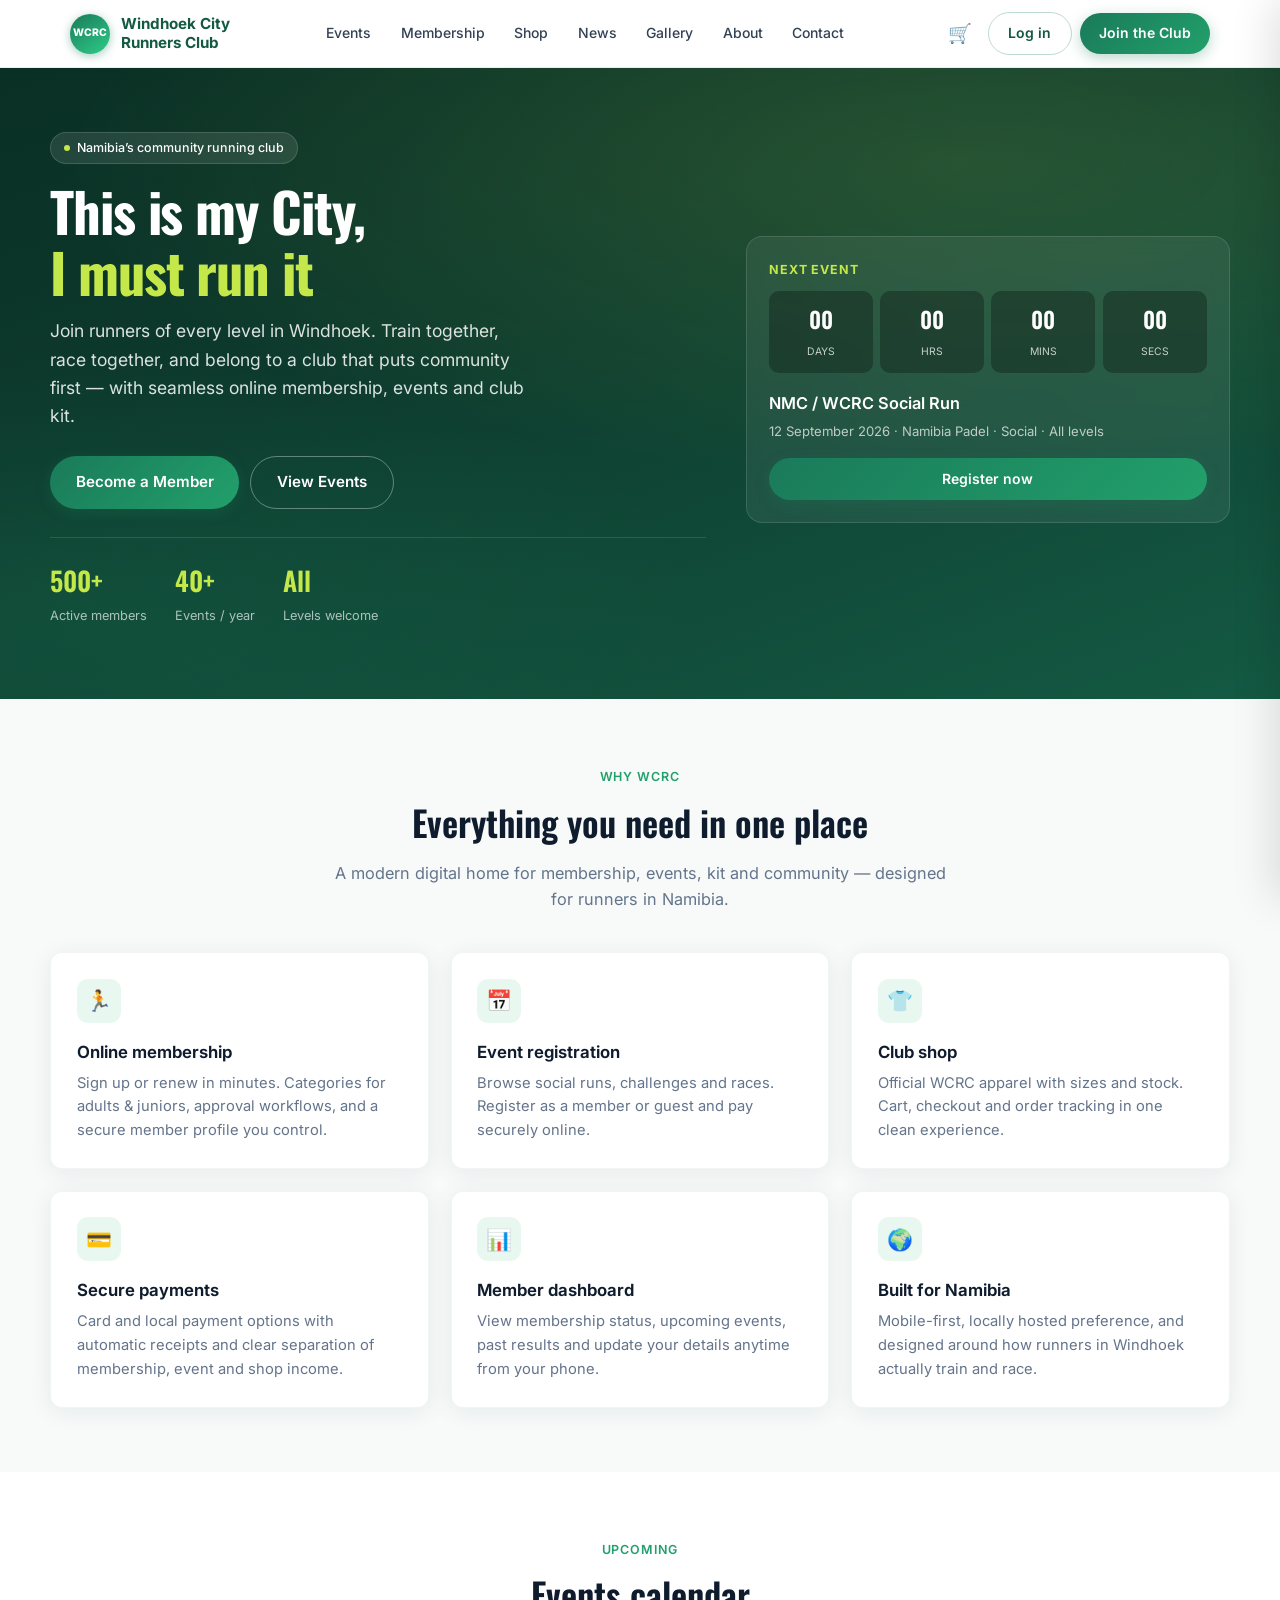
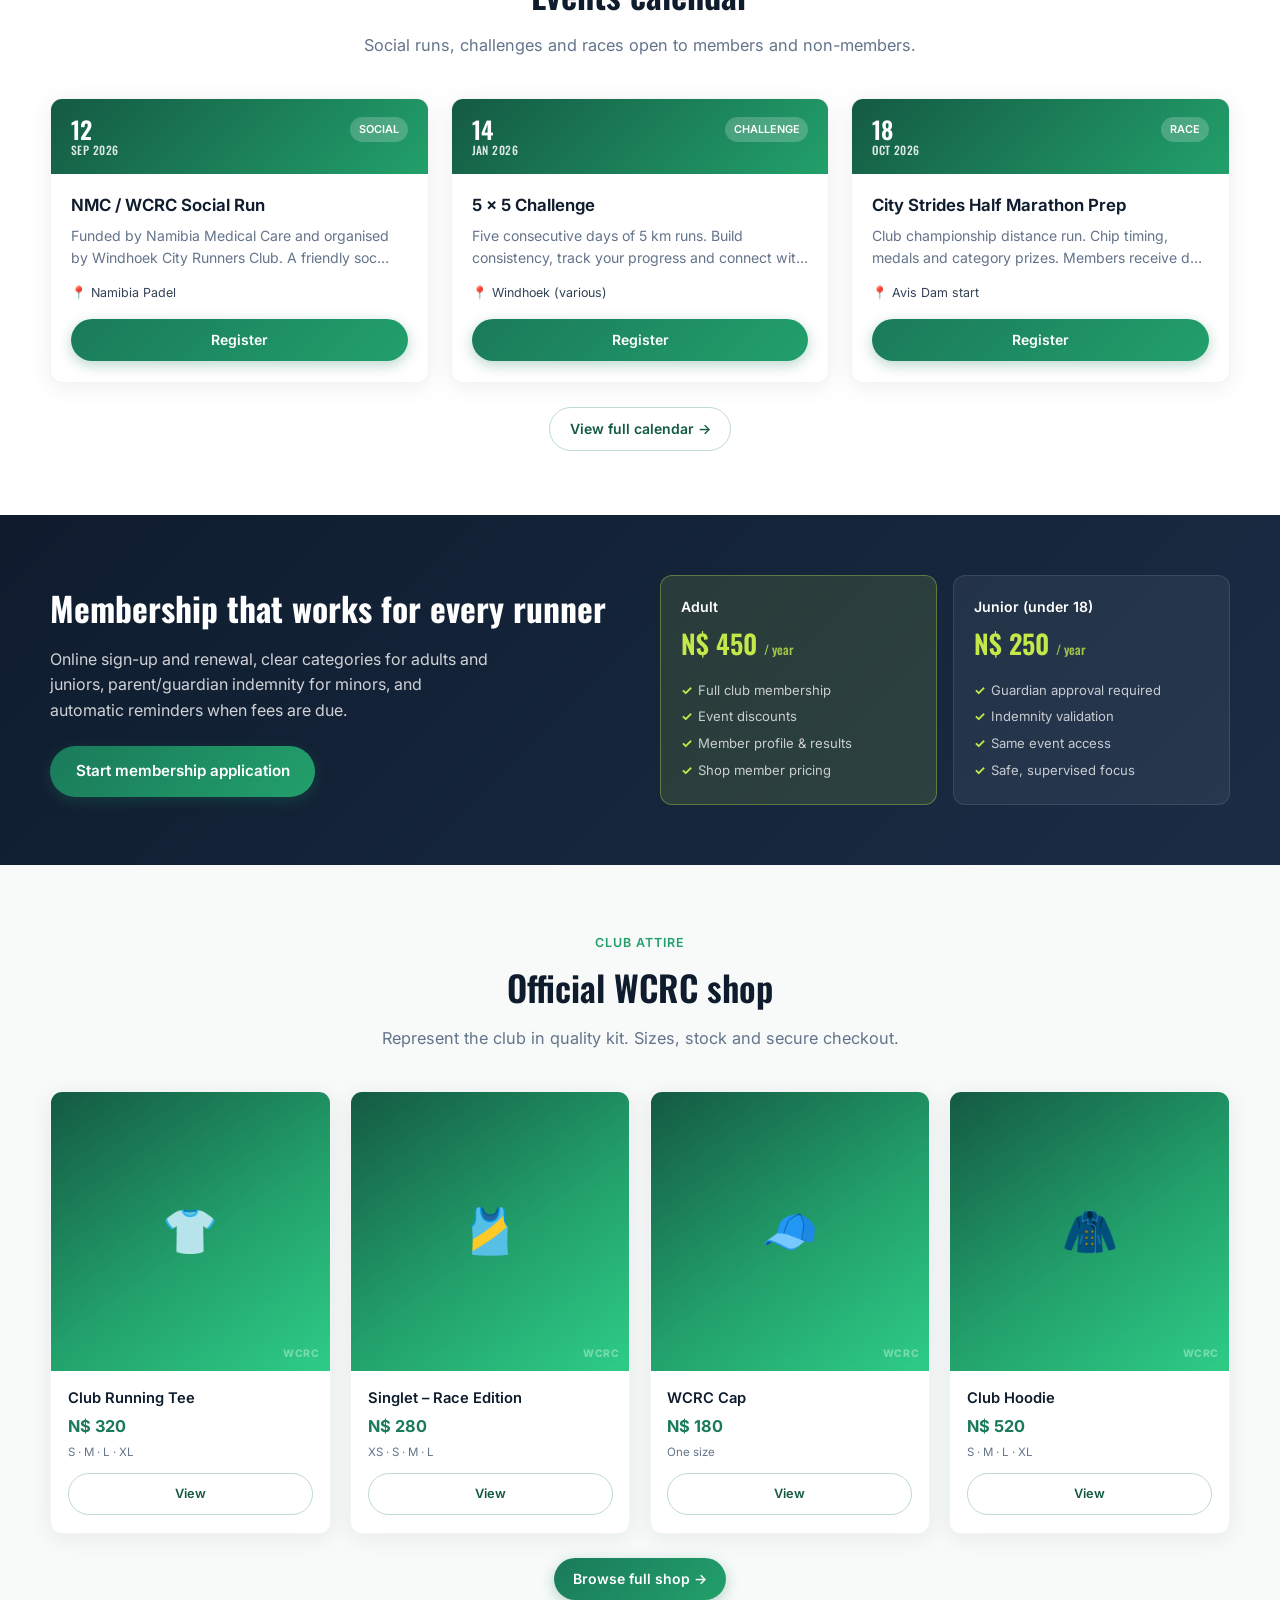
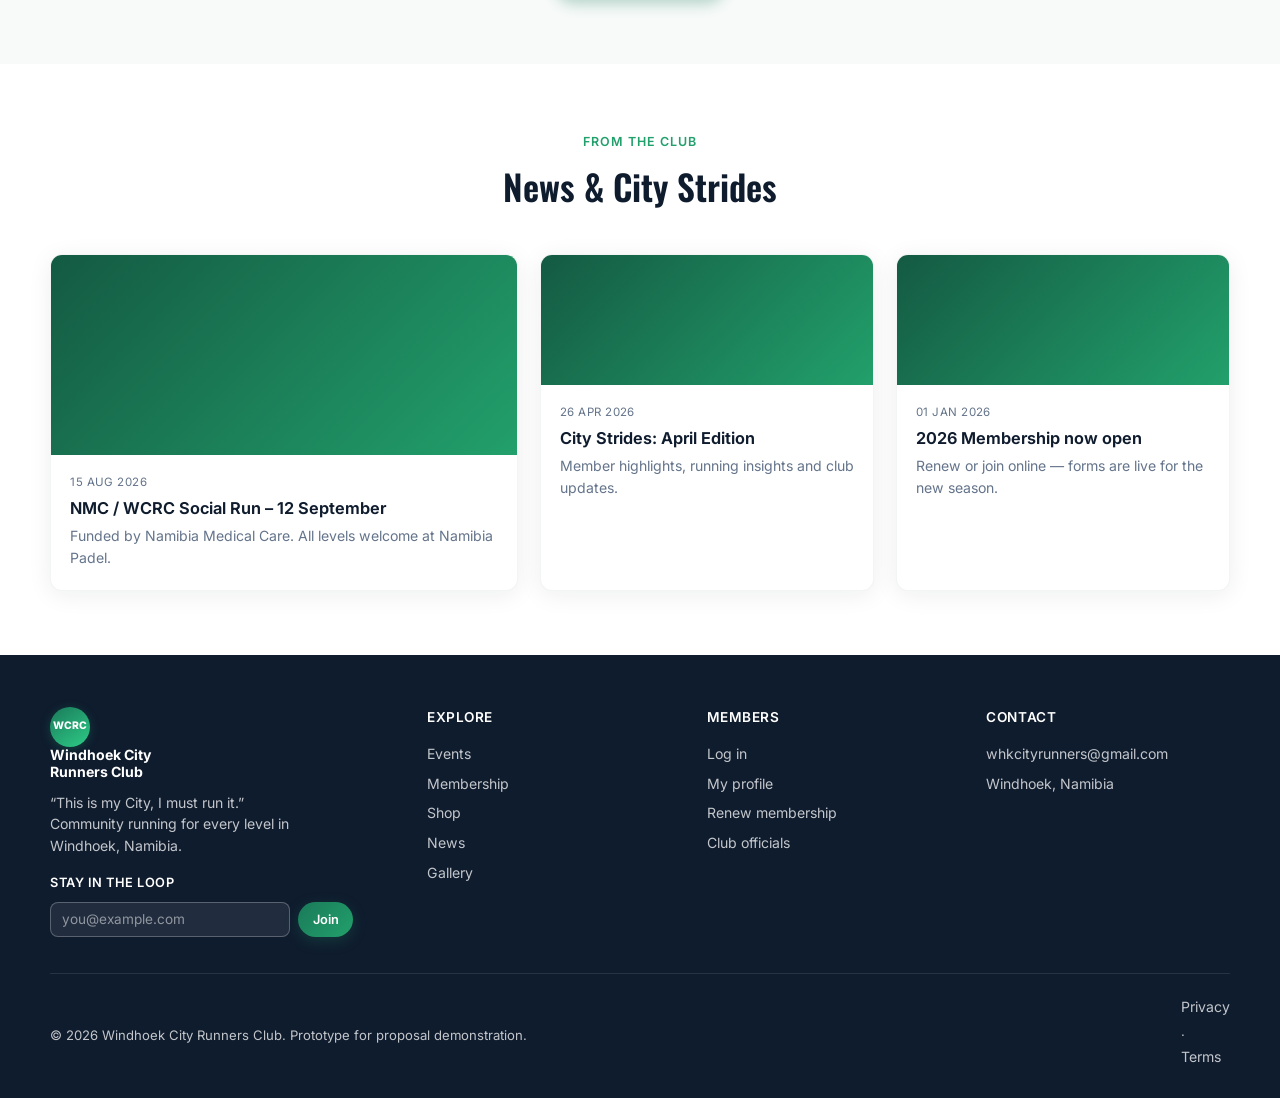
<file: wcrc-full-site/index.html>
<!DOCTYPE html>
<html lang="en">
<head>
  <meta charset="UTF-8" />
  <meta name="viewport" content="width=device-width, initial-scale=1.0" />
  <link rel="icon" type="image/svg+xml" href="data:image/svg+xml,%3Csvg xmlns='http://www.w3.org/2000/svg' viewBox='0 0 64 64'%3E%3Ccircle cx='32' cy='32' r='32' fill='%231a7a5a'/%3E%3Ctext x='32' y='42' font-family='Arial,sans-serif' font-size='28' font-weight='bold' fill='%23c4e84a' text-anchor='middle'%3EW%3C/text%3E%3C/svg%3E" />
  <title>Windhoek City Runners Club | This is my City, I must run it</title>
  <meta name="description" content="Join Windhoek City Runners Club – membership, events, club attire and community running in Namibia." />
  <link rel="preconnect" href="https://fonts.googleapis.com" />
  <link rel="preconnect" href="https://fonts.gstatic.com" crossorigin />
  <link href="https://fonts.googleapis.com/css2?family=Inter:wght@400;500;600;700;800&family=Oswald:wght@500;600;700&display=swap" rel="stylesheet" />
  <link rel="stylesheet" href="css/styles.css" />
</head>
<body>
  <header class="header">
    <div class="header-inner">
      <a href="index.html" class="logo">
        <div class="logo-mark">WCRC</div>
        <span>Windhoek City<br>Runners Club</span>
      </a>
      <nav class="nav">
        <a href="events.html">Events</a>
        <a href="membership.html">Membership</a>
        <a href="shop.html">Shop</a>
        <a href="news.html">News</a>
        <a href="gallery.html">Gallery</a>
        <a href="about.html">About</a>
        <a href="contact.html">Contact</a>
      </nav>
      <div class="header-actions">
        <button class="cart-btn" data-open-cart aria-label="Cart">🛒 <span class="cart-count">0</span></button>
        <a href="login.html" class="btn btn-ghost" data-auth="guest">Log in</a>
        <a href="dashboard.html" class="btn btn-ghost" data-auth="member" style="display:none">My account</a>
        <a href="membership.html" class="btn btn-primary" data-auth="guest">Join the Club</a>
        <button class="menu-toggle" aria-label="Menu"><span></span><span></span><span></span></button>
      </div>
    </div>
  </header>
  <div class="mobile-nav" id="mobile-nav">
    <a href="events.html">Events</a>
    <a href="membership.html">Membership</a>
    <a href="shop.html">Shop</a>
    <a href="news.html">News</a>
    <a href="gallery.html">Gallery</a>
    <a href="about.html">About</a>
    <a href="contact.html">Contact</a>
    <a href="login.html" data-auth="guest">Log in</a>
    <a href="dashboard.html" data-auth="member">My account</a>
    <a href="membership.html" class="btn btn-primary" style="margin-top:0.5rem">Join the Club</a>
  </div>

  <section class="hero">
    <div class="hero-inner">
      <div>
        <div class="hero-badge"><i></i> Namibia’s community running club</div>
        <h1>This is my City,<br><em>I must run it</em></h1>
        <p class="hero-lead">
          Join runners of every level in Windhoek. Train together, race together, and belong to a club that puts community first — with seamless online membership, events and club kit.
        </p>
        <div class="hero-ctas">
          <a href="membership.html" class="btn btn-primary btn-lg">Become a Member</a>
          <a href="events.html" class="btn btn-ghost btn-lg" style="border-color:rgba(255,255,255,0.35);color:white">View Events</a>
        </div>
        <div class="hero-stats">
          <div class="hero-stat"><strong>500+</strong><span>Active members</span></div>
          <div class="hero-stat"><strong>40+</strong><span>Events / year</span></div>
          <div class="hero-stat"><strong>All</strong><span>Levels welcome</span></div>
        </div>
      </div>
      <div class="hero-card">
        <h3>Next event</h3>
        <div class="countdown">
          <div class="countdown-item"><strong id="cd-d">19</strong><span>Days</span></div>
          <div class="countdown-item"><strong id="cd-h">06</strong><span>Hrs</span></div>
          <div class="countdown-item"><strong id="cd-m">00</strong><span>Mins</span></div>
          <div class="countdown-item"><strong id="cd-s">00</strong><span>Secs</span></div>
        </div>
        <div class="event-title">NMC / WCRC Social Run</div>
        <div class="event-meta">12 September 2026 · Namibia Padel · Social · All levels</div>
        <a href="event-detail.html?id=nmc-sep" class="btn btn-primary btn-block">Register now</a>
      </div>
    </div>
  </section>

  <section>
    <div class="section-inner">
      <div class="section-header">
        <span class="eyebrow">Why WCRC</span>
        <h2>Everything you need in one place</h2>
        <p>A modern digital home for membership, events, kit and community — designed for runners in Namibia.</p>
      </div>
      <div class="features">
        <div class="feature-card">
          <div class="feature-icon">🏃</div>
          <h3>Online membership</h3>
          <p>Sign up or renew in minutes. Categories for adults & juniors, approval workflows, and a secure member profile you control.</p>
        </div>
        <div class="feature-card">
          <div class="feature-icon">📅</div>
          <h3>Event registration</h3>
          <p>Browse social runs, challenges and races. Register as a member or guest and pay securely online.</p>
        </div>
        <div class="feature-card">
          <div class="feature-icon">👕</div>
          <h3>Club shop</h3>
          <p>Official WCRC apparel with sizes and stock. Cart, checkout and order tracking in one clean experience.</p>
        </div>
        <div class="feature-card">
          <div class="feature-icon">💳</div>
          <h3>Secure payments</h3>
          <p>Card and local payment options with automatic receipts and clear separation of membership, event and shop income.</p>
        </div>
        <div class="feature-card">
          <div class="feature-icon">📊</div>
          <h3>Member dashboard</h3>
          <p>View membership status, upcoming events, past results and update your details anytime from your phone.</p>
        </div>
        <div class="feature-card">
          <div class="feature-icon">🌍</div>
          <h3>Built for Namibia</h3>
          <p>Mobile-first, locally hosted preference, and designed around how runners in Windhoek actually train and race.</p>
        </div>
      </div>
    </div>
  </section>

  <section style="background:white">
    <div class="section-inner">
      <div class="section-header">
        <span class="eyebrow">Upcoming</span>
        <h2>Events calendar</h2>
        <p>Social runs, challenges and races open to members and non-members.</p>
      </div>
      <div class="events-grid" id="home-events"></div>
      <div class="text-center mt-2">
        <a href="events.html" class="btn btn-ghost">View full calendar →</a>
      </div>
    </div>
  </section>

  <section class="membership-band">
    <div class="membership-inner">
      <div>
        <h2>Membership that works for every runner</h2>
        <p>Online sign-up and renewal, clear categories for adults and juniors, parent/guardian indemnity for minors, and automatic reminders when fees are due.</p>
        <a href="membership.html" class="btn btn-primary btn-lg">Start membership application</a>
      </div>
      <div class="pricing-cards">
        <div class="price-card featured">
          <h4>Adult</h4>
          <div class="amount">N$ 450 <small>/ year</small></div>
          <ul>
            <li>Full club membership</li>
            <li>Event discounts</li>
            <li>Member profile & results</li>
            <li>Shop member pricing</li>
          </ul>
        </div>
        <div class="price-card">
          <h4>Junior (under 18)</h4>
          <div class="amount">N$ 250 <small>/ year</small></div>
          <ul>
            <li>Guardian approval required</li>
            <li>Indemnity validation</li>
            <li>Same event access</li>
            <li>Safe, supervised focus</li>
          </ul>
        </div>
      </div>
    </div>
  </section>

  <section>
    <div class="section-inner">
      <div class="section-header">
        <span class="eyebrow">Club attire</span>
        <h2>Official WCRC shop</h2>
        <p>Represent the club in quality kit. Sizes, stock and secure checkout.</p>
      </div>
      <div class="shop-grid" id="home-shop"></div>
      <div class="text-center mt-2">
        <a href="shop.html" class="btn btn-primary">Browse full shop →</a>
      </div>
    </div>
  </section>

  <section style="background:white">
    <div class="section-inner">
      <div class="section-header">
        <span class="eyebrow">From the club</span>
        <h2>News & City Strides</h2>
      </div>
      <div class="news-grid">
        <article class="news-card featured">
          <div class="news-img"></div>
          <div class="news-body">
            <div class="news-date">15 Aug 2026</div>
            <h3>NMC / WCRC Social Run – 12 September</h3>
            <p>Funded by Namibia Medical Care. All levels welcome at Namibia Padel.</p>
          </div>
        </article>
        <article class="news-card">
          <div class="news-img"></div>
          <div class="news-body">
            <div class="news-date">26 Apr 2026</div>
            <h3>City Strides: April Edition</h3>
            <p>Member highlights, running insights and club updates.</p>
          </div>
        </article>
        <article class="news-card">
          <div class="news-img"></div>
          <div class="news-body">
            <div class="news-date">01 Jan 2026</div>
            <h3>2026 Membership now open</h3>
            <p>Renew or join online — forms are live for the new season.</p>
          </div>
        </article>
      </div>
    </div>
  </section>

  <footer class="footer">
    <div class="footer-inner">
      <div class="footer-brand">
        <a href="index.html" class="logo" style="color:white">
          <div class="logo-mark">WCRC</div>
          <span>Windhoek City<br>Runners Club</span>
        </a>
        <p>“This is my City, I must run it.” Community running for every level in Windhoek, Namibia.</p>
        <form class="footer-newsletter" data-newsletter-form>
          <label style="display:block;color:white;font-size:0.8rem;font-weight:600;margin:1rem 0 0.5rem;text-transform:uppercase;letter-spacing:0.04em">Stay in the loop</label>
          <div style="display:flex;gap:0.5rem;max-width:280px">
            <input type="email" required placeholder="you@example.com" style="flex:1;padding:0.55rem 0.7rem;border-radius:8px;border:1px solid rgba(255,255,255,0.25);background:rgba(255,255,255,0.08);color:white;font-size:0.85rem" />
            <button type="submit" class="btn btn-primary" style="padding:0.55rem 0.9rem;font-size:0.8rem">Join</button>
          </div>
          <p class="footer-newsletter-ok hidden" style="color:var(--lime);font-size:0.78rem;margin-top:0.5rem">Thanks — you're subscribed! (prototype)</p>
        </form>
      </div>
      <div>
        <h4>Explore</h4>
        <a href="events.html">Events</a>
        <a href="membership.html">Membership</a>
        <a href="shop.html">Shop</a>
        <a href="news.html">News</a>
        <a href="gallery.html">Gallery</a>
      </div>
      <div>
        <h4>Members</h4>
        <a href="login.html">Log in</a>
        <a href="dashboard.html">My profile</a>
        <a href="membership.html">Renew membership</a>
        <a href="admin.html">Club officials</a>
      </div>
      <div>
        <h4>Contact</h4>
        <a href="mailto:whkcityrunners@gmail.com">whkcityrunners@gmail.com</a>
        <a href="contact.html">Windhoek, Namibia</a>
      </div>
    </div>
    <div class="footer-bottom">
      <span>© 2026 Windhoek City Runners Club. Prototype for proposal demonstration.</span>
      <span><a href="privacy.html">Privacy</a> · <a href="terms.html">Terms</a></span>
    </div>
  </footer>

  <!-- Cart drawer -->
  <div class="cart-overlay" id="cart-overlay"></div>
  <div class="cart-drawer" id="cart-drawer">
    <div class="cart-header">
      <h3>Your cart</h3>
      <button class="cart-close" id="cart-close">×</button>
    </div>
    <div class="cart-items" id="cart-items"></div>
    <div class="cart-footer hidden" id="cart-footer">
      <div class="cart-total"><span>Total</span><span id="cart-total-amount">N$ 0</span></div>
      <button class="btn btn-primary btn-block" id="checkout-btn">Checkout</button>
    </div>
  </div>

  <script src="js/app.js"></script>
  <script>
    WCRC.initCountdown('2026-09-12T08:00:00+02:00');
    // Home events
    document.getElementById('home-events').innerHTML = WCRC.EVENTS.slice(0, 3).map(e => `
      <article class="event-card">
        <div class="event-card-top">
          <div class="event-date">${e.displayDate.split(' ')[0]}<span>${e.displayDate.split(' ').slice(1).join(' ')}</span></div>
          <span class="event-badge">${e.type}</span>
        </div>
        <div class="event-card-body">
          <h3>${e.title}</h3>
          <p>${e.description.slice(0, 90)}…</p>
          <div class="meta"><span>📍 ${e.location}</span></div>
          <a href="event-detail.html?id=${e.id}" class="btn btn-primary">Register</a>
        </div>
      </article>
    `).join('');
    // Home shop
    document.getElementById('home-shop').innerHTML = WCRC.PRODUCTS.slice(0, 4).map(p => `
      <div class="product-card">
        <div class="product-img">${p.emoji}</div>
        <div class="product-body">
          <h3>${p.name}</h3>
          <div class="price">N$ ${p.price}</div>
          <div class="sizes">${p.sizes.join(' · ')}</div>
          <a href="shop.html" class="btn btn-ghost btn-block" style="font-size:0.8rem">View</a>
        </div>
      </div>
    `).join('');
  </script>
</body>
</html>
</file>
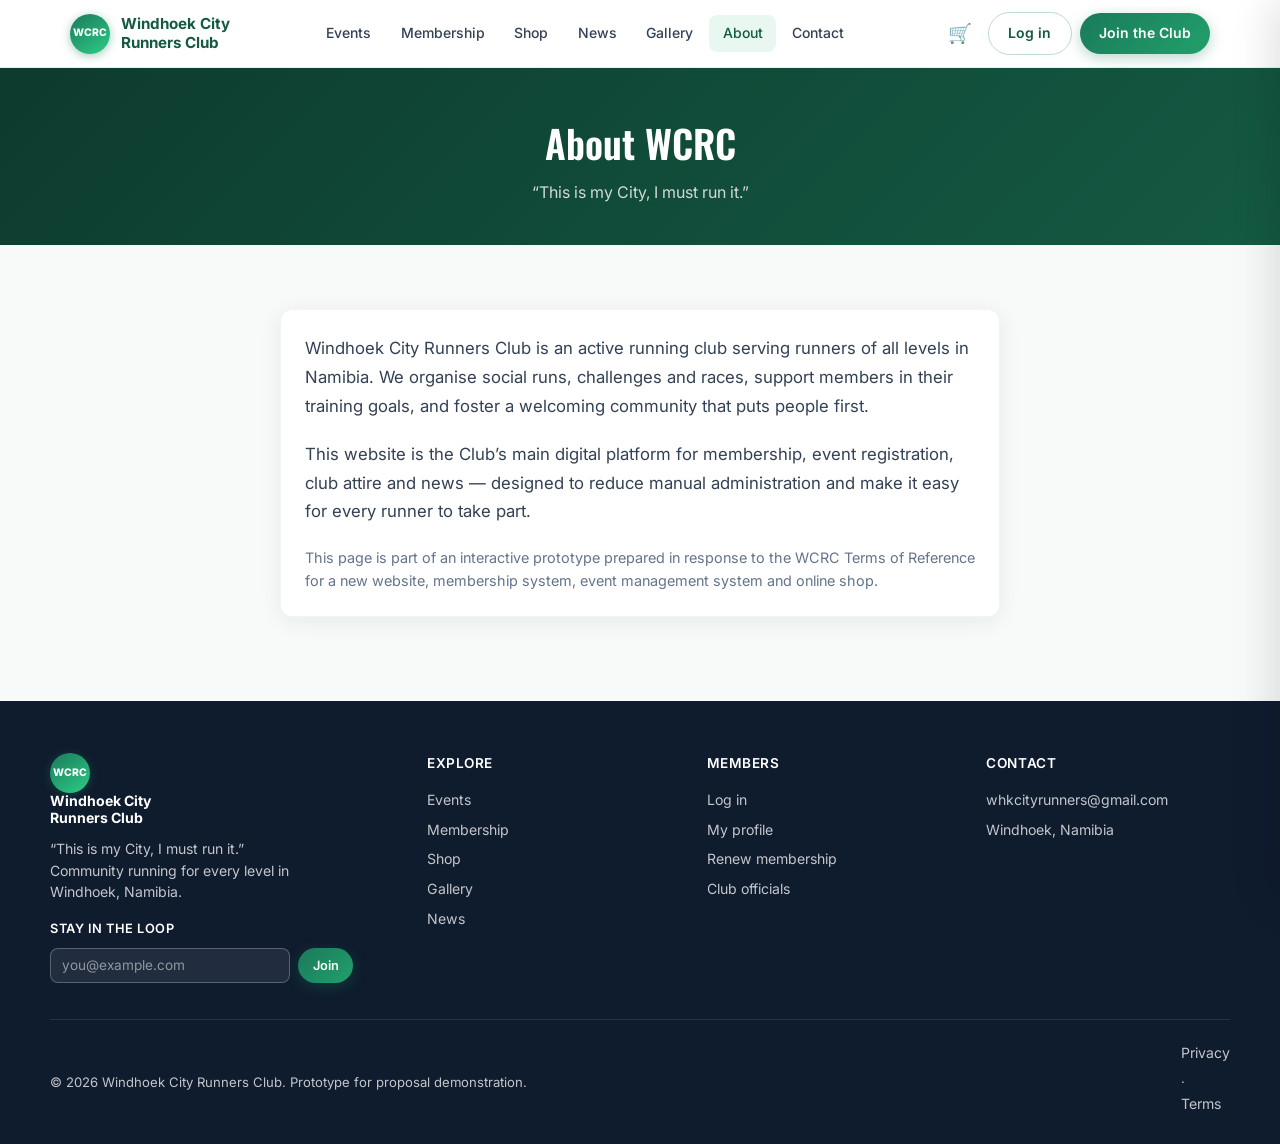
<file: wcrc-full-site/about.html>
<!DOCTYPE html>
<html lang="en">
<head>
  <meta charset="UTF-8" />
  <meta name="viewport" content="width=device-width, initial-scale=1.0" />
  <link rel="icon" type="image/svg+xml" href="data:image/svg+xml,%3Csvg xmlns='http://www.w3.org/2000/svg' viewBox='0 0 64 64'%3E%3Ccircle cx='32' cy='32' r='32' fill='%231a7a5a'/%3E%3Ctext x='32' y='42' font-family='Arial,sans-serif' font-size='28' font-weight='bold' fill='%23c4e84a' text-anchor='middle'%3EW%3C/text%3E%3C/svg%3E" />
  <title>About | Windhoek City Runners Club</title>
  <meta name="description" content="About Windhoek City Runners Club — community running for every level in Windhoek, Namibia." />
  <link href="https://fonts.googleapis.com/css2?family=Inter:wght@400;500;600;700;800&family=Oswald:wght@500;600;700&display=swap" rel="stylesheet" />
  <link rel="stylesheet" href="css/styles.css" />
</head>
<body>
  <header class="header">
    <div class="header-inner">
      <a href="index.html" class="logo"><div class="logo-mark">WCRC</div><span>Windhoek City<br>Runners Club</span></a>
      <nav class="nav">
        <a href="events.html">Events</a>
        <a href="membership.html">Membership</a>
        <a href="shop.html">Shop</a>
        <a href="news.html">News</a>
        <a href="gallery.html">Gallery</a>
        <a href="about.html" class="active">About</a>
        <a href="contact.html">Contact</a>
      </nav>
      <div class="header-actions">
        <button class="cart-btn" data-open-cart>🛒 <span class="cart-count">0</span></button>
        <a href="login.html" class="btn btn-ghost" data-auth="guest">Log in</a>
        <a href="dashboard.html" class="btn btn-ghost" data-auth="member" style="display:none">My account</a>
        <a href="membership.html" class="btn btn-primary" data-auth="guest">Join the Club</a>
        <button class="menu-toggle"><span></span><span></span><span></span></button>
      </div>
    </div>
  </header>
  <div class="mobile-nav" id="mobile-nav">
    <a href="events.html">Events</a>
    <a href="membership.html">Membership</a>
    <a href="shop.html">Shop</a>
    <a href="news.html">News</a>
    <a href="gallery.html">Gallery</a>
    <a href="about.html" class="active">About</a>
    <a href="contact.html">Contact</a>
    <a href="login.html" data-auth="guest">Log in</a>
    <a href="dashboard.html" data-auth="member">My account</a>
    <a href="membership.html" class="btn btn-primary" style="margin-top:0.5rem">Join the Club</a>
  </div>

  <div class="page-hero">
    <h1>About WCRC</h1>
    <p>“This is my City, I must run it.”</p>
  </div>

  <section>
    <div class="section-inner" style="max-width:720px">
      <div class="dash-card">
        <p style="font-size:1.05rem;line-height:1.7;color:var(--slate);margin-bottom:1.25rem">
          Windhoek City Runners Club is an active running club serving runners of all levels in Namibia.
          We organise social runs, challenges and races, support members in their training goals, and
          foster a welcoming community that puts people first.
        </p>
        <p style="font-size:1.05rem;line-height:1.7;color:var(--slate);margin-bottom:1.25rem">
          This website is the Club’s main digital platform for membership, event registration, club attire
          and news — designed to reduce manual administration and make it easy for every runner to take part.
        </p>
        <p style="font-size:0.9rem;color:var(--muted)">
          This page is part of an interactive prototype prepared in response to the WCRC Terms of Reference
          for a new website, membership system, event management system and online shop.
        </p>
      </div>
    </div>
  </section>

  <footer class="footer">
    <div class="footer-inner">
      <div class="footer-brand">
        <a href="index.html" class="logo" style="color:white"><div class="logo-mark">WCRC</div><span>Windhoek City<br>Runners Club</span></a>
        <p>“This is my City, I must run it.” Community running for every level in Windhoek, Namibia.</p>
        <form class="footer-newsletter" data-newsletter-form>
          <label style="display:block;color:white;font-size:0.8rem;font-weight:600;margin:1rem 0 0.5rem;text-transform:uppercase;letter-spacing:0.04em">Stay in the loop</label>
          <div style="display:flex;gap:0.5rem;max-width:280px">
            <input type="email" required placeholder="you@example.com" style="flex:1;padding:0.55rem 0.7rem;border-radius:8px;border:1px solid rgba(255,255,255,0.25);background:rgba(255,255,255,0.08);color:white;font-size:0.85rem" />
            <button type="submit" class="btn btn-primary" style="padding:0.55rem 0.9rem;font-size:0.8rem">Join</button>
          </div>
          <p class="footer-newsletter-ok hidden" style="color:var(--lime);font-size:0.78rem;margin-top:0.5rem">Thanks — you're subscribed! (prototype)</p>
        </form>
      </div>
      <div>
        <h4>Explore</h4>
        <a href="events.html">Events</a>
        <a href="membership.html">Membership</a>
        <a href="shop.html">Shop</a>
        <a href="gallery.html">Gallery</a>
        <a href="news.html">News</a>
      </div>
      <div>
        <h4>Members</h4>
        <a href="login.html">Log in</a>
        <a href="dashboard.html">My profile</a>
        <a href="membership.html">Renew membership</a>
        <a href="admin.html">Club officials</a>
      </div>
      <div>
        <h4>Contact</h4>
        <a href="mailto:whkcityrunners@gmail.com">whkcityrunners@gmail.com</a>
        <a href="contact.html">Windhoek, Namibia</a>
      </div>
    </div>
    <div class="footer-bottom">
      <span>© 2026 Windhoek City Runners Club. Prototype for proposal demonstration.</span>
      <span><a href="privacy.html">Privacy</a> · <a href="terms.html">Terms</a></span>
    </div>
  </footer>

  <div class="cart-overlay" id="cart-overlay"></div>
  <div class="cart-drawer" id="cart-drawer">
    <div class="cart-header"><h3>Your cart</h3><button class="cart-close" id="cart-close">×</button></div>
    <div class="cart-items" id="cart-items"></div>
    <div class="cart-footer hidden" id="cart-footer">
      <div class="cart-total"><span>Total</span><span id="cart-total-amount">N$ 0</span></div>
      <button class="btn btn-primary btn-block" id="checkout-btn">Checkout</button>
    </div>
  </div>
  <script src="js/app.js"></script>
</body>
</html>
</file>
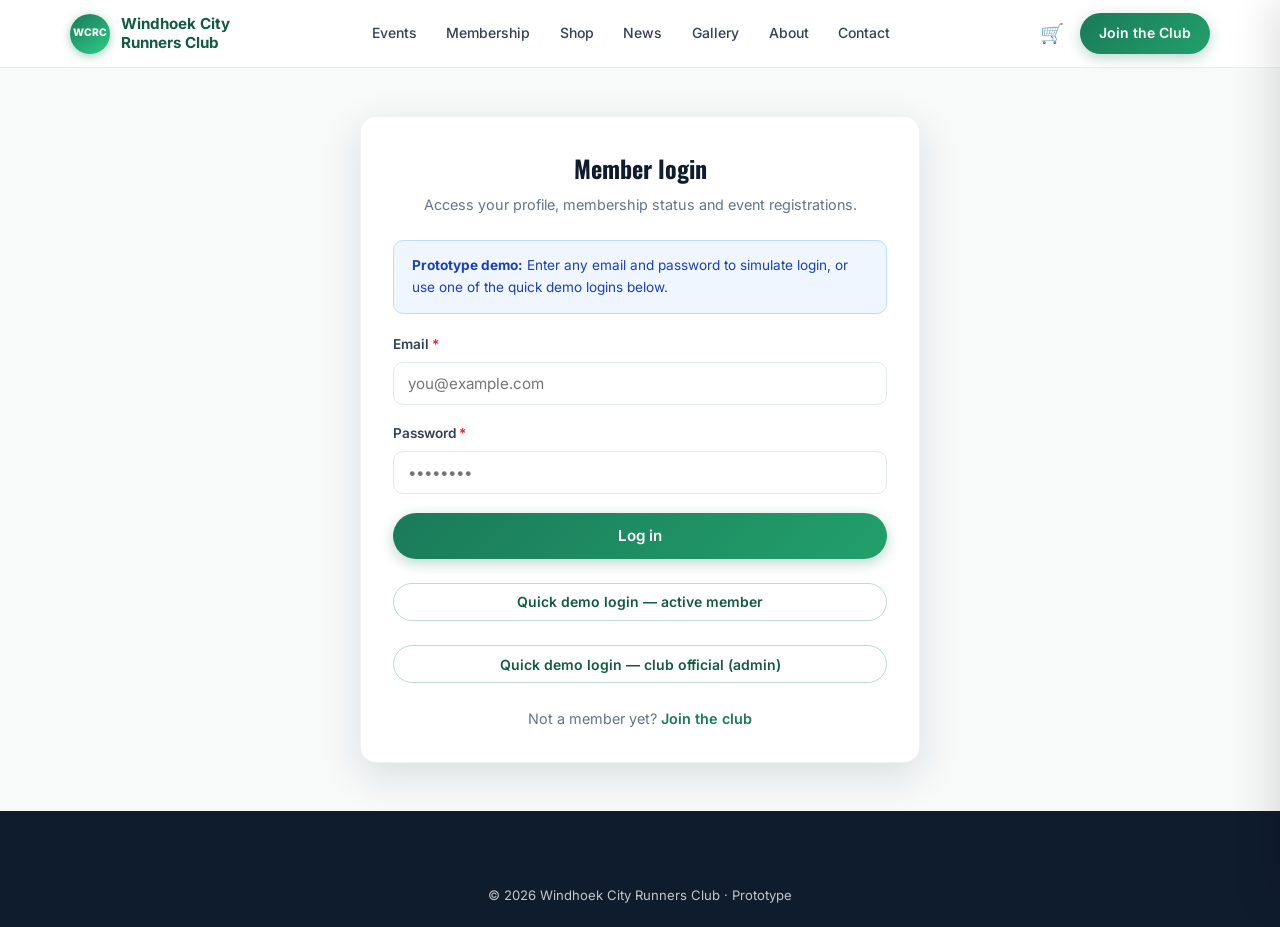
<file: wcrc-full-site/admin.html>
<!DOCTYPE html>
<html lang="en">
<head>
  <meta charset="UTF-8" />
  <meta name="viewport" content="width=device-width, initial-scale=1.0" />
  <link rel="icon" type="image/svg+xml" href="data:image/svg+xml,%3Csvg xmlns='http://www.w3.org/2000/svg' viewBox='0 0 64 64'%3E%3Ccircle cx='32' cy='32' r='32' fill='%231a7a5a'/%3E%3Ctext x='32' y='42' font-family='Arial,sans-serif' font-size='28' font-weight='bold' fill='%23c4e84a' text-anchor='middle'%3EW%3C/text%3E%3C/svg%3E" />
  <meta name="robots" content="noindex,nofollow" />
  <title>Admin Dashboard | Windhoek City Runners Club</title>
  <link href="https://fonts.googleapis.com/css2?family=Inter:wght@400;500;600;700;800&family=Oswald:wght@500;600;700&display=swap" rel="stylesheet" />
  <link rel="stylesheet" href="css/styles.css" />
  <style>
    .admin-stats {
      display: grid;
      grid-template-columns: repeat(4, 1fr);
      gap: 1rem;
      margin-bottom: 1.5rem;
    }
    .stat-box {
      background: white;
      border-radius: 12px;
      padding: 1.25rem;
      box-shadow: var(--shadow);
      border: 1px solid rgba(13,59,46,0.05);
    }
    .stat-box .num {
      font-family: 'Oswald', sans-serif;
      font-size: 1.75rem;
      font-weight: 600;
      color: var(--green-700);
    }
    .stat-box .label { font-size: 0.8rem; color: var(--muted); margin-top: 0.2rem; }
    .table-wrap { overflow-x: auto; }
    table.admin-table {
      width: 100%;
      border-collapse: collapse;
      font-size: 0.88rem;
    }
    table.admin-table th {
      text-align: left;
      padding: 0.65rem 0.75rem;
      background: var(--green-50);
      color: var(--green-800);
      font-weight: 600;
      border-bottom: 2px solid var(--green-100);
    }
    table.admin-table td {
      padding: 0.65rem 0.75rem;
      border-bottom: 1px solid #f1f5f9;
    }
    table.admin-table tr:hover td { background: #fafafa; }
    .btn-sm {
      padding: 0.3rem 0.7rem;
      font-size: 0.75rem;
    }
    @media (max-width: 800px) {
      .admin-stats { grid-template-columns: 1fr 1fr; }
    }
  </style>
</head>
<body>
  <header class="header">
    <div class="header-inner">
      <a href="index.html" class="logo"><div class="logo-mark">WCRC</div><span>Windhoek City<br>Runners Club</span></a>
      <nav class="nav">
        <a href="events.html">Events</a>
        <a href="membership.html">Membership</a>
        <a href="shop.html">Shop</a>
        <a href="admin.html" class="active">Admin</a>
      </nav>
      <div class="header-actions">
        <a href="index.html" class="btn btn-ghost">← Public site</a>
        <a href="#" class="btn btn-primary" data-logout>Log out</a>
        <button class="menu-toggle"><span></span><span></span><span></span></button>
      </div>
    </div>
  </header>
  <div class="mobile-nav" id="mobile-nav">
    <a href="admin.html" class="active">Admin</a>
    <a href="index.html">Public site</a>
    <a href="#" data-logout>Log out</a>
  </div>

  <div class="page-hero">
    <h1>Club Admin</h1>
    <p>Membership, events, orders and reports — prototype dashboard for authorised officials.</p>
  </div>

  <div class="dash-layout">
    <aside class="dash-sidebar">
      <a href="#overview" class="active" data-tab>Overview</a>
      <a href="#members" data-tab>Memberships</a>
      <a href="#events" data-tab>Events</a>
      <a href="#orders" data-tab>Shop orders</a>
      <a href="#reports" data-tab>Reports</a>
    </aside>
    <main class="dash-main">
      <div id="panel-overview">
        <div class="admin-stats">
          <div class="stat-box"><div class="num">487</div><div class="label">Active members</div></div>
          <div class="stat-box"><div class="num">23</div><div class="label">Pending approval</div></div>
          <div class="stat-box"><div class="num">8</div><div class="label">Upcoming events</div></div>
          <div class="stat-box"><div class="num">N$ 42k</div><div class="label">Month income (demo)</div></div>
        </div>
        <div class="dash-card">
          <h3>Needs attention</h3>
          <ul style="font-size:0.9rem;color:var(--slate)">
            <li style="padding:0.4rem 0" id="needs-attention-pending">• Loading pending applications…</li>
            <li style="padding:0.4rem 0">• NMC Social Run (12 Sep) — 86 registered, 12 unpaid</li>
            <li style="padding:0.4rem 0">• 3 shop orders ready for collection / dispatch</li>
            <li style="padding:0.4rem 0">• 11 memberships due to lapse within 14 days</li>
          </ul>
        </div>
        <div class="dash-card">
          <h3>Income streams (demo month)</h3>
          <div class="table-wrap">
            <table class="admin-table">
              <thead><tr><th>Stream</th><th>Count</th><th>Amount (NAD)</th></tr></thead>
              <tbody>
                <tr><td>Membership fees</td><td>38</td><td>15,200</td></tr>
                <tr><td>Event fees</td><td>124</td><td>18,640</td></tr>
                <tr><td>Shop / attire</td><td>27</td><td>8,410</td></tr>
                <tr><td><strong>Total</strong></td><td></td><td><strong>42,250</strong></td></tr>
              </tbody>
            </table>
          </div>
          <p style="font-size:0.8rem;color:var(--muted);margin-top:0.75rem">Exportable itemised reports available in the live system for reconciliation.</p>
        </div>
      </div>

      <div id="panel-members" class="hidden">
        <div class="dash-card">
          <h3>Membership applications & status</h3>
          <div class="alert alert-info" style="font-size:0.85rem">
            This table is live: applications submitted via the public <a href="membership.html" style="color:#1e40af;font-weight:600">Membership</a> form appear here automatically. Approve or reject them below — in this single-browser prototype, the applicant's own dashboard status updates immediately too.
          </div>
          <div class="table-wrap">
            <table class="admin-table">
              <thead>
                <tr><th>Name</th><th>Type</th><th>Status</th><th>Applied</th><th>Actions</th></tr>
              </thead>
              <tbody id="admin-members-rows"></tbody>
            </table>
          </div>
          <p style="font-size:0.85rem;color:var(--muted);margin-top:1rem">Live system supports full search, filters by category/status, bulk export and suspension of lapsed profiles.</p>
        </div>
      </div>

      <div id="panel-events" class="hidden">
        <div class="dash-card">
          <h3>Event management</h3>
          <div class="table-wrap">
            <table class="admin-table">
              <thead>
                <tr><th>Event</th><th>Date</th><th>Registered</th><th>Paid</th><th>Actions</th></tr>
              </thead>
              <tbody id="admin-events-rows"></tbody>
            </table>
          </div>
          <button class="btn btn-primary" style="margin-top:1rem">+ Create new event</button>
        </div>
        <div class="dash-card">
          <h3>Bulk communication</h3>
          <p style="font-size:0.9rem;color:var(--muted);margin-bottom:0.75rem">Send message to registered runners for a selected event (email / SMS in live system).</p>
          <textarea rows="3" style="width:100%;padding:0.7rem;border-radius:10px;border:1.5px solid #e2e8f0;margin-bottom:0.75rem" placeholder="Message to all registered runners…"></textarea>
          <button class="btn btn-primary">Send bulk message</button>
        </div>
      </div>

      <div id="panel-orders" class="hidden">
        <div class="dash-card">
          <h3>Shop orders</h3>
          <div class="table-wrap">
            <table class="admin-table">
              <thead>
                <tr><th>Order</th><th>Customer</th><th>Items</th><th>Total</th><th>Status</th><th>Actions</th></tr>
              </thead>
              <tbody>
                <tr>
                  <td>#1042</td><td>Anna N.</td><td>Tee (M), Cap</td><td>N$ 500</td>
                  <td><span class="status-badge status-pending">Paid – pack</span></td>
                  <td><button class="btn btn-primary btn-sm">Mark collected</button></td>
                </tr>
                <tr>
                  <td>#1041</td><td>Guest</td><td>Hoodie (L)</td><td>N$ 520</td>
                  <td><span class="status-badge status-active">Collected</span></td>
                  <td><button class="btn btn-ghost btn-sm">View</button></td>
                </tr>
                <tr>
                  <td>#1039</td><td>John S.</td><td>Singlet (S)</td><td>N$ 280</td>
                  <td><span class="status-badge status-pending">Paid – pack</span></td>
                  <td><button class="btn btn-primary btn-sm">Mark collected</button></td>
                </tr>
              </tbody>
            </table>
          </div>
        </div>
      </div>

      <div id="panel-reports" class="hidden">
        <div class="dash-card">
          <h3>Reports & exports</h3>
          <p style="font-size:0.9rem;color:var(--muted);margin-bottom:1rem">Generate exportable reports for financial reconciliation (CSV / Excel in live system).</p>
          <div style="display:flex;flex-wrap:wrap;gap:0.6rem">
            <button class="btn btn-ghost">Active members</button>
            <button class="btn btn-ghost">Lapsed / expired</button>
            <button class="btn btn-ghost">Members by category</button>
            <button class="btn btn-ghost">Event registrations</button>
            <button class="btn btn-ghost">Payment reconciliation</button>
            <button class="btn btn-ghost">Income by stream</button>
          </div>
          <p style="font-size:0.85rem;color:var(--muted);margin-top:1.25rem">
            Prototype only — buttons illustrate the admin capabilities required by the ToR (membership reports, event reports by distance/age/gender/status, itemised payment exports).
          </p>
        </div>
      </div>
    </main>
  </div>

  <footer class="footer">
    <div class="footer-bottom" style="border:none;justify-content:center">
      <span>© 2026 Windhoek City Runners Club · Admin prototype · Role-based access in live system</span>
    </div>
  </footer>

  <script src="js/app.js"></script>
  <script>
    // Role-gated access: only club officials (role === 'admin') may view this panel.
    const currentUser = WCRC.getUser();
    if (!currentUser || currentUser.role !== 'admin') {
      window.location.href = 'login.html?redirect=admin';
    }

    document.getElementById('admin-events-rows').innerHTML = WCRC.EVENTS.map(e => `
      <tr>
        <td>${e.title}</td>
        <td>${e.displayDate}</td>
        <td>${Math.floor(40 + Math.random()*80)}</td>
        <td>${Math.floor(30 + Math.random()*60)}</td>
        <td>
          <button class="btn btn-ghost btn-sm">Edit</button>
          <button class="btn btn-ghost btn-sm">Message</button>
        </td>
      </tr>
    `).join('');

    // ---------- Live membership applications table ----------
    const typeLabel = { adult: 'Adult', junior: 'Junior', renewal: 'Renewal' };
    const statusLabel = {
      pending: { cls: 'status-pending', text: 'Pending' },
      active: { cls: 'status-active', text: 'Active' },
      lapsed: { cls: 'status-lapsed', text: 'Lapsed' },
      rejected: { cls: 'status-lapsed', text: 'Rejected' }
    };
    function renderMembers() {
      const apps = WCRC.getApplications();
      const rows = document.getElementById('admin-members-rows');
      rows.innerHTML = apps.map(a => {
        const s = statusLabel[a.status] || statusLabel.pending;
        const name = a.firstName + ' ' + a.lastName + (a.type === 'junior' ? ' (Junior)' : '');
        const badgeText = (a.status === 'pending' && a.indemnity) ? s.text + ' + indemnity' : s.text;
        let actions = '';
        if (a.status === 'pending') {
          actions = `<button class="btn btn-primary btn-sm" data-approve="${a.id}">Approve</button> <button class="btn btn-ghost btn-sm" data-reject="${a.id}">Reject</button>`;
        } else if (a.status === 'lapsed') {
          actions = `<button class="btn btn-ghost btn-sm" data-remind="${a.id}">Remind</button>`;
        } else {
          actions = `<button class="btn btn-ghost btn-sm" data-view="${a.id}">View</button>`;
        }
        return `
          <tr>
            <td>${name}</td>
            <td>${typeLabel[a.type] || a.type}</td>
            <td><span class="status-badge ${s.cls}">${badgeText}</span></td>
            <td>${a.appliedAt || '—'}</td>
            <td>${actions}</td>
          </tr>`;
      }).join('');

      const pendingCount = apps.filter(a => a.status === 'pending').length;
      const indemnityCount = apps.filter(a => a.status === 'pending' && a.indemnity).length;
      document.getElementById('needs-attention-pending').textContent =
        `• ${pendingCount} membership application${pendingCount === 1 ? '' : 's'} awaiting approval (including ${indemnityCount} junior with indemnity)`;

      rows.querySelectorAll('[data-approve]').forEach(btn => btn.addEventListener('click', () => {
        WCRC.updateApplicationStatus(btn.dataset.approve, 'active');
        renderMembers();
      }));
      rows.querySelectorAll('[data-reject]').forEach(btn => btn.addEventListener('click', () => {
        WCRC.updateApplicationStatus(btn.dataset.reject, 'rejected');
        renderMembers();
      }));
      rows.querySelectorAll('[data-remind],[data-view]').forEach(btn => btn.addEventListener('click', () => {
        alert('Prototype: this would trigger an email/SMS reminder or open the member record in the live system.');
      }));
    }
    renderMembers();

    document.querySelectorAll('[data-tab]').forEach(tab => {
      tab.addEventListener('click', (e) => {
        e.preventDefault();
        document.querySelectorAll('[data-tab]').forEach(t => t.classList.remove('active'));
        tab.classList.add('active');
        const id = tab.getAttribute('href').slice(1);
        ['overview','members','events','orders','reports'].forEach(p => {
          document.getElementById('panel-' + p).classList.toggle('hidden', p !== id);
        });
      });
    });
  </script>
</body>
</html>
</file>
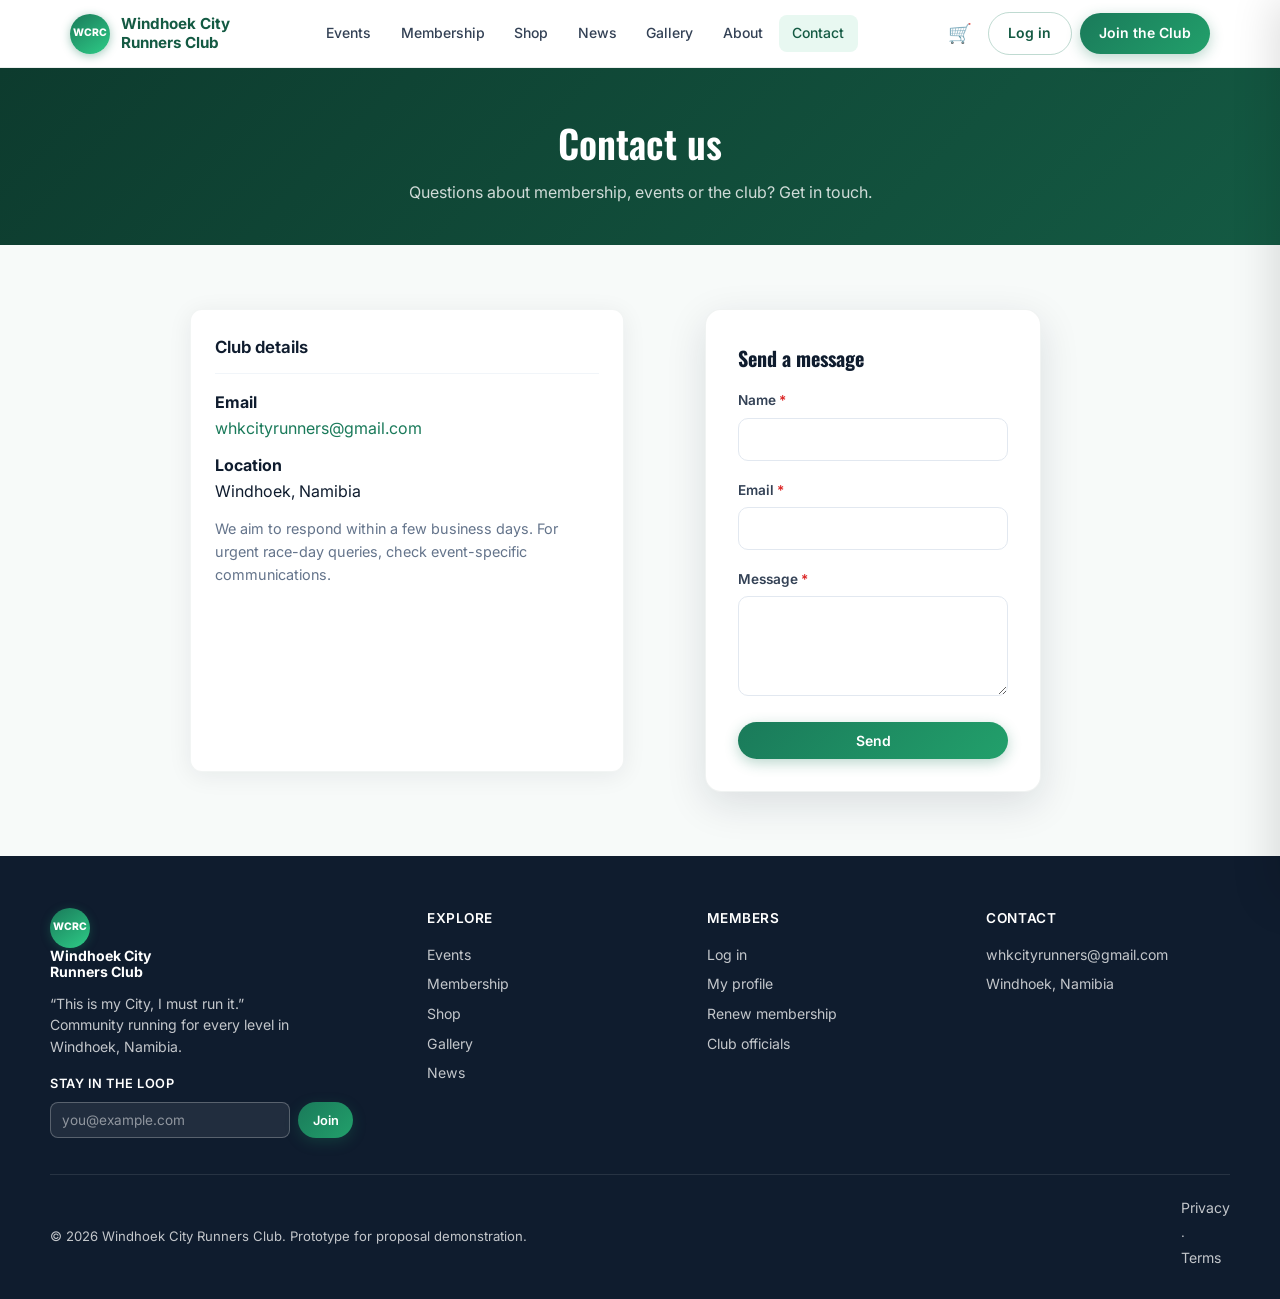
<file: wcrc-full-site/contact.html>
<!DOCTYPE html>
<html lang="en">
<head>
  <meta charset="UTF-8" />
  <meta name="viewport" content="width=device-width, initial-scale=1.0" />
  <link rel="icon" type="image/svg+xml" href="data:image/svg+xml,%3Csvg xmlns='http://www.w3.org/2000/svg' viewBox='0 0 64 64'%3E%3Ccircle cx='32' cy='32' r='32' fill='%231a7a5a'/%3E%3Ctext x='32' y='42' font-family='Arial,sans-serif' font-size='28' font-weight='bold' fill='%23c4e84a' text-anchor='middle'%3EW%3C/text%3E%3C/svg%3E" />
  <title>Contact | Windhoek City Runners Club</title>
  <meta name="description" content="Contact Windhoek City Runners Club — membership, events and general enquiries." />
  <link href="https://fonts.googleapis.com/css2?family=Inter:wght@400;500;600;700;800&family=Oswald:wght@500;600;700&display=swap" rel="stylesheet" />
  <link rel="stylesheet" href="css/styles.css" />
</head>
<body>
  <header class="header">
    <div class="header-inner">
      <a href="index.html" class="logo"><div class="logo-mark">WCRC</div><span>Windhoek City<br>Runners Club</span></a>
      <nav class="nav">
        <a href="events.html">Events</a>
        <a href="membership.html">Membership</a>
        <a href="shop.html">Shop</a>
        <a href="news.html">News</a>
        <a href="gallery.html">Gallery</a>
        <a href="about.html">About</a>
        <a href="contact.html" class="active">Contact</a>
      </nav>
      <div class="header-actions">
        <button class="cart-btn" data-open-cart>🛒 <span class="cart-count">0</span></button>
        <a href="login.html" class="btn btn-ghost" data-auth="guest">Log in</a>
        <a href="dashboard.html" class="btn btn-ghost" data-auth="member" style="display:none">My account</a>
        <a href="membership.html" class="btn btn-primary" data-auth="guest">Join the Club</a>
        <button class="menu-toggle"><span></span><span></span><span></span></button>
      </div>
    </div>
  </header>
  <div class="mobile-nav" id="mobile-nav">
    <a href="events.html">Events</a>
    <a href="membership.html">Membership</a>
    <a href="shop.html">Shop</a>
    <a href="news.html">News</a>
    <a href="gallery.html">Gallery</a>
    <a href="about.html">About</a>
    <a href="contact.html" class="active">Contact</a>
    <a href="login.html" data-auth="guest">Log in</a>
    <a href="dashboard.html" data-auth="member">My account</a>
    <a href="membership.html" class="btn btn-primary" style="margin-top:0.5rem">Join the Club</a>
  </div>

  <div class="page-hero">
    <h1>Contact us</h1>
    <p>Questions about membership, events or the club? Get in touch.</p>
  </div>

  <section>
    <div class="section-inner" style="display:grid;grid-template-columns:1fr 1fr;gap:2rem;max-width:900px;margin:0 auto">
      <div class="dash-card">
        <h3>Club details</h3>
        <p style="margin-bottom:0.75rem"><strong>Email</strong><br><a href="mailto:whkcityrunners@gmail.com" style="color:var(--green-700)">whkcityrunners@gmail.com</a></p>
        <p style="margin-bottom:0.75rem"><strong>Location</strong><br>Windhoek, Namibia</p>
        <p style="color:var(--muted);font-size:0.9rem">We aim to respond within a few business days. For urgent race-day queries, check event-specific communications.</p>
      </div>
      <div class="form-card" style="max-width:none">
        <h2 style="font-family:'Oswald',sans-serif;font-size:1.25rem;margin-bottom:1rem">Send a message</h2>
        <div id="contact-ok" class="alert alert-success hidden">Message sent (prototype). In production this would email the club committee.</div>
        <form id="contact-form">
          <div class="form-group">
            <label>Name <span class="req">*</span></label>
            <input type="text" name="name" required />
          </div>
          <div class="form-group">
            <label>Email <span class="req">*</span></label>
            <input type="email" name="email" required />
          </div>
          <div class="form-group">
            <label>Message <span class="req">*</span></label>
            <textarea name="message" rows="4" required></textarea>
          </div>
          <button type="submit" class="btn btn-primary btn-block">Send</button>
        </form>
      </div>
    </div>
  </section>

  <footer class="footer">
    <div class="footer-inner">
      <div class="footer-brand">
        <a href="index.html" class="logo" style="color:white"><div class="logo-mark">WCRC</div><span>Windhoek City<br>Runners Club</span></a>
        <p>“This is my City, I must run it.” Community running for every level in Windhoek, Namibia.</p>
        <form class="footer-newsletter" data-newsletter-form>
          <label style="display:block;color:white;font-size:0.8rem;font-weight:600;margin:1rem 0 0.5rem;text-transform:uppercase;letter-spacing:0.04em">Stay in the loop</label>
          <div style="display:flex;gap:0.5rem;max-width:280px">
            <input type="email" required placeholder="you@example.com" style="flex:1;padding:0.55rem 0.7rem;border-radius:8px;border:1px solid rgba(255,255,255,0.25);background:rgba(255,255,255,0.08);color:white;font-size:0.85rem" />
            <button type="submit" class="btn btn-primary" style="padding:0.55rem 0.9rem;font-size:0.8rem">Join</button>
          </div>
          <p class="footer-newsletter-ok hidden" style="color:var(--lime);font-size:0.78rem;margin-top:0.5rem">Thanks — you're subscribed! (prototype)</p>
        </form>
      </div>
      <div>
        <h4>Explore</h4>
        <a href="events.html">Events</a>
        <a href="membership.html">Membership</a>
        <a href="shop.html">Shop</a>
        <a href="gallery.html">Gallery</a>
        <a href="news.html">News</a>
      </div>
      <div>
        <h4>Members</h4>
        <a href="login.html">Log in</a>
        <a href="dashboard.html">My profile</a>
        <a href="membership.html">Renew membership</a>
        <a href="admin.html">Club officials</a>
      </div>
      <div>
        <h4>Contact</h4>
        <a href="mailto:whkcityrunners@gmail.com">whkcityrunners@gmail.com</a>
        <a href="contact.html">Windhoek, Namibia</a>
      </div>
    </div>
    <div class="footer-bottom">
      <span>© 2026 Windhoek City Runners Club. Prototype for proposal demonstration.</span>
      <span><a href="privacy.html">Privacy</a> · <a href="terms.html">Terms</a></span>
    </div>
  </footer>

  <div class="cart-overlay" id="cart-overlay"></div>
  <div class="cart-drawer" id="cart-drawer">
    <div class="cart-header"><h3>Your cart</h3><button class="cart-close" id="cart-close">×</button></div>
    <div class="cart-items" id="cart-items"></div>
    <div class="cart-footer hidden" id="cart-footer">
      <div class="cart-total"><span>Total</span><span id="cart-total-amount">N$ 0</span></div>
      <button class="btn btn-primary btn-block" id="checkout-btn">Checkout</button>
    </div>
  </div>
  <script src="js/app.js"></script>
  <script>
    document.getElementById('contact-form').addEventListener('submit', (e) => {
      e.preventDefault();
      if (!WCRC.validateForm(e.target)) return;
      e.target.classList.add('hidden');
      document.getElementById('contact-ok').classList.remove('hidden');
    });
  </script>
</body>
</html>
</file>
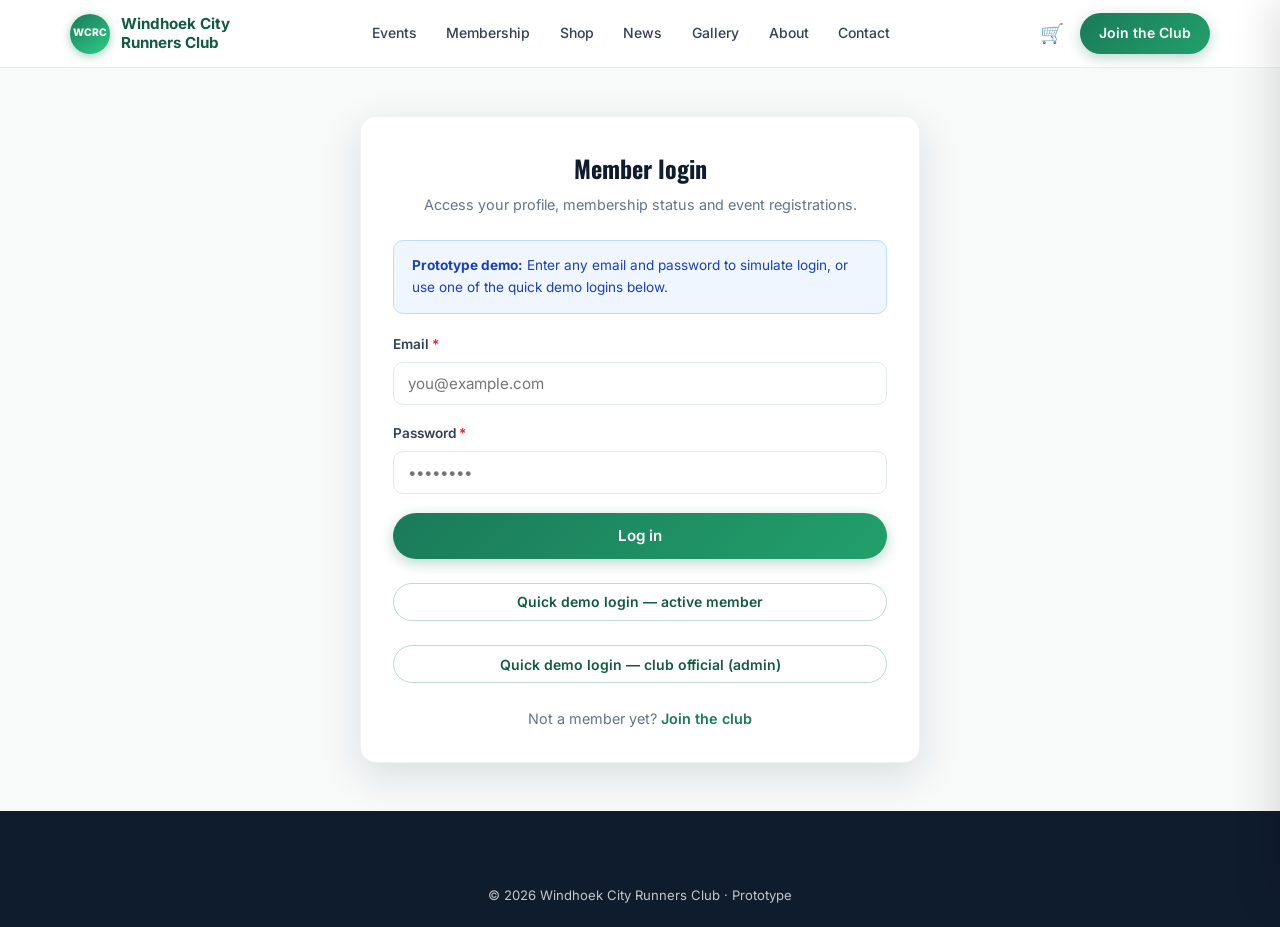
<file: wcrc-full-site/dashboard.html>
<!DOCTYPE html>
<html lang="en">
<head>
  <meta charset="UTF-8" />
  <meta name="viewport" content="width=device-width, initial-scale=1.0" />
  <link rel="icon" type="image/svg+xml" href="data:image/svg+xml,%3Csvg xmlns='http://www.w3.org/2000/svg' viewBox='0 0 64 64'%3E%3Ccircle cx='32' cy='32' r='32' fill='%231a7a5a'/%3E%3Ctext x='32' y='42' font-family='Arial,sans-serif' font-size='28' font-weight='bold' fill='%23c4e84a' text-anchor='middle'%3EW%3C/text%3E%3C/svg%3E" />
  <meta name="robots" content="noindex,nofollow" />
  <title>My account | Windhoek City Runners Club</title>
  <link href="https://fonts.googleapis.com/css2?family=Inter:wght@400;500;600;700;800&family=Oswald:wght@500;600;700&display=swap" rel="stylesheet" />
  <link rel="stylesheet" href="css/styles.css" />
</head>
<body>
  <header class="header">
    <div class="header-inner">
      <a href="index.html" class="logo"><div class="logo-mark">WCRC</div><span>Windhoek City<br>Runners Club</span></a>
      <nav class="nav">
        <a href="events.html">Events</a>
        <a href="membership.html">Membership</a>
        <a href="shop.html">Shop</a>
        <a href="news.html">News</a>
        <a href="gallery.html">Gallery</a>
        <a href="about.html">About</a>
        <a href="contact.html">Contact</a>
      </nav>
      <div class="header-actions">
        <button class="cart-btn" data-open-cart>🛒 <span class="cart-count">0</span></button>
        <a href="dashboard.html" class="btn btn-ghost">My account</a>
        <a href="#" class="btn btn-primary" data-logout>Log out</a>
        <button class="menu-toggle"><span></span><span></span><span></span></button>
      </div>
    </div>
  </header>
  <div class="mobile-nav" id="mobile-nav">
    <a href="events.html">Events</a>
    <a href="membership.html">Membership</a>
    <a href="shop.html">Shop</a>
    <a href="dashboard.html" class="active">My account</a>
    <a href="#" data-logout>Log out</a>
  </div>

  <div class="page-hero">
    <h1>Welcome, <span data-user-name>Member</span></h1>
    <p>Your membership, events and profile in one place.</p>
  </div>

  <div class="dash-layout" id="dash">
    <aside class="dash-sidebar">
      <a href="#overview" class="active" data-tab>Overview</a>
      <a href="#profile" data-tab>Profile</a>
      <a href="#events" data-tab>My events</a>
      <a href="#membership" data-tab>Membership</a>
    </aside>
    <main class="dash-main">
      <div id="panel-overview">
        <div class="dash-card">
          <h3>Membership status</h3>
          <p style="margin-bottom:0.75rem">
            <span class="status-badge" id="status-badge">—</span>
            <span id="member-num" style="margin-left:0.75rem;font-size:0.9rem;color:var(--muted)"></span>
          </p>
          <p id="status-msg" style="color:var(--muted);font-size:0.9rem"></p>
        </div>
        <div class="dash-card">
          <h3>Quick actions</h3>
          <div style="display:flex;flex-wrap:wrap;gap:0.6rem">
            <a href="events.html" class="btn btn-primary">Browse events</a>
            <a href="shop.html" class="btn btn-ghost">Shop kit</a>
            <a href="membership.html" class="btn btn-ghost">Renew</a>
          </div>
        </div>
      </div>

      <div id="panel-profile" class="hidden">
        <div class="dash-card">
          <h3>Your details</h3>
          <div id="profile-fields" style="display:grid;gap:0.75rem;font-size:0.95rem"></div>
          <p style="margin-top:1rem;font-size:0.85rem;color:var(--muted)">In the live system you can edit these fields and save changes.</p>
        </div>
      </div>

      <div id="panel-events" class="hidden">
        <div class="dash-card">
          <h3>Event registrations</h3>
          <div id="my-events"></div>
        </div>
      </div>

      <div id="panel-membership" class="hidden">
        <div class="dash-card">
          <h3>Membership</h3>
          <div id="mem-details"></div>
          <a href="membership.html" class="btn btn-primary" style="margin-top:1rem">Renew / re-apply</a>
        </div>
      </div>
    </main>
  </div>

  <footer class="footer">
    <div class="footer-bottom" style="border:none;justify-content:center"><span>© 2026 Windhoek City Runners Club · Prototype</span></div>
  </footer>

  <div class="cart-overlay" id="cart-overlay"></div>
  <div class="cart-drawer" id="cart-drawer">
    <div class="cart-header"><h3>Your cart</h3><button class="cart-close" id="cart-close">×</button></div>
    <div class="cart-items" id="cart-items"></div>
    <div class="cart-footer hidden" id="cart-footer">
      <div class="cart-total"><span>Total</span><span id="cart-total-amount">N$ 0</span></div>
      <button class="btn btn-primary btn-block" id="checkout-btn">Checkout</button>
    </div>
  </div>

  <script src="js/app.js"></script>
  <script>
    const user = WCRC.getUser();
    if (!user) {
      window.location.href = 'login.html';
    } else {
      const badge = document.getElementById('status-badge');
      const statusMap = {
        active: { cls: 'status-active', label: 'Active', msg: 'Your membership is active. Enjoy events and member benefits.' },
        pending: { cls: 'status-pending', label: 'Pending approval', msg: 'Your application is with club officials. You will be notified once activated.' },
        lapsed: { cls: 'status-lapsed', label: 'Lapsed', msg: 'Membership has lapsed. Please renew to restore access.' },
        rejected: { cls: 'status-lapsed', label: 'Not approved', msg: 'Your application was not approved. Please contact the club committee or re-apply with updated details.' }
      };
      const s = statusMap[user.status] || statusMap.pending;
      badge.className = 'status-badge ' + s.cls;
      badge.textContent = s.label;
      document.getElementById('status-msg').textContent = s.msg;
      document.getElementById('member-num').textContent = user.memberNumber ? 'No. ' + user.memberNumber : '';

      document.getElementById('profile-fields').innerHTML = `
        <div><strong>Name:</strong> ${user.firstName} ${user.lastName || ''}</div>
        <div><strong>Email:</strong> ${user.email}</div>
        <div><strong>Phone:</strong> ${user.phone || '—'}</div>
        <div><strong>Type:</strong> ${user.membershipType || '—'}</div>
      `;

      document.getElementById('mem-details').innerHTML = `
        <p><strong>Status:</strong> ${s.label}</p>
        <p><strong>Type:</strong> ${user.membershipType || '—'}</p>
        <p><strong>Member number:</strong> ${user.memberNumber || 'Assigned on activation'}</p>
        <p><strong>Joined / applied:</strong> ${user.joinedAt || user.appliedAt || '—'}</p>
      `;

      const regs = WCRC.store.get('registrations', []);
      const myEv = document.getElementById('my-events');
      if (regs.length === 0) {
        myEv.innerHTML = '<p style="color:var(--muted)">No event registrations yet. <a href="events.html" style="color:var(--green-700)">Browse events →</a></p>';
      } else {
        myEv.innerHTML = regs.map(r => `
          <div style="padding:0.75rem 0;border-bottom:1px solid #f1f5f9">
            <strong>${r.title}</strong><br>
            <span style="font-size:0.85rem;color:var(--muted)">${r.date} · N$ ${r.amount}</span>
          </div>
        `).join('');
      }
    }

    // Tabs
    document.querySelectorAll('[data-tab]').forEach(tab => {
      tab.addEventListener('click', (e) => {
        e.preventDefault();
        document.querySelectorAll('[data-tab]').forEach(t => t.classList.remove('active'));
        tab.classList.add('active');
        const id = tab.getAttribute('href').slice(1);
        ['overview', 'profile', 'events', 'membership'].forEach(p => {
          document.getElementById('panel-' + p).classList.toggle('hidden', p !== id);
        });
      });
    });
  </script>
</body>
</html>
</file>
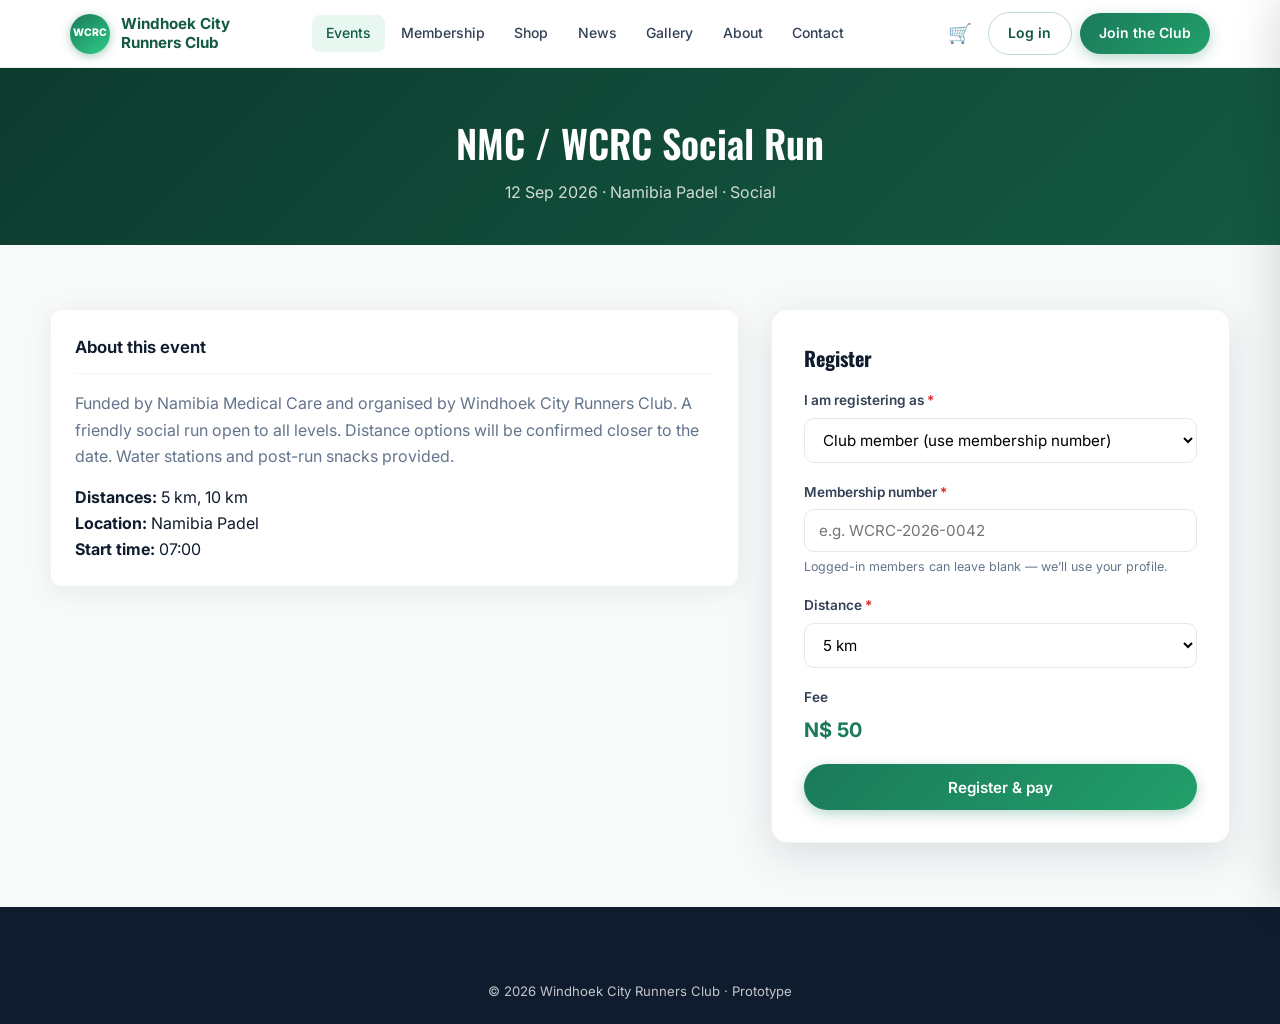
<file: wcrc-full-site/event-detail.html>
<!DOCTYPE html>
<html lang="en">
<head>
  <meta charset="UTF-8" />
  <meta name="viewport" content="width=device-width, initial-scale=1.0" />
  <link rel="icon" type="image/svg+xml" href="data:image/svg+xml,%3Csvg xmlns='http://www.w3.org/2000/svg' viewBox='0 0 64 64'%3E%3Ccircle cx='32' cy='32' r='32' fill='%231a7a5a'/%3E%3Ctext x='32' y='42' font-family='Arial,sans-serif' font-size='28' font-weight='bold' fill='%23c4e84a' text-anchor='middle'%3EW%3C/text%3E%3C/svg%3E" />
  <title>Event | Windhoek City Runners Club</title>
  <meta name="description" content="Event details and online registration for Windhoek City Runners Club events." />
  <link href="https://fonts.googleapis.com/css2?family=Inter:wght@400;500;600;700;800&family=Oswald:wght@500;600;700&display=swap" rel="stylesheet" />
  <link rel="stylesheet" href="css/styles.css" />
</head>
<body>
  <header class="header">
    <div class="header-inner">
      <a href="index.html" class="logo"><div class="logo-mark">WCRC</div><span>Windhoek City<br>Runners Club</span></a>
      <nav class="nav">
        <a href="events.html" class="active">Events</a>
        <a href="membership.html">Membership</a>
        <a href="shop.html">Shop</a>
        <a href="news.html">News</a>
        <a href="gallery.html">Gallery</a>
        <a href="about.html">About</a>
        <a href="contact.html">Contact</a>
      </nav>
      <div class="header-actions">
        <button class="cart-btn" data-open-cart>🛒 <span class="cart-count">0</span></button>
        <a href="login.html" class="btn btn-ghost" data-auth="guest">Log in</a>
        <a href="dashboard.html" class="btn btn-ghost" data-auth="member" style="display:none">My account</a>
        <a href="membership.html" class="btn btn-primary" data-auth="guest">Join the Club</a>
        <button class="menu-toggle"><span></span><span></span><span></span></button>
      </div>
    </div>
  </header>
  <div class="mobile-nav" id="mobile-nav">
    <a href="events.html" class="active">Events</a>
    <a href="membership.html">Membership</a>
    <a href="shop.html">Shop</a>
    <a href="news.html">News</a>
    <a href="gallery.html">Gallery</a>
    <a href="about.html">About</a>
    <a href="contact.html">Contact</a>
    <a href="login.html" data-auth="guest">Log in</a>
    <a href="dashboard.html" data-auth="member">My account</a>
  </div>

  <div class="page-hero">
    <h1 id="ev-title">Event</h1>
    <p id="ev-meta"></p>
  </div>

  <section>
    <div class="section-inner" style="display:grid;grid-template-columns:1.2fr 0.8fr;gap:2rem;align-items:start">
      <div>
        <div class="dash-card">
          <h3>About this event</h3>
          <p id="ev-desc" style="color:var(--muted);line-height:1.65"></p>
          <p style="margin-top:1rem"><strong>Distances:</strong> <span id="ev-distances"></span></p>
          <p><strong>Location:</strong> <span id="ev-location"></span></p>
          <p><strong>Start time:</strong> <span id="ev-time"></span></p>
        </div>
      </div>
      <div>
        <div class="form-card" style="max-width:none">
          <h2 style="font-family:'Oswald',sans-serif;font-size:1.25rem;margin-bottom:1rem">Register</h2>
          <div id="reg-success" class="alert alert-success hidden">
            Registration successful! Confirmation and receipt will be emailed. Payment of N$ <span id="reg-amount"></span> recorded (prototype).
          </div>
          <form id="reg-form">
            <div class="form-group">
              <label>I am registering as <span class="req">*</span></label>
              <select name="as" id="reg-as" required>
                <option value="member">Club member (use membership number)</option>
                <option value="guest">Guest / non-member</option>
              </select>
            </div>
            <div class="form-group" id="member-num-group">
              <label>Membership number <span class="req">*</span></label>
              <input type="text" name="memberNumber" id="member-number" placeholder="e.g. WCRC-2026-0042" />
              <div class="form-hint">Logged-in members can leave blank — we’ll use your profile.</div>
            </div>
            <div id="guest-fields">
              <div class="form-row">
                <div class="form-group">
                  <label>First name <span class="req">*</span></label>
                  <input type="text" name="firstName" id="g-first" />
                </div>
                <div class="form-group">
                  <label>Last name <span class="req">*</span></label>
                  <input type="text" name="lastName" id="g-last" />
                </div>
              </div>
              <div class="form-group">
                <label>Email <span class="req">*</span></label>
                <input type="email" name="email" id="g-email" />
              </div>
              <div class="form-group">
                <label>Mobile <span class="req">*</span></label>
                <input type="tel" name="phone" id="g-phone" />
              </div>
            </div>
            <div class="form-group">
              <label>Distance <span class="req">*</span></label>
              <select name="distance" id="reg-distance" required></select>
            </div>
            <div class="form-group">
              <label>Fee</label>
              <div id="fee-display" style="font-size:1.25rem;font-weight:700;color:var(--green-700)">N$ —</div>
            </div>
            <button type="submit" class="btn btn-primary btn-lg btn-block">Register & pay</button>
          </form>
        </div>
      </div>
    </div>
  </section>

  <footer class="footer">
    <div class="footer-bottom" style="border:none;justify-content:center"><span>© 2026 Windhoek City Runners Club · Prototype</span></div>
  </footer>

  <div class="cart-overlay" id="cart-overlay"></div>
  <div class="cart-drawer" id="cart-drawer">
    <div class="cart-header"><h3>Your cart</h3><button class="cart-close" id="cart-close">×</button></div>
    <div class="cart-items" id="cart-items"></div>
    <div class="cart-footer hidden" id="cart-footer">
      <div class="cart-total"><span>Total</span><span id="cart-total-amount">N$ 0</span></div>
      <button class="btn btn-primary btn-block" id="checkout-btn">Checkout</button>
    </div>
  </div>

  <script src="js/app.js"></script>
  <script>
    const params = new URLSearchParams(location.search);
    const id = params.get('id') || 'nmc-sep';
    const event = WCRC.EVENTS.find(e => e.id === id) || WCRC.EVENTS[0];

    document.getElementById('ev-title').textContent = event.title;
    document.getElementById('ev-meta').textContent = `${event.displayDate} · ${event.location} · ${event.type}`;
    document.getElementById('ev-desc').textContent = event.description;
    document.getElementById('ev-distances').textContent = event.distances.join(', ');
    document.getElementById('ev-location').textContent = event.location;
    document.getElementById('ev-time').textContent = event.time;
    document.title = event.title + ' | WCRC';

    const distSelect = document.getElementById('reg-distance');
    distSelect.innerHTML = event.distances.map(d => `<option value="${d}">${d}</option>`).join('');

    const asSelect = document.getElementById('reg-as');
    const memberGroup = document.getElementById('member-num-group');
    const guestFields = document.getElementById('guest-fields');
    const feeDisplay = document.getElementById('fee-display');

    function updateFee() {
      const isMember = asSelect.value === 'member';
      feeDisplay.textContent = 'N$ ' + (isMember ? event.feeMember : event.feeGuest);
      memberGroup.style.display = isMember ? '' : 'none';
      guestFields.style.display = isMember ? 'none' : '';
      document.getElementById('g-first').required = !isMember;
      document.getElementById('g-last').required = !isMember;
      document.getElementById('g-email').required = !isMember;
      document.getElementById('g-phone').required = !isMember;
    }
    asSelect.addEventListener('change', updateFee);
    updateFee();

    // Prefill if logged in
    const user = WCRC.getUser();
    if (user) {
      asSelect.value = 'member';
      updateFee();
      if (user.memberNumber) document.getElementById('member-number').value = user.memberNumber;
    }

    document.getElementById('reg-form').addEventListener('submit', (e) => {
      e.preventDefault();
      if (!WCRC.validateForm(e.target)) return;
      const isMember = asSelect.value === 'member';
      const amount = isMember ? event.feeMember : event.feeGuest;
      document.getElementById('reg-amount').textContent = amount;
      document.getElementById('reg-form').classList.add('hidden');
      document.getElementById('reg-success').classList.remove('hidden');

      // Store registration in local profile
      if (user) {
        const regs = WCRC.store.get('registrations', []);
        regs.push({ eventId: event.id, title: event.title, date: event.displayDate, amount, at: new Date().toISOString() });
        WCRC.store.set('registrations', regs);
      }
    });
  </script>
</body>
</html>
</file>
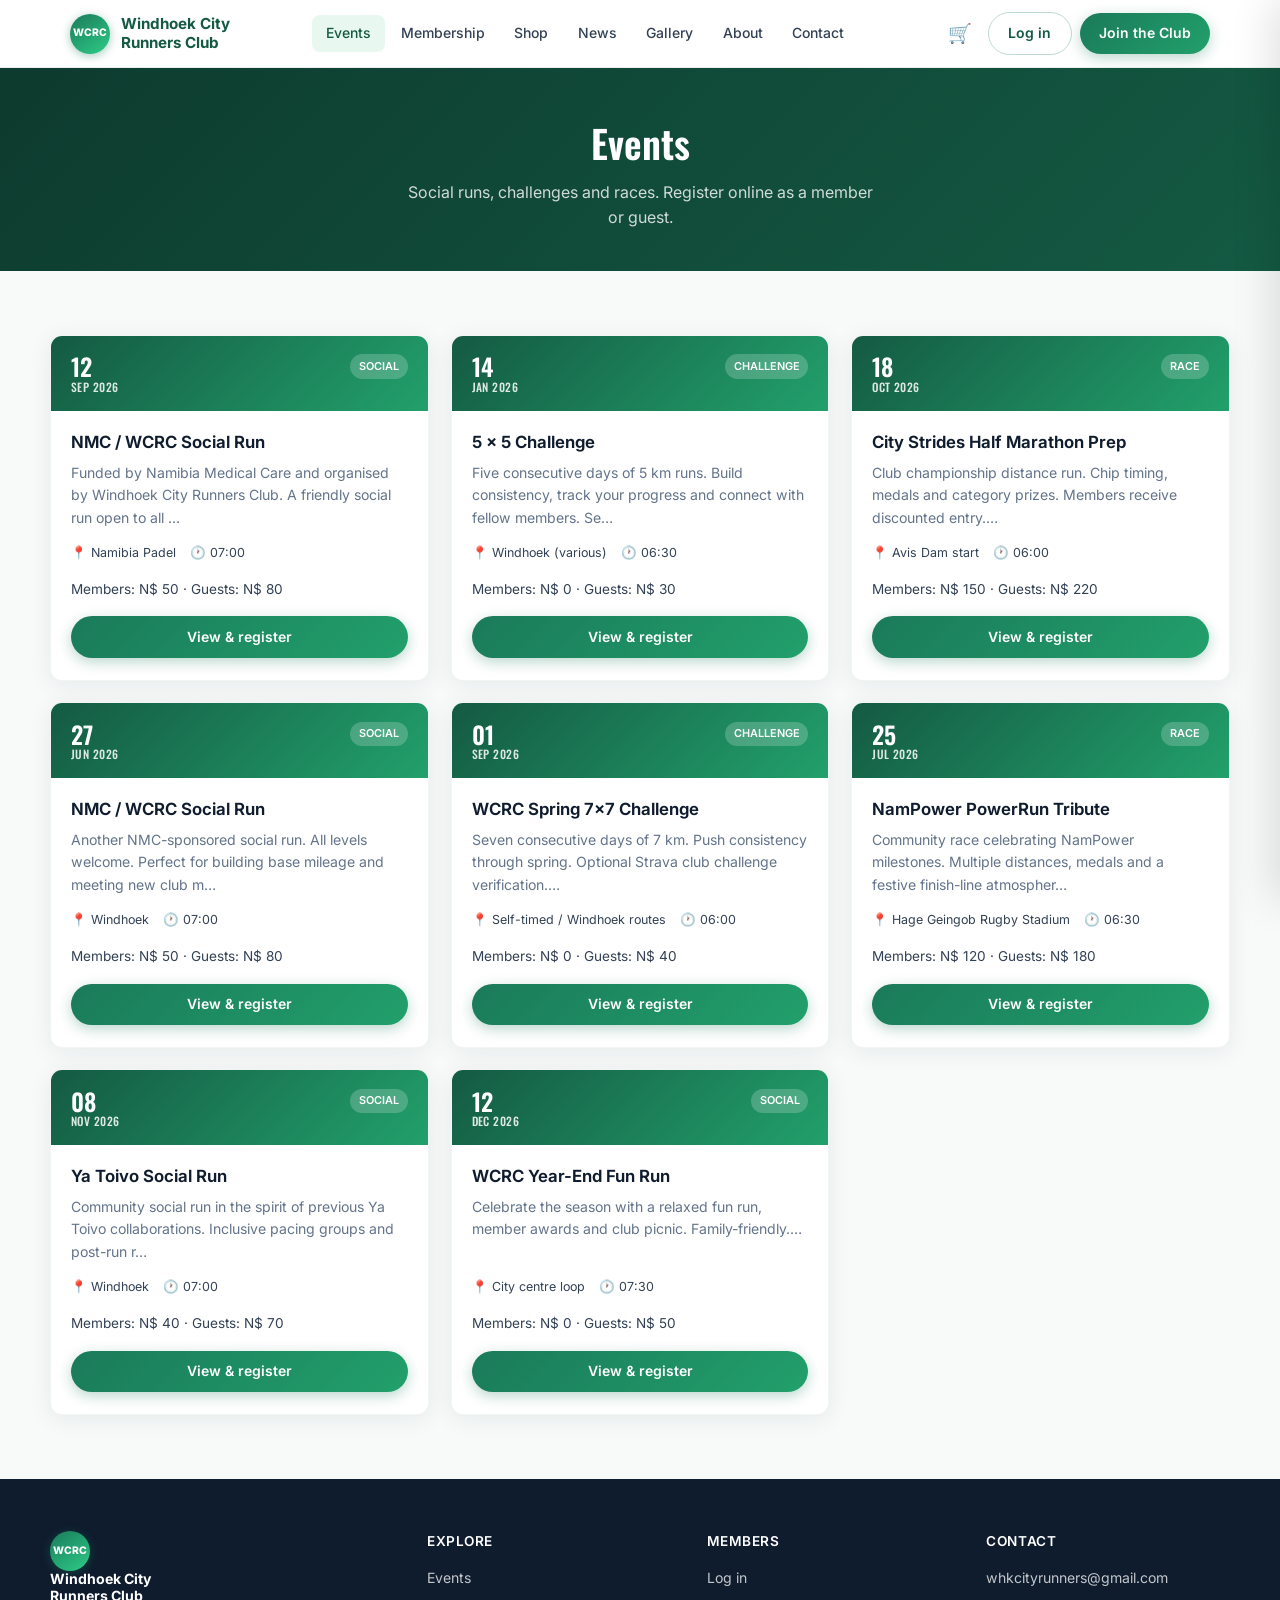
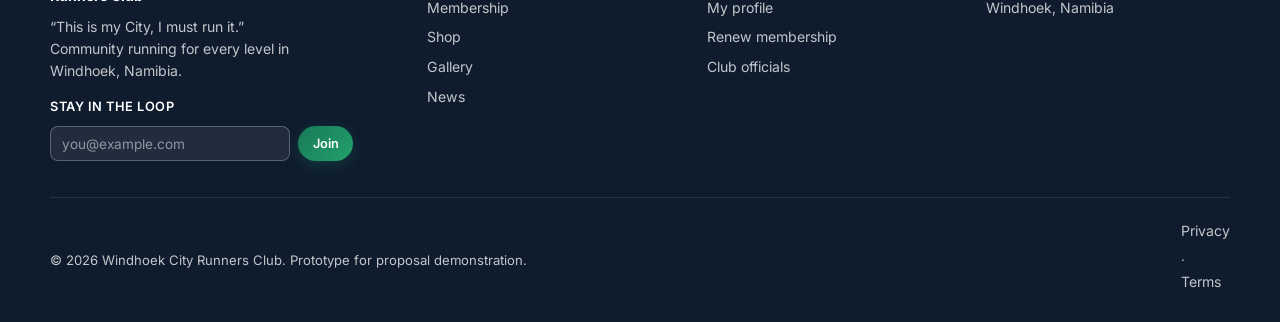
<file: wcrc-full-site/events.html>
<!DOCTYPE html>
<html lang="en">
<head>
  <meta charset="UTF-8" />
  <meta name="viewport" content="width=device-width, initial-scale=1.0" />
  <link rel="icon" type="image/svg+xml" href="data:image/svg+xml,%3Csvg xmlns='http://www.w3.org/2000/svg' viewBox='0 0 64 64'%3E%3Ccircle cx='32' cy='32' r='32' fill='%231a7a5a'/%3E%3Ctext x='32' y='42' font-family='Arial,sans-serif' font-size='28' font-weight='bold' fill='%23c4e84a' text-anchor='middle'%3EW%3C/text%3E%3C/svg%3E" />
  <title>Events | Windhoek City Runners Club</title>
  <meta name="description" content="Upcoming social runs, challenges and races from Windhoek City Runners Club. Register online as a member or guest." />
  <link href="https://fonts.googleapis.com/css2?family=Inter:wght@400;500;600;700;800&family=Oswald:wght@500;600;700&display=swap" rel="stylesheet" />
  <link rel="stylesheet" href="css/styles.css" />
</head>
<body>
  <header class="header">
    <div class="header-inner">
      <a href="index.html" class="logo"><div class="logo-mark">WCRC</div><span>Windhoek City<br>Runners Club</span></a>
      <nav class="nav">
        <a href="events.html" class="active">Events</a>
        <a href="membership.html">Membership</a>
        <a href="shop.html">Shop</a>
        <a href="news.html">News</a>
        <a href="gallery.html">Gallery</a>
        <a href="about.html">About</a>
        <a href="contact.html">Contact</a>
      </nav>
      <div class="header-actions">
        <button class="cart-btn" data-open-cart>🛒 <span class="cart-count">0</span></button>
        <a href="login.html" class="btn btn-ghost" data-auth="guest">Log in</a>
        <a href="dashboard.html" class="btn btn-ghost" data-auth="member" style="display:none">My account</a>
        <a href="membership.html" class="btn btn-primary" data-auth="guest">Join the Club</a>
        <button class="menu-toggle"><span></span><span></span><span></span></button>
      </div>
    </div>
  </header>
  <div class="mobile-nav" id="mobile-nav">
    <a href="events.html" class="active">Events</a>
    <a href="membership.html">Membership</a>
    <a href="shop.html">Shop</a>
    <a href="news.html">News</a>
    <a href="gallery.html">Gallery</a>
    <a href="about.html">About</a>
    <a href="contact.html">Contact</a>
    <a href="login.html" data-auth="guest">Log in</a>
    <a href="dashboard.html" data-auth="member">My account</a>
  </div>

  <div class="page-hero">
    <h1>Events</h1>
    <p>Social runs, challenges and races. Register online as a member or guest.</p>
  </div>

  <section>
    <div class="section-inner">
      <div class="events-grid" id="events-list"></div>
    </div>
  </section>

  <footer class="footer">
    <div class="footer-inner">
      <div class="footer-brand">
        <a href="index.html" class="logo" style="color:white"><div class="logo-mark">WCRC</div><span>Windhoek City<br>Runners Club</span></a>
        <p>“This is my City, I must run it.” Community running for every level in Windhoek, Namibia.</p>
        <form class="footer-newsletter" data-newsletter-form>
          <label style="display:block;color:white;font-size:0.8rem;font-weight:600;margin:1rem 0 0.5rem;text-transform:uppercase;letter-spacing:0.04em">Stay in the loop</label>
          <div style="display:flex;gap:0.5rem;max-width:280px">
            <input type="email" required placeholder="you@example.com" style="flex:1;padding:0.55rem 0.7rem;border-radius:8px;border:1px solid rgba(255,255,255,0.25);background:rgba(255,255,255,0.08);color:white;font-size:0.85rem" />
            <button type="submit" class="btn btn-primary" style="padding:0.55rem 0.9rem;font-size:0.8rem">Join</button>
          </div>
          <p class="footer-newsletter-ok hidden" style="color:var(--lime);font-size:0.78rem;margin-top:0.5rem">Thanks — you're subscribed! (prototype)</p>
        </form>
      </div>
      <div>
        <h4>Explore</h4>
        <a href="events.html">Events</a>
        <a href="membership.html">Membership</a>
        <a href="shop.html">Shop</a>
        <a href="gallery.html">Gallery</a>
        <a href="news.html">News</a>
      </div>
      <div>
        <h4>Members</h4>
        <a href="login.html">Log in</a>
        <a href="dashboard.html">My profile</a>
        <a href="membership.html">Renew membership</a>
        <a href="admin.html">Club officials</a>
      </div>
      <div>
        <h4>Contact</h4>
        <a href="mailto:whkcityrunners@gmail.com">whkcityrunners@gmail.com</a>
        <a href="contact.html">Windhoek, Namibia</a>
      </div>
    </div>
    <div class="footer-bottom">
      <span>© 2026 Windhoek City Runners Club. Prototype for proposal demonstration.</span>
      <span><a href="privacy.html">Privacy</a> · <a href="terms.html">Terms</a></span>
    </div>
  </footer>

  <div class="cart-overlay" id="cart-overlay"></div>
  <div class="cart-drawer" id="cart-drawer">
    <div class="cart-header"><h3>Your cart</h3><button class="cart-close" id="cart-close">×</button></div>
    <div class="cart-items" id="cart-items"></div>
    <div class="cart-footer hidden" id="cart-footer">
      <div class="cart-total"><span>Total</span><span id="cart-total-amount">N$ 0</span></div>
      <button class="btn btn-primary btn-block" id="checkout-btn">Checkout</button>
    </div>
  </div>

  <script src="js/app.js"></script>
  <script>
    document.getElementById('events-list').innerHTML = WCRC.EVENTS.map(e => `
      <article class="event-card">
        <div class="event-card-top">
          <div class="event-date">${e.displayDate.split(' ')[0]}<span>${e.displayDate.split(' ').slice(1).join(' ')}</span></div>
          <span class="event-badge">${e.type}</span>
        </div>
        <div class="event-card-body">
          <h3>${e.title}</h3>
          <p>${e.description.slice(0, 110)}…</p>
          <div class="meta">
            <span>📍 ${e.location}</span>
            <span>🕐 ${e.time}</span>
          </div>
          <div style="font-size:0.85rem;margin-bottom:1rem;color:var(--slate)">
            Members: N$ ${e.feeMember} · Guests: N$ ${e.feeGuest}
          </div>
          <a href="event-detail.html?id=${e.id}" class="btn btn-primary">View & register</a>
        </div>
      </article>
    `).join('');
  </script>
</body>
</html>
</file>
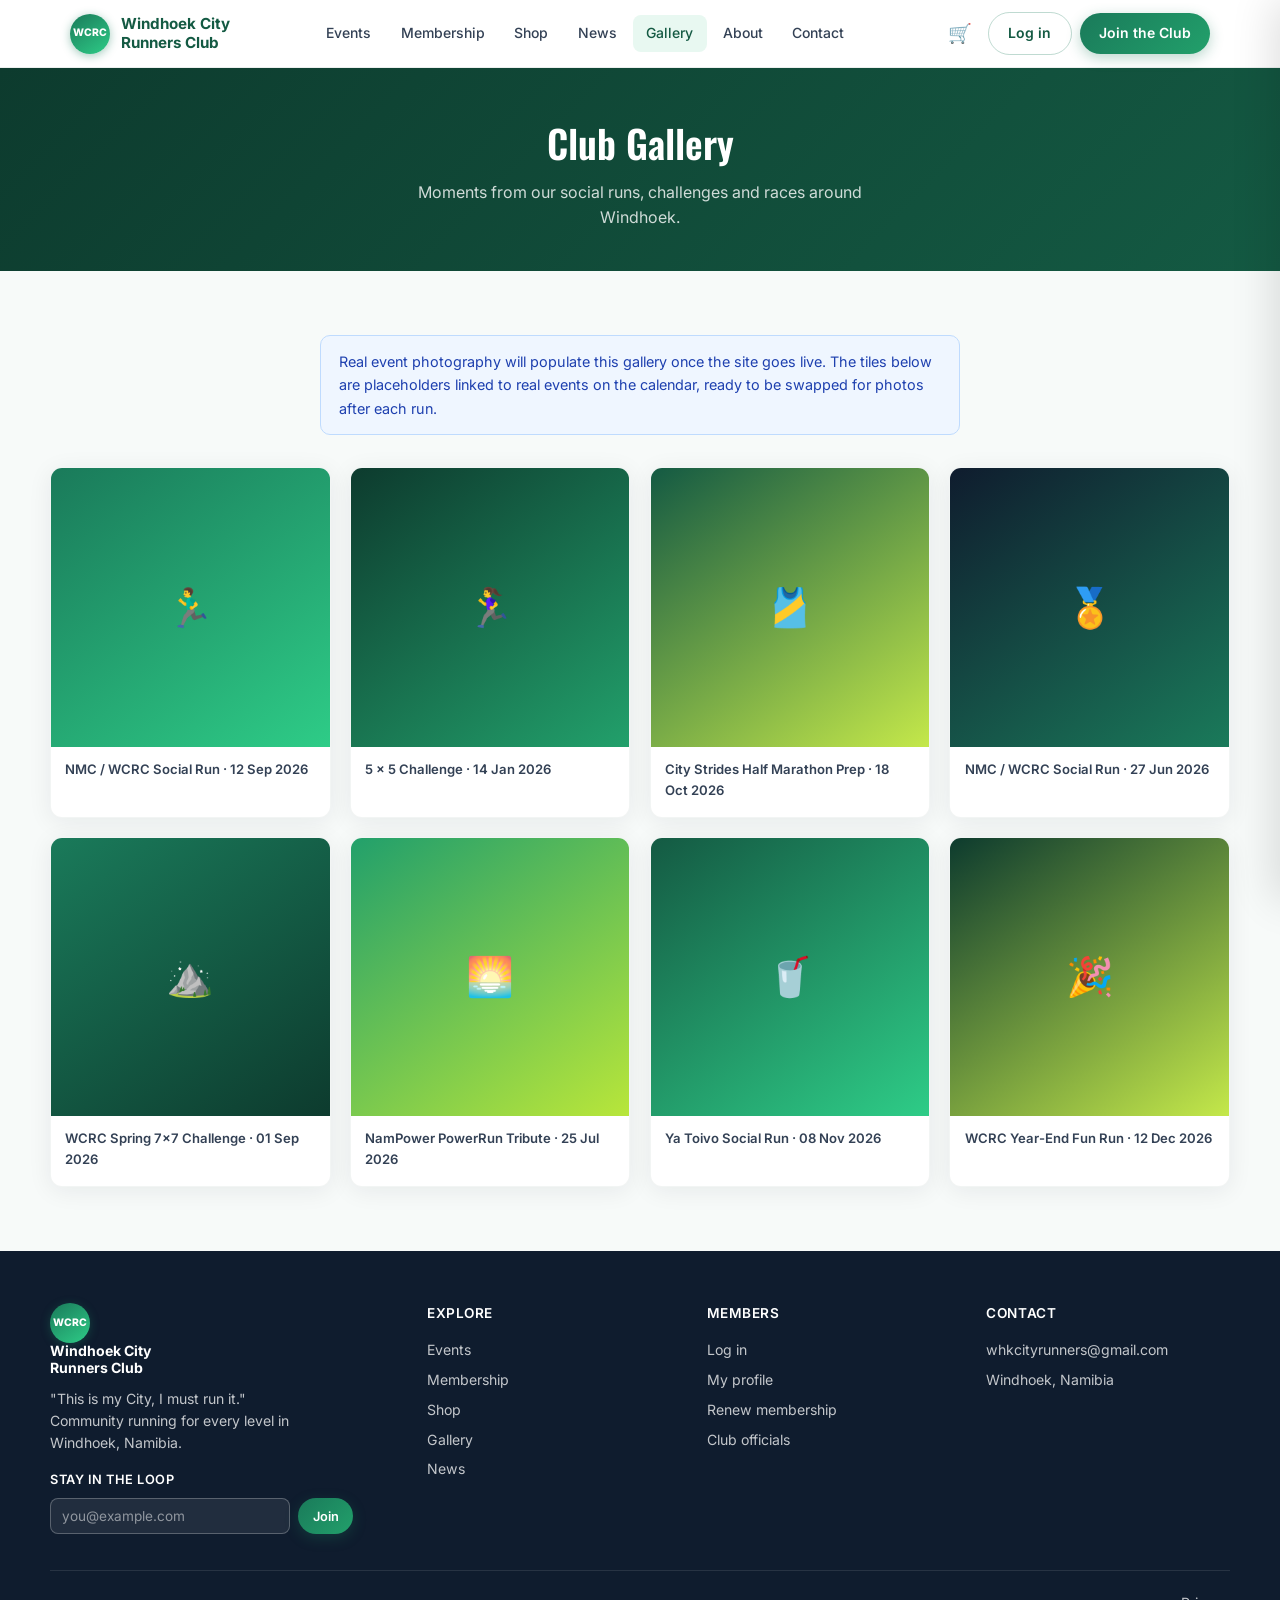
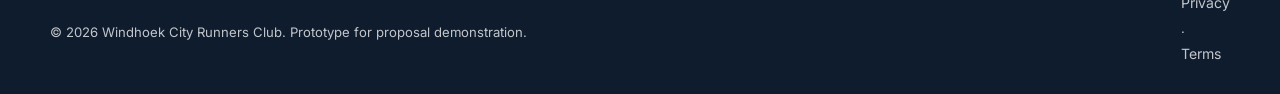
<file: wcrc-full-site/gallery.html>
<!DOCTYPE html>
<html lang="en">
<head>
  <meta charset="UTF-8" />
  <meta name="viewport" content="width=device-width, initial-scale=1.0" />
  <link rel="icon" type="image/svg+xml" href="data:image/svg+xml,%3Csvg xmlns='http://www.w3.org/2000/svg' viewBox='0 0 64 64'%3E%3Ccircle cx='32' cy='32' r='32' fill='%231a7a5a'/%3E%3Ctext x='32' y='42' font-family='Arial,sans-serif' font-size='28' font-weight='bold' fill='%23c4e84a' text-anchor='middle'%3EW%3C/text%3E%3C/svg%3E" />
  <meta name="description" content="Photos from Windhoek City Runners Club events, social runs and races." />
  <title>Gallery | Windhoek City Runners Club</title>
  <link href="https://fonts.googleapis.com/css2?family=Inter:wght@400;500;600;700;800&family=Oswald:wght@500;600;700&display=swap" rel="stylesheet" />
  <link rel="stylesheet" href="css/styles.css" />
</head>
<body>
  <header class="header">
    <div class="header-inner">
      <a href="index.html" class="logo"><div class="logo-mark">WCRC</div><span>Windhoek City<br>Runners Club</span></a>
      <nav class="nav">
        <a href="events.html">Events</a>
        <a href="membership.html">Membership</a>
        <a href="shop.html">Shop</a>
        <a href="news.html">News</a>
        <a href="gallery.html" class="active">Gallery</a>
        <a href="about.html">About</a>
        <a href="contact.html">Contact</a>
      </nav>
      <div class="header-actions">
        <button class="cart-btn" data-open-cart>🛒 <span class="cart-count">0</span></button>
        <a href="login.html" class="btn btn-ghost" data-auth="guest">Log in</a>
        <a href="dashboard.html" class="btn btn-ghost" data-auth="member" style="display:none">My account</a>
        <a href="membership.html" class="btn btn-primary" data-auth="guest">Join the Club</a>
        <button class="menu-toggle"><span></span><span></span><span></span></button>
      </div>
    </div>
  </header>
  <div class="mobile-nav" id="mobile-nav">
    <a href="events.html">Events</a>
    <a href="membership.html">Membership</a>
    <a href="shop.html">Shop</a>
    <a href="news.html">News</a>
    <a href="gallery.html" class="active">Gallery</a>
    <a href="about.html">About</a>
    <a href="contact.html">Contact</a>
    <a href="login.html" data-auth="guest">Log in</a>
    <a href="dashboard.html" data-auth="member">My account</a>
    <a href="membership.html" class="btn btn-primary" style="margin-top:0.5rem">Join the Club</a>
  </div>

  <div class="page-hero">
    <h1>Club Gallery</h1>
    <p>Moments from our social runs, challenges and races around Windhoek.</p>
  </div>

  <section>
    <div class="section-inner">
      <div class="alert alert-info" style="max-width:640px;margin:0 auto 2rem">
        Real event photography will populate this gallery once the site goes live. The tiles below are placeholders linked to real events on the calendar, ready to be swapped for photos after each run.
      </div>
      <div class="gallery-grid" id="gallery-grid"></div>
    </div>
  </section>

  <footer class="footer">
    <div class="footer-inner">
      <div class="footer-brand">
        <a href="index.html" class="logo" style="color:white"><div class="logo-mark">WCRC</div><span>Windhoek City<br>Runners Club</span></a>
        <p>"This is my City, I must run it." Community running for every level in Windhoek, Namibia.</p>
        <form class="footer-newsletter" data-newsletter-form>
          <label style="display:block;color:white;font-size:0.8rem;font-weight:600;margin:1rem 0 0.5rem;text-transform:uppercase;letter-spacing:0.04em">Stay in the loop</label>
          <div style="display:flex;gap:0.5rem;max-width:280px">
            <input type="email" required placeholder="you@example.com" style="flex:1;padding:0.55rem 0.7rem;border-radius:8px;border:1px solid rgba(255,255,255,0.25);background:rgba(255,255,255,0.08);color:white;font-size:0.85rem" />
            <button type="submit" class="btn btn-primary" style="padding:0.55rem 0.9rem;font-size:0.8rem">Join</button>
          </div>
          <p class="footer-newsletter-ok hidden" style="color:var(--lime);font-size:0.78rem;margin-top:0.5rem">Thanks — you're subscribed! (prototype)</p>
        </form>
      </div>
      <div>
        <h4>Explore</h4>
        <a href="events.html">Events</a>
        <a href="membership.html">Membership</a>
        <a href="shop.html">Shop</a>
        <a href="gallery.html">Gallery</a>
        <a href="news.html">News</a>
      </div>
      <div>
        <h4>Members</h4>
        <a href="login.html">Log in</a>
        <a href="dashboard.html">My profile</a>
        <a href="membership.html">Renew membership</a>
        <a href="admin.html">Club officials</a>
      </div>
      <div>
        <h4>Contact</h4>
        <a href="mailto:whkcityrunners@gmail.com">whkcityrunners@gmail.com</a>
        <a href="contact.html">Windhoek, Namibia</a>
      </div>
    </div>
    <div class="footer-bottom">
      <span>© 2026 Windhoek City Runners Club. Prototype for proposal demonstration.</span>
      <span><a href="privacy.html">Privacy</a> · <a href="terms.html">Terms</a></span>
    </div>
  </footer>

  <div class="cart-overlay" id="cart-overlay"></div>
  <div class="cart-drawer" id="cart-drawer">
    <div class="cart-header"><h3>Your cart</h3><button class="cart-close" id="cart-close">×</button></div>
    <div class="cart-items" id="cart-items"></div>
    <div class="cart-footer hidden" id="cart-footer">
      <div class="cart-total"><span>Total</span><span id="cart-total-amount">N$ 0</span></div>
      <button class="btn btn-primary btn-block" id="checkout-btn">Checkout</button>
    </div>
  </div>

  <script src="js/app.js"></script>
  <script>
    const emojis = ['🏃‍♂️','🏃‍♀️','🎽','🏅','⛰️','🌅','🥤','🎉'];
    document.getElementById('gallery-grid').innerHTML = WCRC.EVENTS.map((e, i) => `
      <figure class="gallery-tile">
        <div class="gallery-img">${emojis[i % emojis.length]}</div>
        <figcaption>${e.title} · ${e.displayDate}</figcaption>
      </figure>
    `).join('');
  </script>
</body>
</html>
</file>
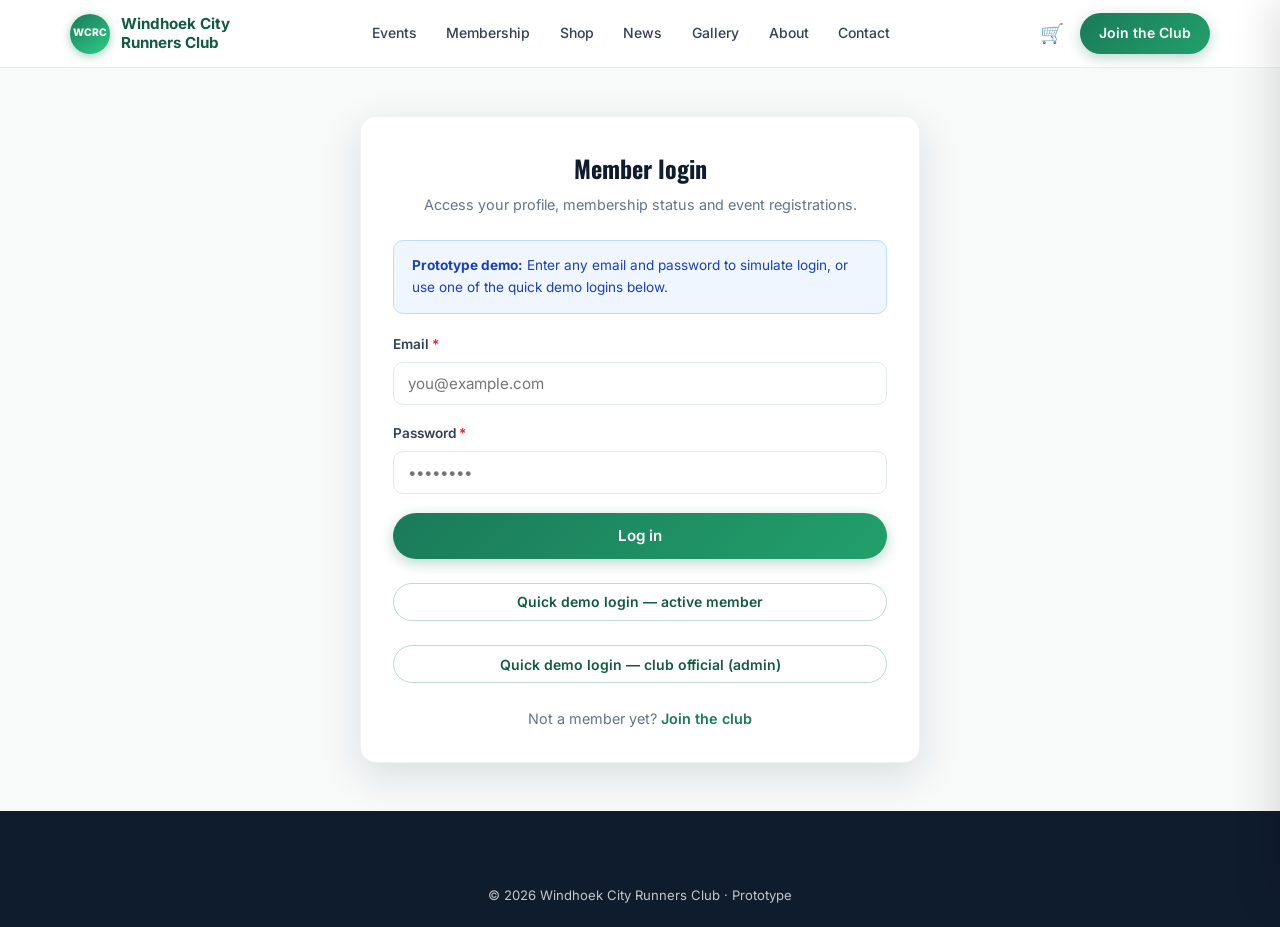
<file: wcrc-full-site/login.html>
<!DOCTYPE html>
<html lang="en">
<head>
  <meta charset="UTF-8" />
  <meta name="viewport" content="width=device-width, initial-scale=1.0" />
  <link rel="icon" type="image/svg+xml" href="data:image/svg+xml,%3Csvg xmlns='http://www.w3.org/2000/svg' viewBox='0 0 64 64'%3E%3Ccircle cx='32' cy='32' r='32' fill='%231a7a5a'/%3E%3Ctext x='32' y='42' font-family='Arial,sans-serif' font-size='28' font-weight='bold' fill='%23c4e84a' text-anchor='middle'%3EW%3C/text%3E%3C/svg%3E" />
  <meta name="robots" content="noindex,nofollow" />
  <title>Log in | Windhoek City Runners Club</title>
  <meta name="description" content="Member login for Windhoek City Runners Club." />
  <link href="https://fonts.googleapis.com/css2?family=Inter:wght@400;500;600;700;800&family=Oswald:wght@500;600;700&display=swap" rel="stylesheet" />
  <link rel="stylesheet" href="css/styles.css" />
</head>
<body>
  <header class="header">
    <div class="header-inner">
      <a href="index.html" class="logo"><div class="logo-mark">WCRC</div><span>Windhoek City<br>Runners Club</span></a>
      <nav class="nav">
        <a href="events.html">Events</a>
        <a href="membership.html">Membership</a>
        <a href="shop.html">Shop</a>
        <a href="news.html">News</a>
        <a href="gallery.html">Gallery</a>
        <a href="about.html">About</a>
        <a href="contact.html">Contact</a>
      </nav>
      <div class="header-actions">
        <button class="cart-btn" data-open-cart>🛒 <span class="cart-count">0</span></button>
        <a href="membership.html" class="btn btn-primary" data-auth="guest">Join the Club</a>
        <a href="dashboard.html" class="btn btn-ghost" data-auth="member" style="display:none">My account</a>
        <button class="menu-toggle"><span></span><span></span><span></span></button>
      </div>
    </div>
  </header>
  <div class="mobile-nav" id="mobile-nav">
    <a href="events.html">Events</a>
    <a href="membership.html">Membership</a>
    <a href="shop.html">Shop</a>
    <a href="news.html">News</a>
    <a href="gallery.html">Gallery</a>
    <a href="about.html">About</a>
    <a href="contact.html">Contact</a>
  </div>

  <section style="padding:3rem 1.25rem;flex:1">
    <div class="form-card">
      <h2 style="font-family:'Oswald',sans-serif;font-size:1.5rem;margin-bottom:0.35rem;text-align:center">Member login</h2>
      <p style="color:var(--muted);font-size:0.9rem;text-align:center;margin-bottom:1.5rem">Access your profile, membership status and event registrations.</p>

      <div class="alert alert-info" style="font-size:0.85rem">
        <strong>Prototype demo:</strong> Enter any email and password to simulate login, or use one of the quick demo logins below.
      </div>

      <form id="login-form">
        <div class="form-group">
          <label>Email <span class="req">*</span></label>
          <input type="email" name="email" required placeholder="you@example.com" />
        </div>
        <div class="form-group">
          <label>Password <span class="req">*</span></label>
          <input type="password" name="password" required placeholder="••••••••" />
        </div>
        <button type="submit" class="btn btn-primary btn-lg btn-block">Log in</button>
      </form>

      <button type="button" class="btn btn-ghost btn-block mt-2" id="demo-login">Quick demo login — active member</button>
      <button type="button" class="btn btn-ghost btn-block mt-2" id="demo-login-admin">Quick demo login — club official (admin)</button>

      <p style="text-align:center;margin-top:1.5rem;font-size:0.9rem;color:var(--muted)">
        Not a member yet? <a href="membership.html" style="color:var(--green-700);font-weight:600">Join the club</a>
      </p>
    </div>
  </section>

  <footer class="footer">
    <div class="footer-bottom" style="border:none;justify-content:center"><span>© 2026 Windhoek City Runners Club · Prototype</span></div>
  </footer>

  <div class="cart-overlay" id="cart-overlay"></div>
  <div class="cart-drawer" id="cart-drawer">
    <div class="cart-header"><h3>Your cart</h3><button class="cart-close" id="cart-close">×</button></div>
    <div class="cart-items" id="cart-items"></div>
    <div class="cart-footer hidden" id="cart-footer">
      <div class="cart-total"><span>Total</span><span id="cart-total-amount">N$ 0</span></div>
      <button class="btn btn-primary btn-block" id="checkout-btn">Checkout</button>
    </div>
  </div>

  <script src="js/app.js"></script>
  <script>
    const params = new URLSearchParams(location.search);

    function doLogin(user, dest) {
      WCRC.setUser(user);
      window.location.href = dest || 'dashboard.html';
    }

    document.getElementById('login-form').addEventListener('submit', (e) => {
      e.preventDefault();
      const fd = new FormData(e.target);
      doLogin({
        firstName: 'Demo',
        lastName: 'Runner',
        email: fd.get('email'),
        phone: '+264 81 000 0000',
        membershipType: 'adult',
        status: 'active',
        role: 'member',
        memberNumber: 'WCRC-2026-0042',
        joinedAt: '2025-01-15'
      });
    });

    document.getElementById('demo-login').addEventListener('click', () => {
      doLogin({
        firstName: 'Anna',
        lastName: 'Nangolo',
        email: 'anna@example.com',
        phone: '+264 81 123 4567',
        membershipType: 'adult',
        status: 'active',
        role: 'member',
        memberNumber: 'WCRC-2026-0042',
        joinedAt: '2024-03-10'
      });
    });

    document.getElementById('demo-login-admin').addEventListener('click', () => {
      doLogin({
        firstName: 'Club',
        lastName: 'Official',
        email: 'admin@windhoekcityrunners.org',
        phone: '+264 81 555 0000',
        membershipType: 'adult',
        status: 'active',
        role: 'admin',
        memberNumber: 'WCRC-STAFF-01',
        joinedAt: '2023-01-01'
      }, params.get('redirect') === 'admin' ? 'admin.html' : 'admin.html');
    });
  </script>
</body>
</html>
</file>
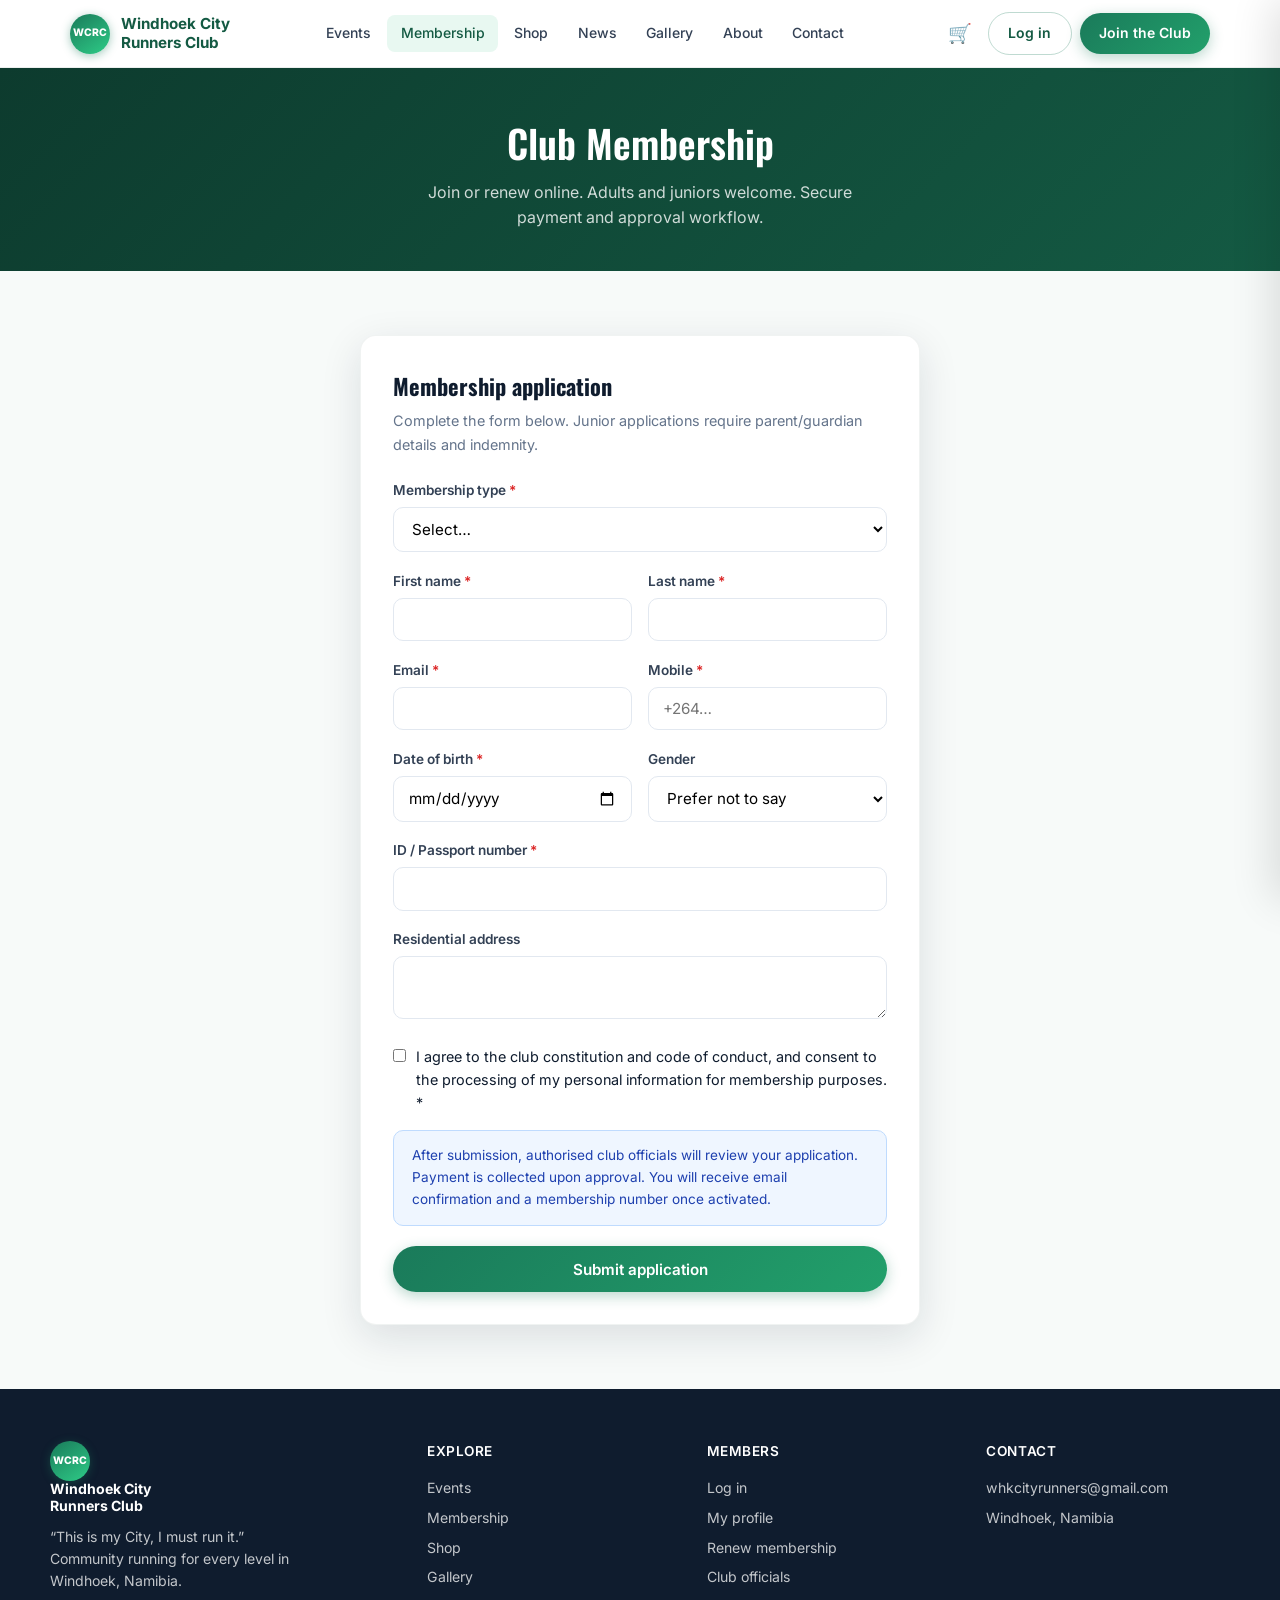
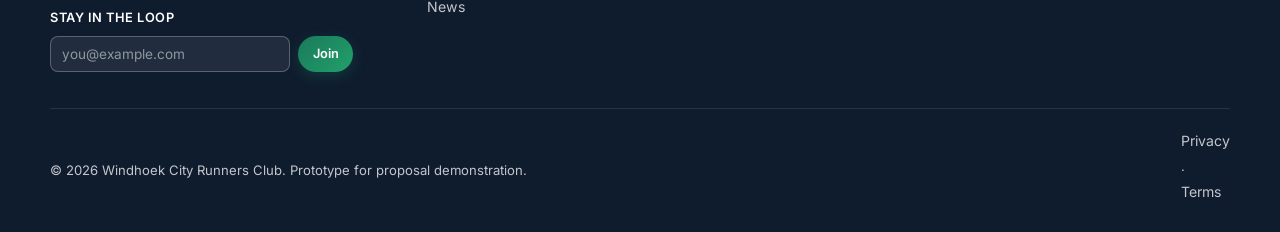
<file: wcrc-full-site/membership.html>
<!DOCTYPE html>
<html lang="en">
<head>
  <meta charset="UTF-8" />
  <meta name="viewport" content="width=device-width, initial-scale=1.0" />
  <link rel="icon" type="image/svg+xml" href="data:image/svg+xml,%3Csvg xmlns='http://www.w3.org/2000/svg' viewBox='0 0 64 64'%3E%3Ccircle cx='32' cy='32' r='32' fill='%231a7a5a'/%3E%3Ctext x='32' y='42' font-family='Arial,sans-serif' font-size='28' font-weight='bold' fill='%23c4e84a' text-anchor='middle'%3EW%3C/text%3E%3C/svg%3E" />
  <title>Membership | Windhoek City Runners Club</title>
  <meta name="description" content="Join or renew Windhoek City Runners Club membership online. Adult and junior categories available." />
  <link href="https://fonts.googleapis.com/css2?family=Inter:wght@400;500;600;700;800&family=Oswald:wght@500;600;700&display=swap" rel="stylesheet" />
  <link rel="stylesheet" href="css/styles.css" />
</head>
<body>
  <header class="header">
    <div class="header-inner">
      <a href="index.html" class="logo"><div class="logo-mark">WCRC</div><span>Windhoek City<br>Runners Club</span></a>
      <nav class="nav">
        <a href="events.html">Events</a>
        <a href="membership.html" class="active">Membership</a>
        <a href="shop.html">Shop</a>
        <a href="news.html">News</a>
        <a href="gallery.html">Gallery</a>
        <a href="about.html">About</a>
        <a href="contact.html">Contact</a>
      </nav>
      <div class="header-actions">
        <button class="cart-btn" data-open-cart>🛒 <span class="cart-count">0</span></button>
        <a href="login.html" class="btn btn-ghost" data-auth="guest">Log in</a>
        <a href="dashboard.html" class="btn btn-ghost" data-auth="member" style="display:none">My account</a>
        <a href="membership.html" class="btn btn-primary" data-auth="guest">Join the Club</a>
        <button class="menu-toggle"><span></span><span></span><span></span></button>
      </div>
    </div>
  </header>
  <div class="mobile-nav" id="mobile-nav">
    <a href="events.html">Events</a>
    <a href="membership.html" class="active">Membership</a>
    <a href="shop.html">Shop</a>
    <a href="news.html">News</a>
    <a href="gallery.html">Gallery</a>
    <a href="about.html">About</a>
    <a href="contact.html">Contact</a>
    <a href="login.html" data-auth="guest">Log in</a>
    <a href="dashboard.html" data-auth="member">My account</a>
  </div>

  <div class="page-hero">
    <h1>Club Membership</h1>
    <p>Join or renew online. Adults and juniors welcome. Secure payment and approval workflow.</p>
  </div>

  <section>
    <div class="section-inner">
      <div id="form-success" class="alert alert-success hidden">
        <strong>Application received!</strong> Your membership application has been submitted for approval.
        You will receive a confirmation email. Payment of N$ <span id="paid-amount">0</span> will be processed once approved.
        <br><br>
        <a href="dashboard.html" class="btn btn-primary" style="margin-top:0.5rem">Go to my dashboard</a>
      </div>

      <div class="form-card" id="membership-form-wrap">
        <h2 style="font-family:'Oswald',sans-serif;font-size:1.4rem;margin-bottom:0.35rem">Membership application</h2>
        <p style="color:var(--muted);font-size:0.9rem;margin-bottom:1.5rem">Complete the form below. Junior applications require parent/guardian details and indemnity.</p>

        <form id="membership-form">
          <div class="form-group">
            <label>Membership type <span class="req">*</span></label>
            <select name="type" id="mem-type" required>
              <option value="">Select…</option>
              <option value="adult">Adult — N$ 450 / year</option>
              <option value="junior">Junior (under 18) — N$ 250 / year</option>
              <option value="renewal">Renewal (existing member)</option>
            </select>
          </div>

          <div class="form-row">
            <div class="form-group">
              <label>First name <span class="req">*</span></label>
              <input type="text" name="firstName" required />
              <div class="form-error">Required</div>
            </div>
            <div class="form-group">
              <label>Last name <span class="req">*</span></label>
              <input type="text" name="lastName" required />
              <div class="form-error">Required</div>
            </div>
          </div>

          <div class="form-row">
            <div class="form-group">
              <label>Email <span class="req">*</span></label>
              <input type="email" name="email" required />
              <div class="form-error">Required</div>
            </div>
            <div class="form-group">
              <label>Mobile <span class="req">*</span></label>
              <input type="tel" name="phone" placeholder="+264…" required />
              <div class="form-error">Required</div>
            </div>
          </div>

          <div class="form-row">
            <div class="form-group">
              <label>Date of birth <span class="req">*</span></label>
              <input type="date" name="dob" required />
              <div class="form-error">Required</div>
            </div>
            <div class="form-group">
              <label>Gender</label>
              <select name="gender">
                <option value="">Prefer not to say</option>
                <option>Female</option>
                <option>Male</option>
                <option>Other</option>
              </select>
            </div>
          </div>

          <div class="form-group">
            <label>ID / Passport number <span class="req">*</span></label>
            <input type="text" name="idNumber" required />
            <div class="form-error">Required</div>
          </div>

          <div class="form-group">
            <label>Residential address</label>
            <textarea name="address" rows="2"></textarea>
          </div>

          <div id="junior-fields" class="hidden">
            <hr style="border:none;border-top:1px solid #e2e8f0;margin:1.25rem 0" />
            <h3 style="font-size:1rem;margin-bottom:1rem;color:var(--green-800)">Parent / Guardian details (required for juniors)</h3>
            <div class="form-row">
              <div class="form-group">
                <label>Guardian full name <span class="req">*</span></label>
                <input type="text" name="guardianName" id="guardian-name" />
              </div>
              <div class="form-group">
                <label>Guardian mobile <span class="req">*</span></label>
                <input type="tel" name="guardianPhone" id="guardian-phone" />
              </div>
            </div>
            <div class="form-group">
              <label>Guardian email</label>
              <input type="email" name="guardianEmail" />
            </div>
            <div class="checkbox-group">
              <input type="checkbox" id="indemnity" name="indemnity" />
              <label for="indemnity">I confirm I am the parent/guardian and accept the club indemnity terms for this junior member. <span class="req">*</span></label>
            </div>
          </div>

          <div class="checkbox-group">
            <input type="checkbox" id="terms" name="terms" required />
            <label for="terms">I agree to the club constitution and code of conduct, and consent to the processing of my personal information for membership purposes. <span class="req">*</span></label>
          </div>

          <div class="alert alert-info" style="font-size:0.85rem">
            After submission, authorised club officials will review your application. Payment is collected upon approval. You will receive email confirmation and a membership number once activated.
          </div>

          <button type="submit" class="btn btn-primary btn-lg btn-block">Submit application</button>
        </form>
      </div>
    </div>
  </section>

  <footer class="footer">
    <div class="footer-inner">
      <div class="footer-brand">
        <a href="index.html" class="logo" style="color:white"><div class="logo-mark">WCRC</div><span>Windhoek City<br>Runners Club</span></a>
        <p>“This is my City, I must run it.” Community running for every level in Windhoek, Namibia.</p>
        <form class="footer-newsletter" data-newsletter-form>
          <label style="display:block;color:white;font-size:0.8rem;font-weight:600;margin:1rem 0 0.5rem;text-transform:uppercase;letter-spacing:0.04em">Stay in the loop</label>
          <div style="display:flex;gap:0.5rem;max-width:280px">
            <input type="email" required placeholder="you@example.com" style="flex:1;padding:0.55rem 0.7rem;border-radius:8px;border:1px solid rgba(255,255,255,0.25);background:rgba(255,255,255,0.08);color:white;font-size:0.85rem" />
            <button type="submit" class="btn btn-primary" style="padding:0.55rem 0.9rem;font-size:0.8rem">Join</button>
          </div>
          <p class="footer-newsletter-ok hidden" style="color:var(--lime);font-size:0.78rem;margin-top:0.5rem">Thanks — you're subscribed! (prototype)</p>
        </form>
      </div>
      <div>
        <h4>Explore</h4>
        <a href="events.html">Events</a>
        <a href="membership.html">Membership</a>
        <a href="shop.html">Shop</a>
        <a href="gallery.html">Gallery</a>
        <a href="news.html">News</a>
      </div>
      <div>
        <h4>Members</h4>
        <a href="login.html">Log in</a>
        <a href="dashboard.html">My profile</a>
        <a href="membership.html">Renew membership</a>
        <a href="admin.html">Club officials</a>
      </div>
      <div>
        <h4>Contact</h4>
        <a href="mailto:whkcityrunners@gmail.com">whkcityrunners@gmail.com</a>
        <a href="contact.html">Windhoek, Namibia</a>
      </div>
    </div>
    <div class="footer-bottom">
      <span>© 2026 Windhoek City Runners Club. Prototype for proposal demonstration.</span>
      <span><a href="privacy.html">Privacy</a> · <a href="terms.html">Terms</a></span>
    </div>
  </footer>

  <div class="cart-overlay" id="cart-overlay"></div>
  <div class="cart-drawer" id="cart-drawer">
    <div class="cart-header"><h3>Your cart</h3><button class="cart-close" id="cart-close">×</button></div>
    <div class="cart-items" id="cart-items"></div>
    <div class="cart-footer hidden" id="cart-footer">
      <div class="cart-total"><span>Total</span><span id="cart-total-amount">N$ 0</span></div>
      <button class="btn btn-primary btn-block" id="checkout-btn">Checkout</button>
    </div>
  </div>

  <script src="js/app.js"></script>
  <script>
    const typeSelect = document.getElementById('mem-type');
    const juniorFields = document.getElementById('junior-fields');
    typeSelect.addEventListener('change', () => {
      const isJunior = typeSelect.value === 'junior';
      juniorFields.classList.toggle('hidden', !isJunior);
      document.getElementById('guardian-name').required = isJunior;
      document.getElementById('guardian-phone').required = isJunior;
      document.getElementById('indemnity').required = isJunior;
    });

    document.getElementById('membership-form').addEventListener('submit', (e) => {
      e.preventDefault();
      if (!WCRC.validateForm(e.target)) return;
      if (typeSelect.value === 'junior' && !document.getElementById('indemnity').checked) {
        alert('Please accept the indemnity terms for junior membership.');
        return;
      }
      const fd = new FormData(e.target);
      const data = Object.fromEntries(fd.entries());
      const fees = { adult: 450, junior: 250, renewal: 450 };
      const amount = fees[data.type] || 450;
      const appliedDisplay = new Date().toLocaleDateString('en-GB', { day: '2-digit', month: 'short', year: 'numeric' });

      // Simulate creating a pending member
      const user = {
        firstName: data.firstName,
        lastName: data.lastName,
        email: data.email,
        phone: data.phone,
        membershipType: data.type,
        status: 'pending',
        role: 'member',
        memberNumber: null,
        appliedAt: new Date().toISOString()
      };
      WCRC.setUser(user);
      WCRC.store.set('lastApplication', { ...data, amount });

      // Add to the real applications queue so club officials can review & approve it in Admin → Memberships
      WCRC.addApplication({
        id: 'app-' + Date.now(),
        firstName: data.firstName,
        lastName: data.lastName,
        email: data.email,
        phone: data.phone,
        type: data.type,
        status: 'pending',
        appliedAt: appliedDisplay,
        indemnity: !!data.indemnity
      });

      document.getElementById('paid-amount').textContent = amount;
      document.getElementById('membership-form-wrap').classList.add('hidden');
      document.getElementById('form-success').classList.remove('hidden');
      window.scrollTo({ top: 0, behavior: 'smooth' });
    });
  </script>
</body>
</html>
</file>
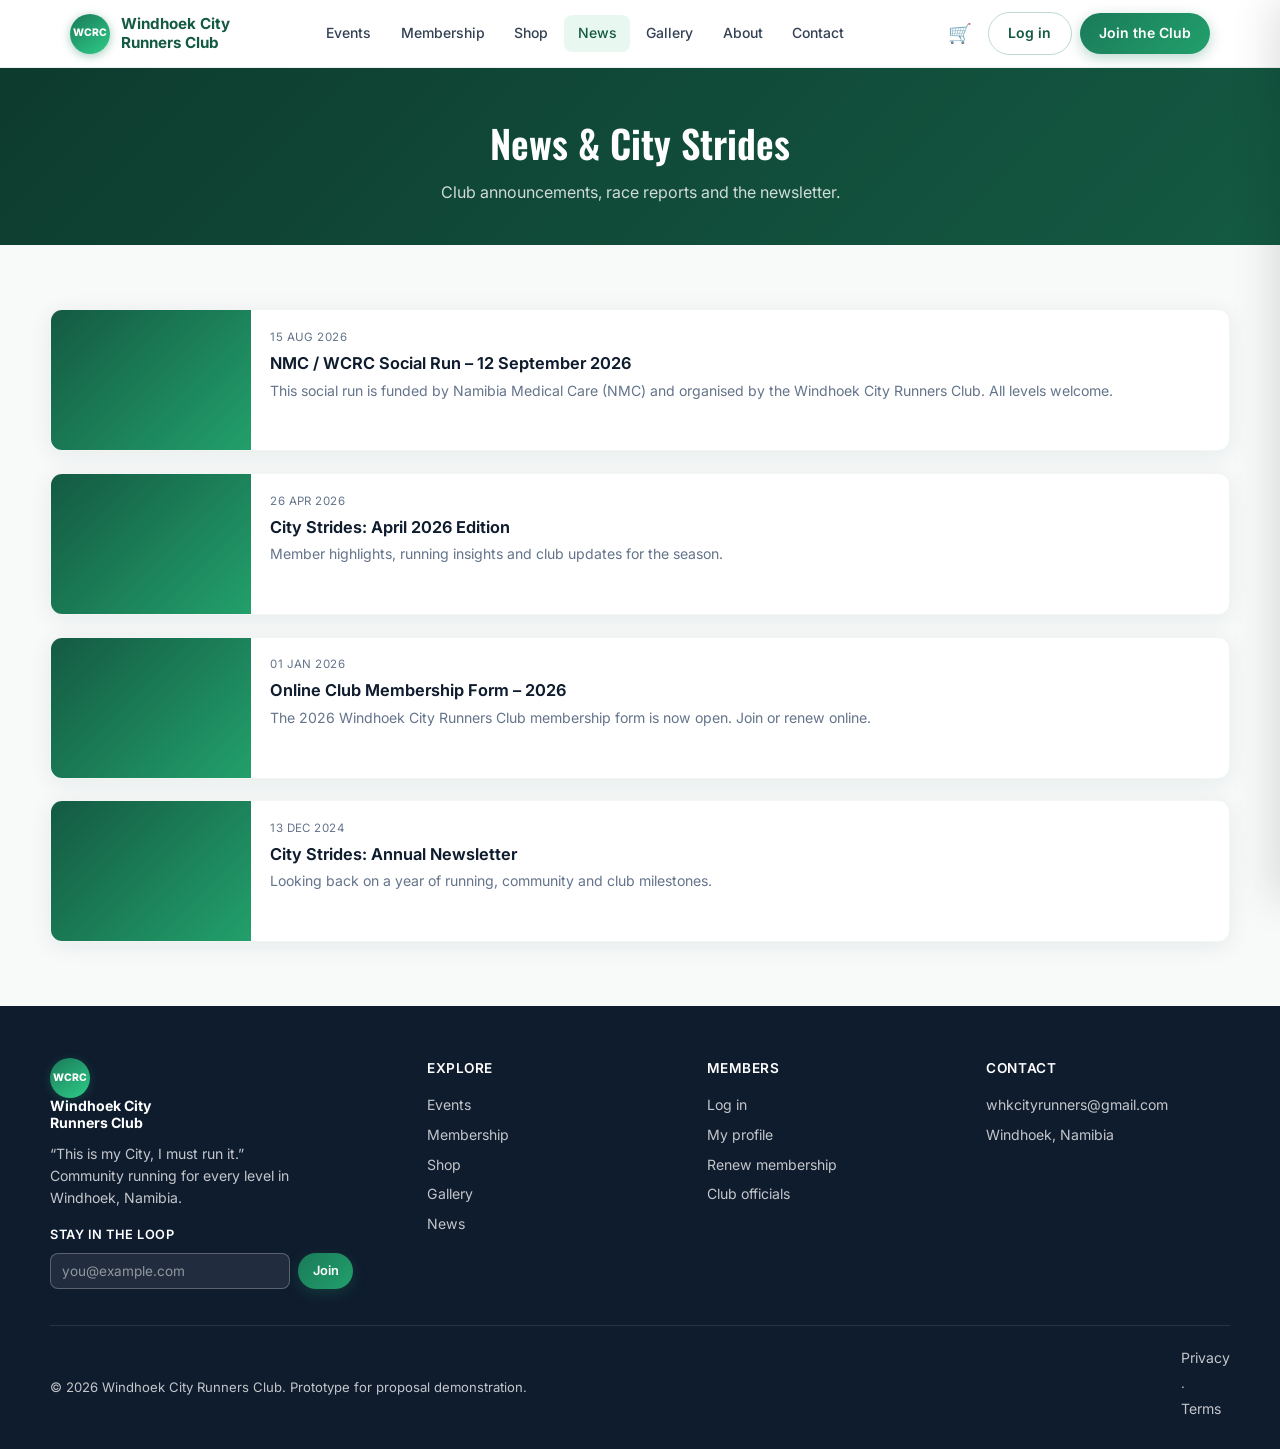
<file: wcrc-full-site/news.html>
<!DOCTYPE html>
<html lang="en">
<head>
  <meta charset="UTF-8" />
  <meta name="viewport" content="width=device-width, initial-scale=1.0" />
  <link rel="icon" type="image/svg+xml" href="data:image/svg+xml,%3Csvg xmlns='http://www.w3.org/2000/svg' viewBox='0 0 64 64'%3E%3Ccircle cx='32' cy='32' r='32' fill='%231a7a5a'/%3E%3Ctext x='32' y='42' font-family='Arial,sans-serif' font-size='28' font-weight='bold' fill='%23c4e84a' text-anchor='middle'%3EW%3C/text%3E%3C/svg%3E" />
  <title>News | Windhoek City Runners Club</title>
  <meta name="description" content="News and City Strides updates from Windhoek City Runners Club." />
  <link href="https://fonts.googleapis.com/css2?family=Inter:wght@400;500;600;700;800&family=Oswald:wght@500;600;700&display=swap" rel="stylesheet" />
  <link rel="stylesheet" href="css/styles.css" />
</head>
<body>
  <header class="header">
    <div class="header-inner">
      <a href="index.html" class="logo"><div class="logo-mark">WCRC</div><span>Windhoek City<br>Runners Club</span></a>
      <nav class="nav">
        <a href="events.html">Events</a>
        <a href="membership.html">Membership</a>
        <a href="shop.html">Shop</a>
        <a href="news.html" class="active">News</a>
        <a href="gallery.html">Gallery</a>
        <a href="about.html">About</a>
        <a href="contact.html">Contact</a>
      </nav>
      <div class="header-actions">
        <button class="cart-btn" data-open-cart>🛒 <span class="cart-count">0</span></button>
        <a href="login.html" class="btn btn-ghost" data-auth="guest">Log in</a>
        <a href="dashboard.html" class="btn btn-ghost" data-auth="member" style="display:none">My account</a>
        <a href="membership.html" class="btn btn-primary" data-auth="guest">Join the Club</a>
        <button class="menu-toggle"><span></span><span></span><span></span></button>
      </div>
    </div>
  </header>
  <div class="mobile-nav" id="mobile-nav">
    <a href="events.html">Events</a>
    <a href="membership.html">Membership</a>
    <a href="shop.html">Shop</a>
    <a href="news.html" class="active">News</a>
    <a href="gallery.html">Gallery</a>
    <a href="about.html">About</a>
    <a href="contact.html">Contact</a>
    <a href="login.html" data-auth="guest">Log in</a>
    <a href="dashboard.html" data-auth="member">My account</a>
    <a href="membership.html" class="btn btn-primary" style="margin-top:0.5rem">Join the Club</a>
  </div>

  <div class="page-hero">
    <h1>News & City Strides</h1>
    <p>Club announcements, race reports and the newsletter.</p>
  </div>

  <section>
    <div class="section-inner">
      <div class="news-grid" style="grid-template-columns:1fr">
        <article class="news-card" style="display:grid;grid-template-columns:200px 1fr;gap:0">
          <div class="news-img" style="height:100%;min-height:140px"></div>
          <div class="news-body">
            <div class="news-date">15 Aug 2026</div>
            <h3>NMC / WCRC Social Run – 12 September 2026</h3>
            <p>This social run is funded by Namibia Medical Care (NMC) and organised by the Windhoek City Runners Club. All levels welcome.</p>
          </div>
        </article>
        <article class="news-card" style="display:grid;grid-template-columns:200px 1fr;gap:0">
          <div class="news-img" style="height:100%;min-height:140px"></div>
          <div class="news-body">
            <div class="news-date">26 Apr 2026</div>
            <h3>City Strides: April 2026 Edition</h3>
            <p>Member highlights, running insights and club updates for the season.</p>
          </div>
        </article>
        <article class="news-card" style="display:grid;grid-template-columns:200px 1fr;gap:0">
          <div class="news-img" style="height:100%;min-height:140px"></div>
          <div class="news-body">
            <div class="news-date">01 Jan 2026</div>
            <h3>Online Club Membership Form – 2026</h3>
            <p>The 2026 Windhoek City Runners Club membership form is now open. Join or renew online.</p>
          </div>
        </article>
        <article class="news-card" style="display:grid;grid-template-columns:200px 1fr;gap:0">
          <div class="news-img" style="height:100%;min-height:140px"></div>
          <div class="news-body">
            <div class="news-date">13 Dec 2024</div>
            <h3>City Strides: Annual Newsletter</h3>
            <p>Looking back on a year of running, community and club milestones.</p>
          </div>
        </article>
      </div>
    </div>
  </section>

  <footer class="footer">
    <div class="footer-inner">
      <div class="footer-brand">
        <a href="index.html" class="logo" style="color:white"><div class="logo-mark">WCRC</div><span>Windhoek City<br>Runners Club</span></a>
        <p>“This is my City, I must run it.” Community running for every level in Windhoek, Namibia.</p>
        <form class="footer-newsletter" data-newsletter-form>
          <label style="display:block;color:white;font-size:0.8rem;font-weight:600;margin:1rem 0 0.5rem;text-transform:uppercase;letter-spacing:0.04em">Stay in the loop</label>
          <div style="display:flex;gap:0.5rem;max-width:280px">
            <input type="email" required placeholder="you@example.com" style="flex:1;padding:0.55rem 0.7rem;border-radius:8px;border:1px solid rgba(255,255,255,0.25);background:rgba(255,255,255,0.08);color:white;font-size:0.85rem" />
            <button type="submit" class="btn btn-primary" style="padding:0.55rem 0.9rem;font-size:0.8rem">Join</button>
          </div>
          <p class="footer-newsletter-ok hidden" style="color:var(--lime);font-size:0.78rem;margin-top:0.5rem">Thanks — you're subscribed! (prototype)</p>
        </form>
      </div>
      <div>
        <h4>Explore</h4>
        <a href="events.html">Events</a>
        <a href="membership.html">Membership</a>
        <a href="shop.html">Shop</a>
        <a href="gallery.html">Gallery</a>
        <a href="news.html">News</a>
      </div>
      <div>
        <h4>Members</h4>
        <a href="login.html">Log in</a>
        <a href="dashboard.html">My profile</a>
        <a href="membership.html">Renew membership</a>
        <a href="admin.html">Club officials</a>
      </div>
      <div>
        <h4>Contact</h4>
        <a href="mailto:whkcityrunners@gmail.com">whkcityrunners@gmail.com</a>
        <a href="contact.html">Windhoek, Namibia</a>
      </div>
    </div>
    <div class="footer-bottom">
      <span>© 2026 Windhoek City Runners Club. Prototype for proposal demonstration.</span>
      <span><a href="privacy.html">Privacy</a> · <a href="terms.html">Terms</a></span>
    </div>
  </footer>

  <div class="cart-overlay" id="cart-overlay"></div>
  <div class="cart-drawer" id="cart-drawer">
    <div class="cart-header"><h3>Your cart</h3><button class="cart-close" id="cart-close">×</button></div>
    <div class="cart-items" id="cart-items"></div>
    <div class="cart-footer hidden" id="cart-footer">
      <div class="cart-total"><span>Total</span><span id="cart-total-amount">N$ 0</span></div>
      <button class="btn btn-primary btn-block" id="checkout-btn">Checkout</button>
    </div>
  </div>
  <script src="js/app.js"></script>
</body>
</html>
</file>
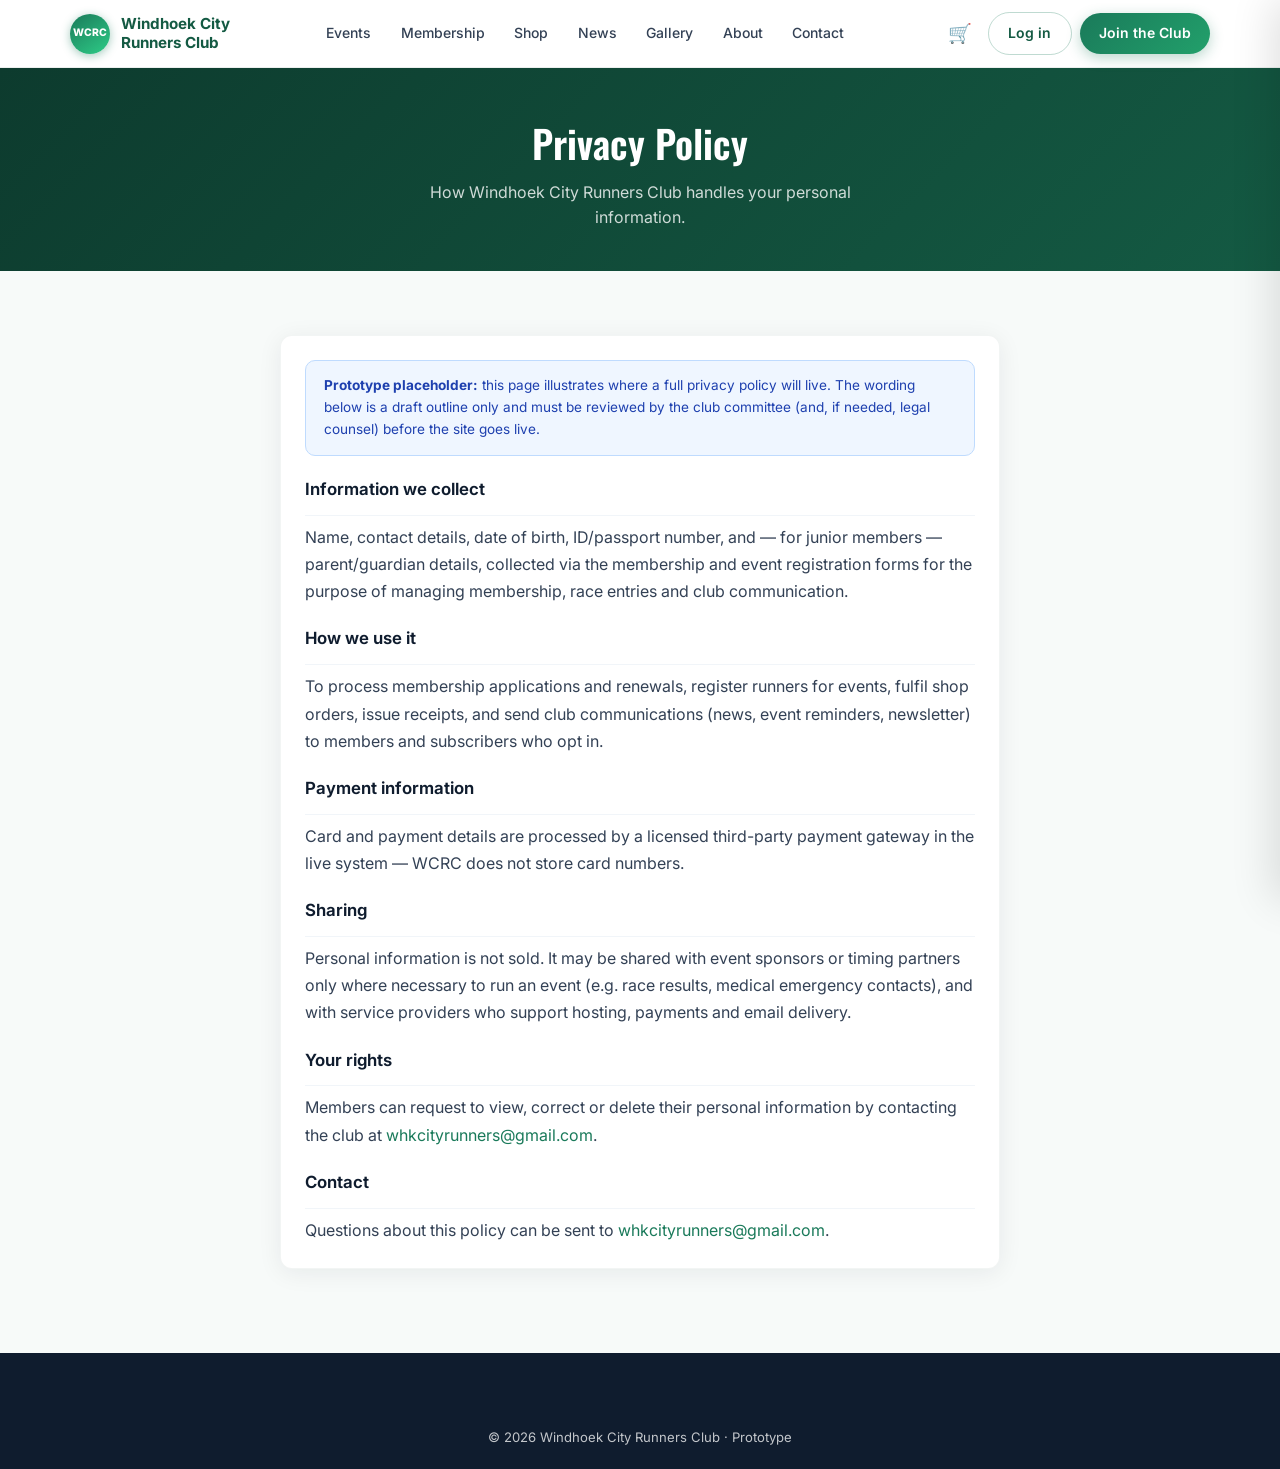
<file: wcrc-full-site/privacy.html>
<!DOCTYPE html>
<html lang="en">
<head>
  <meta charset="UTF-8" />
  <meta name="viewport" content="width=device-width, initial-scale=1.0" />
  <link rel="icon" type="image/svg+xml" href="data:image/svg+xml,%3Csvg xmlns='http://www.w3.org/2000/svg' viewBox='0 0 64 64'%3E%3Ccircle cx='32' cy='32' r='32' fill='%231a7a5a'/%3E%3Ctext x='32' y='42' font-family='Arial,sans-serif' font-size='28' font-weight='bold' fill='%23c4e84a' text-anchor='middle'%3EW%3C/text%3E%3C/svg%3E" />
  <meta name="description" content="Privacy policy for the Windhoek City Runners Club website." />
  <title>Privacy Policy | Windhoek City Runners Club</title>
  <link href="https://fonts.googleapis.com/css2?family=Inter:wght@400;500;600;700;800&family=Oswald:wght@500;600;700&display=swap" rel="stylesheet" />
  <link rel="stylesheet" href="css/styles.css" />
</head>
<body>
  <header class="header">
    <div class="header-inner">
      <a href="index.html" class="logo"><div class="logo-mark">WCRC</div><span>Windhoek City<br>Runners Club</span></a>
      <nav class="nav">
        <a href="events.html">Events</a>
        <a href="membership.html">Membership</a>
        <a href="shop.html">Shop</a>
        <a href="news.html">News</a>
        <a href="gallery.html">Gallery</a>
        <a href="about.html">About</a>
        <a href="contact.html">Contact</a>
      </nav>
      <div class="header-actions">
        <button class="cart-btn" data-open-cart>🛒 <span class="cart-count">0</span></button>
        <a href="login.html" class="btn btn-ghost" data-auth="guest">Log in</a>
        <a href="dashboard.html" class="btn btn-ghost" data-auth="member" style="display:none">My account</a>
        <a href="membership.html" class="btn btn-primary" data-auth="guest">Join the Club</a>
        <button class="menu-toggle"><span></span><span></span><span></span></button>
      </div>
    </div>
  </header>
  <div class="mobile-nav" id="mobile-nav">
    <a href="events.html">Events</a>
    <a href="membership.html">Membership</a>
    <a href="shop.html">Shop</a>
    <a href="news.html">News</a>
    <a href="gallery.html">Gallery</a>
    <a href="about.html">About</a>
    <a href="contact.html">Contact</a>
    <a href="login.html" data-auth="guest">Log in</a>
    <a href="dashboard.html" data-auth="member">My account</a>
  </div>

  <div class="page-hero">
    <h1>Privacy Policy</h1>
    <p>How Windhoek City Runners Club handles your personal information.</p>
  </div>

  <section>
    <div class="section-inner" style="max-width:720px">
      <div class="dash-card">
        <div class="alert alert-info" style="font-size:0.85rem">
          <strong>Prototype placeholder:</strong> this page illustrates where a full privacy policy will live. The wording below is a draft outline only and must be reviewed by the club committee (and, if needed, legal counsel) before the site goes live.
        </div>
        <h3 style="margin:1.25rem 0 0.5rem;font-size:1.05rem">Information we collect</h3>
        <p style="color:var(--slate);line-height:1.7;margin-bottom:1rem">Name, contact details, date of birth, ID/passport number, and — for junior members — parent/guardian details, collected via the membership and event registration forms for the purpose of managing membership, race entries and club communication.</p>
        <h3 style="margin:1.25rem 0 0.5rem;font-size:1.05rem">How we use it</h3>
        <p style="color:var(--slate);line-height:1.7;margin-bottom:1rem">To process membership applications and renewals, register runners for events, fulfil shop orders, issue receipts, and send club communications (news, event reminders, newsletter) to members and subscribers who opt in.</p>
        <h3 style="margin:1.25rem 0 0.5rem;font-size:1.05rem">Payment information</h3>
        <p style="color:var(--slate);line-height:1.7;margin-bottom:1rem">Card and payment details are processed by a licensed third-party payment gateway in the live system — WCRC does not store card numbers.</p>
        <h3 style="margin:1.25rem 0 0.5rem;font-size:1.05rem">Sharing</h3>
        <p style="color:var(--slate);line-height:1.7;margin-bottom:1rem">Personal information is not sold. It may be shared with event sponsors or timing partners only where necessary to run an event (e.g. race results, medical emergency contacts), and with service providers who support hosting, payments and email delivery.</p>
        <h3 style="margin:1.25rem 0 0.5rem;font-size:1.05rem">Your rights</h3>
        <p style="color:var(--slate);line-height:1.7;margin-bottom:1rem">Members can request to view, correct or delete their personal information by contacting the club at <a href="mailto:whkcityrunners@gmail.com" style="color:var(--green-700)">whkcityrunners@gmail.com</a>.</p>
        <h3 style="margin:1.25rem 0 0.5rem;font-size:1.05rem">Contact</h3>
        <p style="color:var(--slate);line-height:1.7">Questions about this policy can be sent to <a href="mailto:whkcityrunners@gmail.com" style="color:var(--green-700)">whkcityrunners@gmail.com</a>.</p>
      </div>
    </div>
  </section>

  <footer class="footer">
    <div class="footer-bottom" style="border:none;justify-content:center"><span>© 2026 Windhoek City Runners Club · Prototype</span></div>
  </footer>

  <div class="cart-overlay" id="cart-overlay"></div>
  <div class="cart-drawer" id="cart-drawer">
    <div class="cart-header"><h3>Your cart</h3><button class="cart-close" id="cart-close">×</button></div>
    <div class="cart-items" id="cart-items"></div>
    <div class="cart-footer hidden" id="cart-footer">
      <div class="cart-total"><span>Total</span><span id="cart-total-amount">N$ 0</span></div>
      <button class="btn btn-primary btn-block" id="checkout-btn">Checkout</button>
    </div>
  </div>
  <script src="js/app.js"></script>
</body>
</html>
</file>
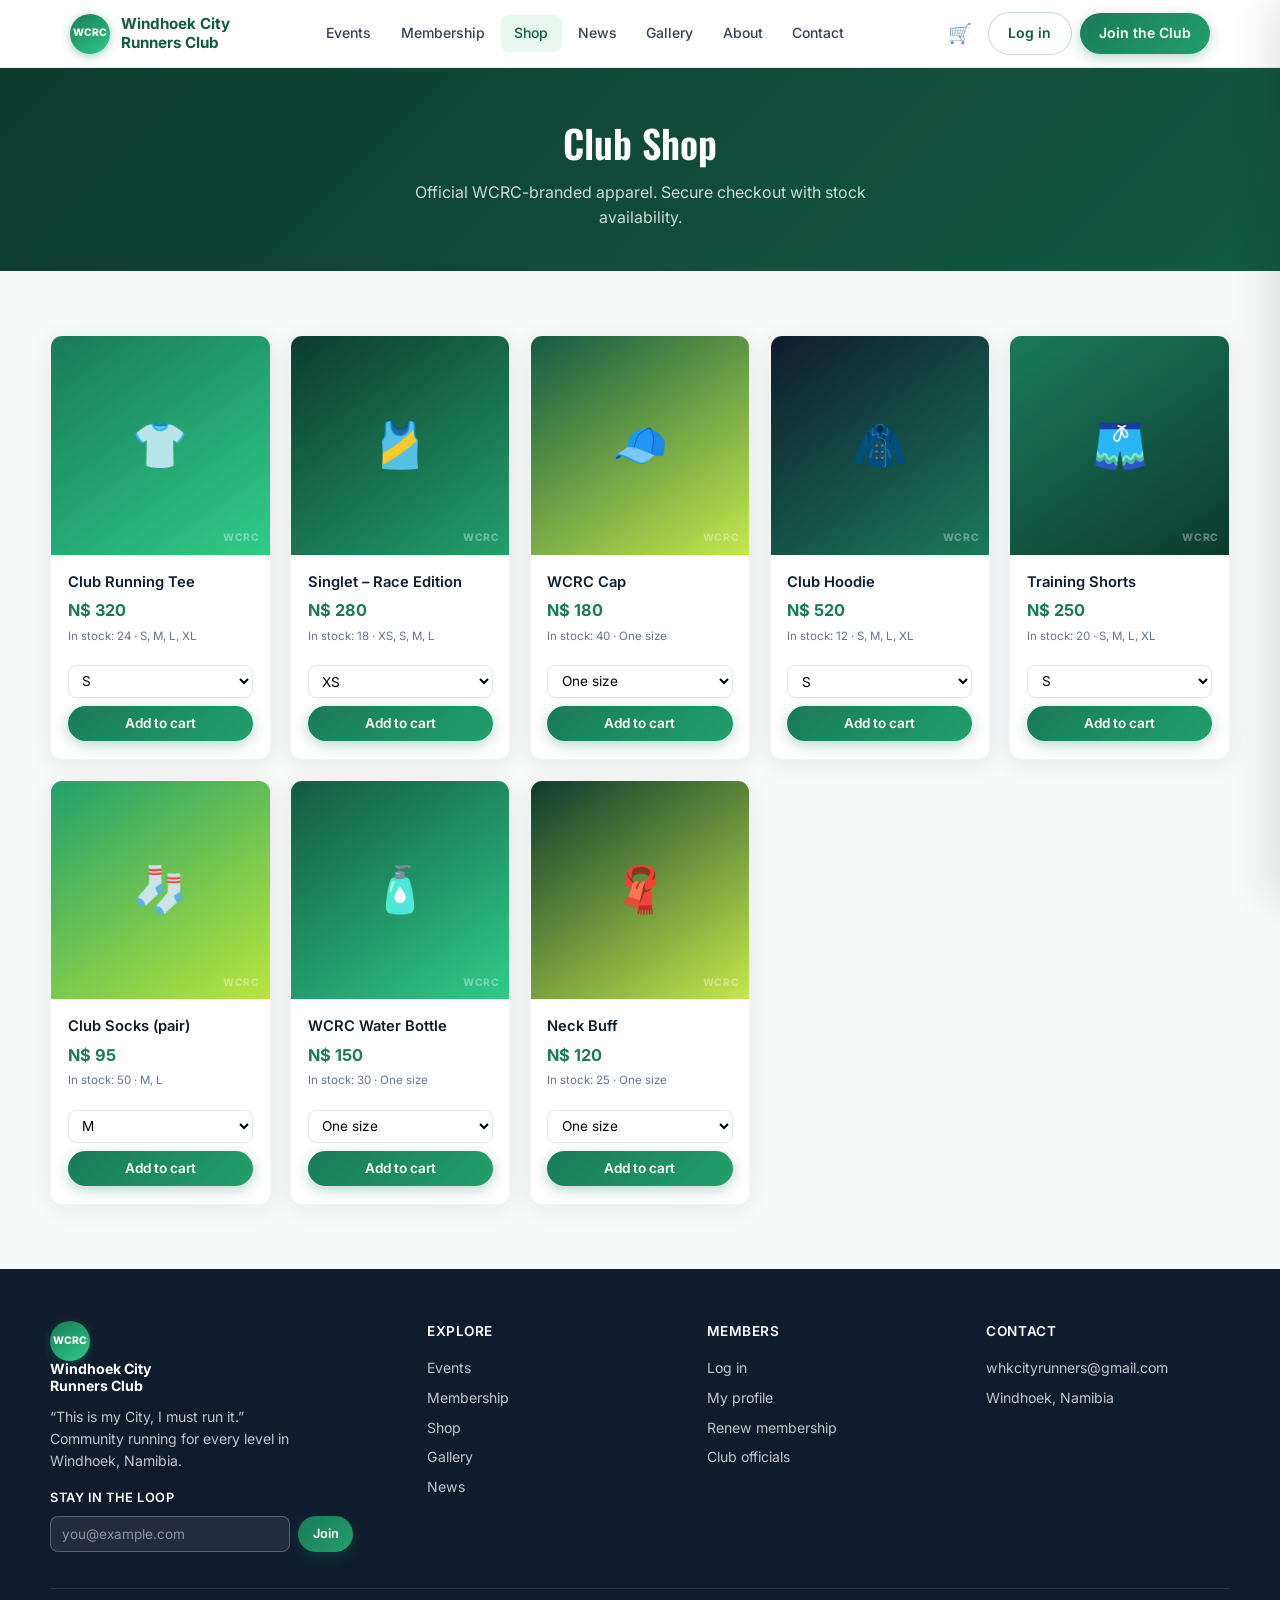
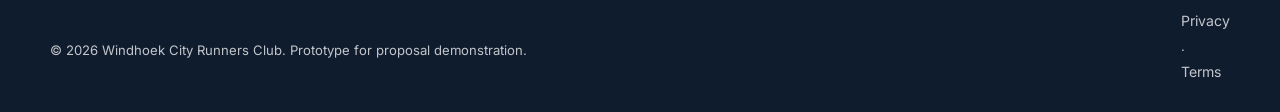
<file: wcrc-full-site/shop.html>
<!DOCTYPE html>
<html lang="en">
<head>
  <meta charset="UTF-8" />
  <meta name="viewport" content="width=device-width, initial-scale=1.0" />
  <link rel="icon" type="image/svg+xml" href="data:image/svg+xml,%3Csvg xmlns='http://www.w3.org/2000/svg' viewBox='0 0 64 64'%3E%3Ccircle cx='32' cy='32' r='32' fill='%231a7a5a'/%3E%3Ctext x='32' y='42' font-family='Arial,sans-serif' font-size='28' font-weight='bold' fill='%23c4e84a' text-anchor='middle'%3EW%3C/text%3E%3C/svg%3E" />
  <title>Shop | Windhoek City Runners Club</title>
  <meta name="description" content="Official Windhoek City Runners Club apparel — shop club kit online." />
  <link href="https://fonts.googleapis.com/css2?family=Inter:wght@400;500;600;700;800&family=Oswald:wght@500;600;700&display=swap" rel="stylesheet" />
  <link rel="stylesheet" href="css/styles.css" />
</head>
<body>
  <header class="header">
    <div class="header-inner">
      <a href="index.html" class="logo"><div class="logo-mark">WCRC</div><span>Windhoek City<br>Runners Club</span></a>
      <nav class="nav">
        <a href="events.html">Events</a>
        <a href="membership.html">Membership</a>
        <a href="shop.html" class="active">Shop</a>
        <a href="news.html">News</a>
        <a href="gallery.html">Gallery</a>
        <a href="about.html">About</a>
        <a href="contact.html">Contact</a>
      </nav>
      <div class="header-actions">
        <button class="cart-btn" data-open-cart>🛒 <span class="cart-count">0</span></button>
        <a href="login.html" class="btn btn-ghost" data-auth="guest">Log in</a>
        <a href="dashboard.html" class="btn btn-ghost" data-auth="member" style="display:none">My account</a>
        <a href="membership.html" class="btn btn-primary" data-auth="guest">Join the Club</a>
        <button class="menu-toggle"><span></span><span></span><span></span></button>
      </div>
    </div>
  </header>
  <div class="mobile-nav" id="mobile-nav">
    <a href="events.html">Events</a>
    <a href="membership.html">Membership</a>
    <a href="shop.html" class="active">Shop</a>
    <a href="news.html">News</a>
    <a href="gallery.html">Gallery</a>
    <a href="about.html">About</a>
    <a href="contact.html">Contact</a>
    <a href="login.html" data-auth="guest">Log in</a>
    <a href="dashboard.html" data-auth="member">My account</a>
    <a href="membership.html" class="btn btn-primary" style="margin-top:0.5rem">Join the Club</a>
  </div>

  <div class="page-hero">
    <h1>Club Shop</h1>
    <p>Official WCRC-branded apparel. Secure checkout with stock availability.</p>
  </div>

  <section>
    <div class="section-inner">
      <div class="shop-grid" id="shop-grid" style="grid-template-columns:repeat(auto-fill,minmax(220px,1fr))"></div>
    </div>
  </section>

  <footer class="footer">
    <div class="footer-inner">
      <div class="footer-brand">
        <a href="index.html" class="logo" style="color:white"><div class="logo-mark">WCRC</div><span>Windhoek City<br>Runners Club</span></a>
        <p>“This is my City, I must run it.” Community running for every level in Windhoek, Namibia.</p>
        <form class="footer-newsletter" data-newsletter-form>
          <label style="display:block;color:white;font-size:0.8rem;font-weight:600;margin:1rem 0 0.5rem;text-transform:uppercase;letter-spacing:0.04em">Stay in the loop</label>
          <div style="display:flex;gap:0.5rem;max-width:280px">
            <input type="email" required placeholder="you@example.com" style="flex:1;padding:0.55rem 0.7rem;border-radius:8px;border:1px solid rgba(255,255,255,0.25);background:rgba(255,255,255,0.08);color:white;font-size:0.85rem" />
            <button type="submit" class="btn btn-primary" style="padding:0.55rem 0.9rem;font-size:0.8rem">Join</button>
          </div>
          <p class="footer-newsletter-ok hidden" style="color:var(--lime);font-size:0.78rem;margin-top:0.5rem">Thanks — you're subscribed! (prototype)</p>
        </form>
      </div>
      <div>
        <h4>Explore</h4>
        <a href="events.html">Events</a>
        <a href="membership.html">Membership</a>
        <a href="shop.html">Shop</a>
        <a href="gallery.html">Gallery</a>
        <a href="news.html">News</a>
      </div>
      <div>
        <h4>Members</h4>
        <a href="login.html">Log in</a>
        <a href="dashboard.html">My profile</a>
        <a href="membership.html">Renew membership</a>
        <a href="admin.html">Club officials</a>
      </div>
      <div>
        <h4>Contact</h4>
        <a href="mailto:whkcityrunners@gmail.com">whkcityrunners@gmail.com</a>
        <a href="contact.html">Windhoek, Namibia</a>
      </div>
    </div>
    <div class="footer-bottom">
      <span>© 2026 Windhoek City Runners Club. Prototype for proposal demonstration.</span>
      <span><a href="privacy.html">Privacy</a> · <a href="terms.html">Terms</a></span>
    </div>
  </footer>

  <div class="cart-overlay" id="cart-overlay"></div>
  <div class="cart-drawer" id="cart-drawer">
    <div class="cart-header"><h3>Your cart</h3><button class="cart-close" id="cart-close">×</button></div>
    <div class="cart-items" id="cart-items"></div>
    <div class="cart-footer hidden" id="cart-footer">
      <div class="cart-total"><span>Total</span><span id="cart-total-amount">N$ 0</span></div>
      <button class="btn btn-primary btn-block" id="checkout-btn">Checkout</button>
    </div>
  </div>

  <script src="js/app.js"></script>
  <script>
    document.getElementById('shop-grid').innerHTML = WCRC.PRODUCTS.map(p => `
      <div class="product-card" data-product="${p.id}">
        <div class="product-img">${p.emoji}</div>
        <div class="product-body">
          <h3>${p.name}</h3>
          <div class="price">N$ ${p.price}</div>
          <div class="sizes">In stock: ${p.stock} · ${p.sizes.join(', ')}</div>
          <div class="form-group" style="margin:0.5rem 0">
            <select style="padding:0.4rem 0.6rem;font-size:0.85rem;border-radius:8px;border:1.5px solid #e2e8f0;width:100%">
              ${p.sizes.map(s => `<option value="${s}">${s}</option>`).join('')}
            </select>
          </div>
          <button class="btn btn-primary btn-block" data-add-cart="${p.id}" style="font-size:0.85rem">Add to cart</button>
        </div>
      </div>
    `).join('');
  </script>
</body>
</html>
</file>
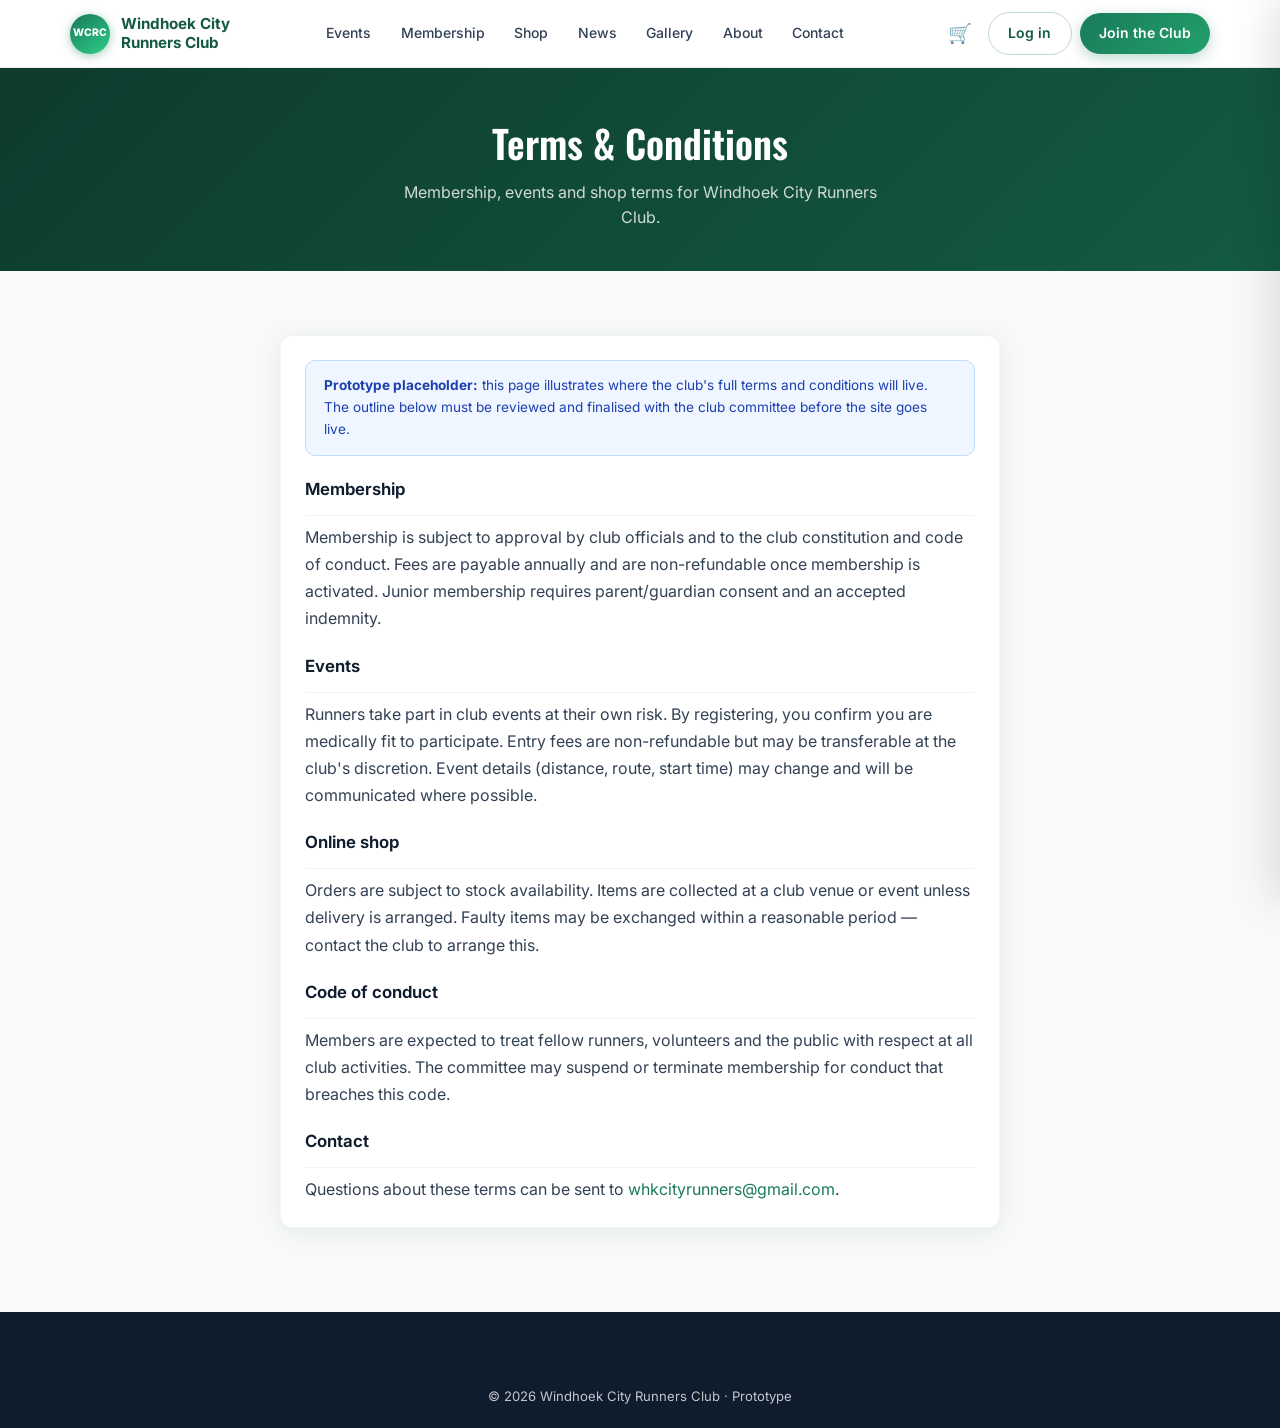
<file: wcrc-full-site/terms.html>
<!DOCTYPE html>
<html lang="en">
<head>
  <meta charset="UTF-8" />
  <meta name="viewport" content="width=device-width, initial-scale=1.0" />
  <link rel="icon" type="image/svg+xml" href="data:image/svg+xml,%3Csvg xmlns='http://www.w3.org/2000/svg' viewBox='0 0 64 64'%3E%3Ccircle cx='32' cy='32' r='32' fill='%231a7a5a'/%3E%3Ctext x='32' y='42' font-family='Arial,sans-serif' font-size='28' font-weight='bold' fill='%23c4e84a' text-anchor='middle'%3EW%3C/text%3E%3C/svg%3E" />
  <meta name="description" content="Terms and conditions for Windhoek City Runners Club membership, events and online shop." />
  <title>Terms & Conditions | Windhoek City Runners Club</title>
  <link href="https://fonts.googleapis.com/css2?family=Inter:wght@400;500;600;700;800&family=Oswald:wght@500;600;700&display=swap" rel="stylesheet" />
  <link rel="stylesheet" href="css/styles.css" />
</head>
<body>
  <header class="header">
    <div class="header-inner">
      <a href="index.html" class="logo"><div class="logo-mark">WCRC</div><span>Windhoek City<br>Runners Club</span></a>
      <nav class="nav">
        <a href="events.html">Events</a>
        <a href="membership.html">Membership</a>
        <a href="shop.html">Shop</a>
        <a href="news.html">News</a>
        <a href="gallery.html">Gallery</a>
        <a href="about.html">About</a>
        <a href="contact.html">Contact</a>
      </nav>
      <div class="header-actions">
        <button class="cart-btn" data-open-cart>🛒 <span class="cart-count">0</span></button>
        <a href="login.html" class="btn btn-ghost" data-auth="guest">Log in</a>
        <a href="dashboard.html" class="btn btn-ghost" data-auth="member" style="display:none">My account</a>
        <a href="membership.html" class="btn btn-primary" data-auth="guest">Join the Club</a>
        <button class="menu-toggle"><span></span><span></span><span></span></button>
      </div>
    </div>
  </header>
  <div class="mobile-nav" id="mobile-nav">
    <a href="events.html">Events</a>
    <a href="membership.html">Membership</a>
    <a href="shop.html">Shop</a>
    <a href="news.html">News</a>
    <a href="gallery.html">Gallery</a>
    <a href="about.html">About</a>
    <a href="contact.html">Contact</a>
    <a href="login.html" data-auth="guest">Log in</a>
    <a href="dashboard.html" data-auth="member">My account</a>
  </div>

  <div class="page-hero">
    <h1>Terms & Conditions</h1>
    <p>Membership, events and shop terms for Windhoek City Runners Club.</p>
  </div>

  <section>
    <div class="section-inner" style="max-width:720px">
      <div class="dash-card">
        <div class="alert alert-info" style="font-size:0.85rem">
          <strong>Prototype placeholder:</strong> this page illustrates where the club's full terms and conditions will live. The outline below must be reviewed and finalised with the club committee before the site goes live.
        </div>
        <h3 style="margin:1.25rem 0 0.5rem;font-size:1.05rem">Membership</h3>
        <p style="color:var(--slate);line-height:1.7;margin-bottom:1rem">Membership is subject to approval by club officials and to the club constitution and code of conduct. Fees are payable annually and are non-refundable once membership is activated. Junior membership requires parent/guardian consent and an accepted indemnity.</p>
        <h3 style="margin:1.25rem 0 0.5rem;font-size:1.05rem">Events</h3>
        <p style="color:var(--slate);line-height:1.7;margin-bottom:1rem">Runners take part in club events at their own risk. By registering, you confirm you are medically fit to participate. Entry fees are non-refundable but may be transferable at the club's discretion. Event details (distance, route, start time) may change and will be communicated where possible.</p>
        <h3 style="margin:1.25rem 0 0.5rem;font-size:1.05rem">Online shop</h3>
        <p style="color:var(--slate);line-height:1.7;margin-bottom:1rem">Orders are subject to stock availability. Items are collected at a club venue or event unless delivery is arranged. Faulty items may be exchanged within a reasonable period — contact the club to arrange this.</p>
        <h3 style="margin:1.25rem 0 0.5rem;font-size:1.05rem">Code of conduct</h3>
        <p style="color:var(--slate);line-height:1.7;margin-bottom:1rem">Members are expected to treat fellow runners, volunteers and the public with respect at all club activities. The committee may suspend or terminate membership for conduct that breaches this code.</p>
        <h3 style="margin:1.25rem 0 0.5rem;font-size:1.05rem">Contact</h3>
        <p style="color:var(--slate);line-height:1.7">Questions about these terms can be sent to <a href="mailto:whkcityrunners@gmail.com" style="color:var(--green-700)">whkcityrunners@gmail.com</a>.</p>
      </div>
    </div>
  </section>

  <footer class="footer">
    <div class="footer-bottom" style="border:none;justify-content:center"><span>© 2026 Windhoek City Runners Club · Prototype</span></div>
  </footer>

  <div class="cart-overlay" id="cart-overlay"></div>
  <div class="cart-drawer" id="cart-drawer">
    <div class="cart-header"><h3>Your cart</h3><button class="cart-close" id="cart-close">×</button></div>
    <div class="cart-items" id="cart-items"></div>
    <div class="cart-footer hidden" id="cart-footer">
      <div class="cart-total"><span>Total</span><span id="cart-total-amount">N$ 0</span></div>
      <button class="btn btn-primary btn-block" id="checkout-btn">Checkout</button>
    </div>
  </div>
  <script src="js/app.js"></script>
</body>
</html>
</file>
<file: wcrc-full-site/css/styles.css>
/* Windhoek City Runners Club — Full Prototype Styles */
:root {
  --green-950: #0a2f24;
  --green-900: #0d3b2e;
  --green-800: #145a43;
  --green-700: #1a7a5a;
  --green-600: #22a06b;
  --green-500: #2ecc87;
  --green-100: #e8f8f1;
  --green-50: #f0fdf6;
  --lime: #c4e84a;
  --lime-dark: #a8d030;
  --navy: #0f1c2e;
  --slate: #334155;
  --muted: #64748b;
  --bg: #f7faf9;
  --white: #ffffff;
  --danger: #dc2626;
  --radius: 12px;
  --shadow: 0 4px 24px rgba(15, 28, 46, 0.07);
  --shadow-lg: 0 12px 40px rgba(15, 28, 46, 0.12);
  --header-h: 68px;
}

* { box-sizing: border-box; margin: 0; padding: 0; }
html { scroll-behavior: smooth; }
body {
  font-family: 'Inter', system-ui, -apple-system, sans-serif;
  color: var(--navy);
  background: var(--bg);
  line-height: 1.6;
  -webkit-font-smoothing: antialiased;
  min-height: 100vh;
  display: flex;
  flex-direction: column;
}
img { max-width: 100%; display: block; }
a { text-decoration: none; color: inherit; }
ul { list-style: none; }
button, input, select, textarea { font-family: inherit; }

/* ========== Header ========== */
.header {
  position: sticky;
  top: 0;
  z-index: 200;
  background: rgba(255,255,255,0.94);
  backdrop-filter: blur(14px);
  border-bottom: 1px solid rgba(13,59,46,0.08);
  height: var(--header-h);
}
.header-inner {
  max-width: 1180px;
  margin: 0 auto;
  padding: 0 1.25rem;
  height: 100%;
  display: flex;
  align-items: center;
  justify-content: space-between;
  gap: 1rem;
}
.logo {
  display: flex;
  align-items: center;
  gap: 0.7rem;
  font-weight: 700;
  font-size: 0.95rem;
  color: var(--green-800);
  line-height: 1.2;
}
.logo-mark {
  width: 40px;
  height: 40px;
  background: linear-gradient(145deg, var(--green-700), var(--green-500));
  border-radius: 50%;
  display: grid;
  place-items: center;
  color: white;
  font-size: 0.65rem;
  font-weight: 800;
  letter-spacing: -0.02em;
  box-shadow: 0 2px 10px rgba(26,122,90,0.4);
  flex-shrink: 0;
}
.nav {
  display: flex;
  align-items: center;
  gap: 0.15rem;
}
.nav a {
  padding: 0.45rem 0.85rem;
  font-size: 0.875rem;
  font-weight: 500;
  color: var(--slate);
  border-radius: 8px;
  transition: all 0.15s;
}
.nav a:hover, .nav a.active {
  color: var(--green-800);
  background: var(--green-100);
}
.header-actions {
  display: flex;
  align-items: center;
  gap: 0.5rem;
}
.cart-btn {
  position: relative;
  background: none;
  border: none;
  padding: 0.5rem;
  cursor: pointer;
  color: var(--slate);
  font-size: 1.2rem;
}
.cart-count {
  position: absolute;
  top: 0;
  right: 0;
  background: var(--green-600);
  color: white;
  font-size: 0.65rem;
  font-weight: 700;
  width: 18px;
  height: 18px;
  border-radius: 50%;
  display: grid;
  place-items: center;
}
.btn {
  display: inline-flex;
  align-items: center;
  justify-content: center;
  gap: 0.4rem;
  padding: 0.6rem 1.2rem;
  font-size: 0.875rem;
  font-weight: 600;
  border-radius: 999px;
  border: none;
  cursor: pointer;
  transition: all 0.2s;
  white-space: nowrap;
}
.btn-primary {
  background: linear-gradient(135deg, var(--green-700), var(--green-600));
  color: white;
  box-shadow: 0 4px 14px rgba(26,122,90,0.3);
}
.btn-primary:hover {
  transform: translateY(-1px);
  box-shadow: 0 6px 20px rgba(26,122,90,0.4);
}
.btn-ghost {
  background: transparent;
  color: var(--green-800);
  border: 1.5px solid rgba(26,122,90,0.28);
}
.btn-ghost:hover { background: var(--green-100); }
.btn-white {
  background: white;
  color: var(--green-800);
}
.btn-white:hover { background: var(--green-50); }
.btn-lg { padding: 0.85rem 1.6rem; font-size: 0.95rem; }
.btn-block { width: 100%; }
.btn:disabled { opacity: 0.55; cursor: not-allowed; transform: none !important; }
.menu-toggle {
  display: none;
  background: none;
  border: none;
  padding: 0.4rem;
  cursor: pointer;
}
.menu-toggle span {
  display: block;
  width: 22px;
  height: 2px;
  background: var(--navy);
  margin: 5px 0;
  border-radius: 2px;
}

/* Mobile nav */
.mobile-nav {
  display: none;
  position: fixed;
  inset: var(--header-h) 0 0 0;
  background: white;
  z-index: 190;
  padding: 1.5rem;
  flex-direction: column;
  gap: 0.5rem;
}
.mobile-nav.open { display: flex; }
.mobile-nav a {
  padding: 0.85rem 1rem;
  font-weight: 500;
  border-radius: 10px;
  color: var(--slate);
}
.mobile-nav a:hover, .mobile-nav a.active {
  background: var(--green-100);
  color: var(--green-800);
}

/* ========== Hero ========== */
.hero {
  position: relative;
  background: linear-gradient(160deg, var(--green-950) 0%, var(--green-900) 40%, var(--green-800) 100%);
  color: white;
  overflow: hidden;
  padding: 4rem 1.25rem 4.5rem;
}
.hero::before {
  content: '';
  position: absolute;
  inset: 0;
  background:
    radial-gradient(ellipse 70% 50% at 75% 15%, rgba(196,232,74,0.14), transparent),
    radial-gradient(ellipse 50% 40% at 5% 85%, rgba(46,204,135,0.1), transparent);
  pointer-events: none;
}
.hero-inner {
  max-width: 1180px;
  margin: 0 auto;
  position: relative;
  display: grid;
  grid-template-columns: 1.15fr 0.85fr;
  gap: 2.5rem;
  align-items: center;
}
.hero-badge {
  display: inline-flex;
  align-items: center;
  gap: 0.45rem;
  background: rgba(255,255,255,0.1);
  border: 1px solid rgba(255,255,255,0.14);
  padding: 0.3rem 0.8rem;
  border-radius: 999px;
  font-size: 0.78rem;
  font-weight: 500;
  margin-bottom: 1.1rem;
}
.hero-badge i {
  width: 6px; height: 6px;
  background: var(--lime);
  border-radius: 50%;
}
.hero h1 {
  font-family: 'Oswald', sans-serif;
  font-size: clamp(2.2rem, 4.8vw, 3.4rem);
  font-weight: 700;
  line-height: 1.12;
  letter-spacing: -0.02em;
  margin-bottom: 0.9rem;
}
.hero h1 em { font-style: normal; color: var(--lime); }
.hero-lead {
  font-size: 1.1rem;
  color: rgba(255,255,255,0.85);
  max-width: 30rem;
  margin-bottom: 1.6rem;
}
.hero-ctas { display: flex; flex-wrap: wrap; gap: 0.7rem; margin-bottom: 1.75rem; }
.hero-stats {
  display: flex;
  gap: 1.75rem;
  padding-top: 1.35rem;
  border-top: 1px solid rgba(255,255,255,0.12);
}
.hero-stat strong {
  display: block;
  font-family: 'Oswald', sans-serif;
  font-size: 1.65rem;
  font-weight: 600;
  color: var(--lime);
}
.hero-stat span { font-size: 0.8rem; color: rgba(255,255,255,0.65); }

.hero-card {
  background: rgba(255,255,255,0.07);
  border: 1px solid rgba(255,255,255,0.12);
  border-radius: 16px;
  padding: 1.4rem;
  backdrop-filter: blur(8px);
}
.hero-card h3 {
  font-size: 0.78rem;
  text-transform: uppercase;
  letter-spacing: 0.07em;
  color: var(--lime);
  margin-bottom: 0.7rem;
}
.countdown {
  display: grid;
  grid-template-columns: repeat(4, 1fr);
  gap: 0.45rem;
  margin-bottom: 1.1rem;
}
.countdown-item {
  background: rgba(0,0,0,0.28);
  border-radius: 10px;
  padding: 0.65rem 0.3rem;
  text-align: center;
}
.countdown-item strong {
  display: block;
  font-family: 'Oswald', sans-serif;
  font-size: 1.4rem;
  font-weight: 600;
}
.countdown-item span {
  font-size: 0.65rem;
  opacity: 0.75;
  text-transform: uppercase;
}
.event-title { font-weight: 600; font-size: 1.02rem; margin-bottom: 0.3rem; }
.event-meta { font-size: 0.82rem; color: rgba(255,255,255,0.7); margin-bottom: 1rem; }

/* ========== Sections ========== */
section { padding: 4rem 1.25rem; }
.section-inner { max-width: 1180px; margin: 0 auto; }
.section-header {
  text-align: center;
  max-width: 620px;
  margin: 0 auto 2.5rem;
}
.section-header .eyebrow {
  display: inline-block;
  font-size: 0.78rem;
  font-weight: 600;
  text-transform: uppercase;
  letter-spacing: 0.08em;
  color: var(--green-600);
  margin-bottom: 0.4rem;
}
.section-header h2 {
  font-family: 'Oswald', sans-serif;
  font-size: clamp(1.65rem, 3.2vw, 2.2rem);
  font-weight: 600;
  color: var(--navy);
  margin-bottom: 0.6rem;
}
.section-header p { color: var(--muted); font-size: 1.02rem; }

.page-hero {
  background: linear-gradient(135deg, var(--green-900), var(--green-800));
  color: white;
  padding: 2.75rem 1.25rem 2.5rem;
  text-align: center;
}
.page-hero h1 {
  font-family: 'Oswald', sans-serif;
  font-size: clamp(1.8rem, 3.5vw, 2.4rem);
  font-weight: 600;
  margin-bottom: 0.4rem;
}
.page-hero p { color: rgba(255,255,255,0.8); max-width: 480px; margin: 0 auto; }

/* Cards */
.features {
  display: grid;
  grid-template-columns: repeat(3, 1fr);
  gap: 1.35rem;
}
.feature-card {
  background: var(--white);
  border-radius: var(--radius);
  padding: 1.6rem;
  box-shadow: var(--shadow);
  border: 1px solid rgba(13,59,46,0.05);
  transition: transform 0.2s, box-shadow 0.2s;
}
.feature-card:hover {
  transform: translateY(-3px);
  box-shadow: var(--shadow-lg);
}
.feature-icon {
  width: 44px; height: 44px;
  background: var(--green-100);
  border-radius: 11px;
  display: grid;
  place-items: center;
  font-size: 1.3rem;
  margin-bottom: 1rem;
}
.feature-card h3 { font-size: 1.05rem; font-weight: 650; margin-bottom: 0.4rem; }
.feature-card p { font-size: 0.92rem; color: var(--muted); }

/* Events */
.events-grid {
  display: grid;
  grid-template-columns: repeat(3, 1fr);
  gap: 1.35rem;
}
.event-card {
  background: var(--white);
  border-radius: var(--radius);
  overflow: hidden;
  box-shadow: var(--shadow);
  border: 1px solid rgba(13,59,46,0.05);
  display: flex;
  flex-direction: column;
  transition: transform 0.2s, box-shadow 0.2s;
}
.event-card:hover {
  transform: translateY(-3px);
  box-shadow: var(--shadow-lg);
}
.event-card-top {
  background: linear-gradient(135deg, var(--green-800), var(--green-600));
  color: white;
  padding: 1.15rem 1.25rem;
  display: flex;
  justify-content: space-between;
  align-items: flex-start;
}
.event-date {
  font-family: 'Oswald', sans-serif;
  font-size: 1.5rem;
  font-weight: 600;
  line-height: 1;
}
.event-date span {
  display: block;
  font-size: 0.72rem;
  font-weight: 500;
  opacity: 0.85;
  text-transform: uppercase;
  letter-spacing: 0.04em;
  margin-top: 0.15rem;
}
.event-badge {
  background: rgba(255,255,255,0.2);
  font-size: 0.68rem;
  font-weight: 600;
  padding: 0.22rem 0.55rem;
  border-radius: 999px;
  text-transform: uppercase;
}
.event-card-body {
  padding: 1.15rem 1.25rem 1.35rem;
  flex: 1;
  display: flex;
  flex-direction: column;
}
.event-card-body h3 { font-size: 1.05rem; font-weight: 650; margin-bottom: 0.35rem; }
.event-card-body p { font-size: 0.88rem; color: var(--muted); margin-bottom: 0.85rem; flex: 1; }
.event-card-body .meta {
  font-size: 0.78rem;
  color: var(--slate);
  margin-bottom: 1rem;
  display: flex;
  gap: 0.9rem;
  flex-wrap: wrap;
}

/* Membership band */
.membership-band {
  background: linear-gradient(135deg, var(--navy) 0%, #1a2d45 100%);
  color: white;
  padding: 3.75rem 1.25rem;
}
.membership-inner {
  max-width: 1180px;
  margin: 0 auto;
  display: grid;
  grid-template-columns: 1fr 1fr;
  gap: 2.5rem;
  align-items: center;
}
.membership-band h2 {
  font-family: 'Oswald', sans-serif;
  font-size: clamp(1.65rem, 2.8vw, 2.1rem);
  margin-bottom: 0.65rem;
}
.membership-band p {
  color: rgba(255,255,255,0.8);
  margin-bottom: 1.4rem;
  max-width: 28rem;
}
.pricing-cards {
  display: grid;
  grid-template-columns: 1fr 1fr;
  gap: 1rem;
}
.price-card {
  background: rgba(255,255,255,0.06);
  border: 1px solid rgba(255,255,255,0.1);
  border-radius: 12px;
  padding: 1.25rem;
}
.price-card.featured {
  background: rgba(196,232,74,0.12);
  border-color: rgba(196,232,74,0.35);
}
.price-card h4 { font-size: 0.88rem; font-weight: 600; margin-bottom: 0.3rem; }
.price-card .amount {
  font-family: 'Oswald', sans-serif;
  font-size: 1.65rem;
  font-weight: 600;
  color: var(--lime);
}
.price-card .amount small { font-size: 0.8rem; font-weight: 500; opacity: 0.8; }
.price-card ul { margin-top: 0.7rem; font-size: 0.82rem; color: rgba(255,255,255,0.75); }
.price-card li {
  padding: 0.18rem 0;
  padding-left: 1.05rem;
  position: relative;
}
.price-card li::before {
  content: '✓';
  position: absolute;
  left: 0;
  color: var(--lime);
  font-weight: 700;
}

/* Shop */
.shop-grid {
  display: grid;
  grid-template-columns: repeat(4, 1fr);
  gap: 1.2rem;
}
.product-card {
  background: var(--white);
  border-radius: var(--radius);
  overflow: hidden;
  box-shadow: var(--shadow);
  border: 1px solid rgba(13,59,46,0.05);
  transition: transform 0.2s;
  display: flex;
  flex-direction: column;
}
.product-card:hover { transform: translateY(-3px); }
.product-img {
  aspect-ratio: 1;
  background: linear-gradient(145deg, var(--green-800) 0%, var(--green-600) 55%, var(--green-500) 100%);
  display: grid;
  place-items: center;
  font-size: 2.8rem;
  color: white;
  position: relative;
  overflow: hidden;
}
.product-img::after {
  content: 'WCRC';
  position: absolute;
  bottom: 8px;
  right: 10px;
  font-size: 0.65rem;
  font-weight: 800;
  letter-spacing: 0.06em;
  opacity: 0.35;
  color: white;
}
.product-card[data-product="tee"] .product-img { background: linear-gradient(145deg, #1a7a5a, #2ecc87); }
.product-card[data-product="singlet"] .product-img { background: linear-gradient(145deg, #0d3b2e, #22a06b); }
.product-card[data-product="cap"] .product-img { background: linear-gradient(145deg, #145a43, #c4e84a); color: var(--navy); }
.product-card[data-product="hoodie"] .product-img { background: linear-gradient(145deg, #0f1c2e, #1a7a5a); }
.product-card[data-product="shorts"] .product-img { background: linear-gradient(145deg, #1a7a5a, #0d3b2e); }
.product-card[data-product="socks"] .product-img { background: linear-gradient(145deg, #22a06b, #b8e63a); color: var(--navy); }
.product-card[data-product="bottle"] .product-img { background: linear-gradient(145deg, #145a43, #2ecc87); }
.product-card[data-product="buff"] .product-img { background: linear-gradient(145deg, #0d3b2e, #c4e84a); }
.product-body { padding: 1rem 1.05rem 1.15rem; flex: 1; display: flex; flex-direction: column; }
.product-body h3 { font-size: 0.92rem; font-weight: 600; margin-bottom: 0.2rem; }
.product-body .price { font-weight: 700; color: var(--green-700); font-size: 1.02rem; }
.product-body .sizes { font-size: 0.72rem; color: var(--muted); margin: 0.2rem 0 0.75rem; }
.product-body .btn { margin-top: auto; }

/* News */
.news-grid {
  display: grid;
  grid-template-columns: 1.4fr 1fr 1fr;
  gap: 1.35rem;
}
.news-card {
  background: var(--white);
  border-radius: var(--radius);
  overflow: hidden;
  box-shadow: var(--shadow);
  border: 1px solid rgba(13,59,46,0.05);
}
.news-card.featured .news-img { height: 200px; }
.news-img {
  height: 130px;
  background: linear-gradient(135deg, var(--green-800), var(--green-600));
}
.news-body { padding: 1.1rem 1.2rem 1.25rem; }
.news-date {
  font-size: 0.72rem;
  color: var(--muted);
  text-transform: uppercase;
  letter-spacing: 0.04em;
  margin-bottom: 0.35rem;
}
.news-body h3 {
  font-size: 1.02rem;
  font-weight: 650;
  margin-bottom: 0.35rem;
  line-height: 1.35;
}
.news-body p { font-size: 0.88rem; color: var(--muted); }

/* Forms */
.form-card {
  background: var(--white);
  border-radius: 16px;
  box-shadow: var(--shadow-lg);
  border: 1px solid rgba(13,59,46,0.06);
  padding: 2rem;
  max-width: 560px;
  margin: 0 auto;
}
.form-group { margin-bottom: 1.15rem; }
.form-group label {
  display: block;
  font-size: 0.85rem;
  font-weight: 600;
  color: var(--slate);
  margin-bottom: 0.35rem;
}
.form-group label .req { color: var(--danger); }
.form-group input,
.form-group select,
.form-group textarea {
  width: 100%;
  padding: 0.7rem 0.9rem;
  border: 1.5px solid #e2e8f0;
  border-radius: 10px;
  font-size: 0.95rem;
  transition: border-color 0.15s, box-shadow 0.15s;
  background: white;
}
.form-group input:focus,
.form-group select:focus,
.form-group textarea:focus {
  outline: none;
  border-color: var(--green-600);
  box-shadow: 0 0 0 3px rgba(34,160,107,0.15);
}
.form-row {
  display: grid;
  grid-template-columns: 1fr 1fr;
  gap: 1rem;
}
.form-hint { font-size: 0.78rem; color: var(--muted); margin-top: 0.3rem; }
.form-error {
  font-size: 0.8rem;
  color: var(--danger);
  margin-top: 0.3rem;
  display: none;
}
.form-group.error input,
.form-group.error select { border-color: var(--danger); }
.form-group.error .form-error { display: block; }
.checkbox-group {
  display: flex;
  align-items: flex-start;
  gap: 0.6rem;
  margin-bottom: 1rem;
}
.checkbox-group input { margin-top: 0.25rem; width: auto; }
.checkbox-group label { font-weight: 400; font-size: 0.9rem; }

/* Alerts */
.alert {
  padding: 0.9rem 1.1rem;
  border-radius: 10px;
  font-size: 0.9rem;
  margin-bottom: 1.25rem;
}
.alert-success {
  background: var(--green-100);
  color: var(--green-800);
  border: 1px solid rgba(26,122,90,0.2);
}
.alert-info {
  background: #eff6ff;
  color: #1e40af;
  border: 1px solid #bfdbfe;
}

/* Dashboard */
.dash-layout {
  display: grid;
  grid-template-columns: 240px 1fr;
  gap: 1.75rem;
  max-width: 1180px;
  margin: 0 auto;
  padding: 2rem 1.25rem 3rem;
}
.dash-sidebar {
  background: var(--white);
  border-radius: var(--radius);
  box-shadow: var(--shadow);
  padding: 1.25rem 0;
  height: fit-content;
  position: sticky;
  top: calc(var(--header-h) + 1rem);
}
.dash-sidebar a {
  display: block;
  padding: 0.7rem 1.25rem;
  font-size: 0.9rem;
  font-weight: 500;
  color: var(--slate);
  border-left: 3px solid transparent;
}
.dash-sidebar a:hover, .dash-sidebar a.active {
  background: var(--green-50);
  color: var(--green-800);
  border-left-color: var(--green-600);
}
.dash-main { min-width: 0; }
.dash-card {
  background: var(--white);
  border-radius: var(--radius);
  box-shadow: var(--shadow);
  border: 1px solid rgba(13,59,46,0.05);
  padding: 1.5rem;
  margin-bottom: 1.25rem;
}
.dash-card h3 {
  font-size: 1.05rem;
  font-weight: 650;
  margin-bottom: 1rem;
  padding-bottom: 0.75rem;
  border-bottom: 1px solid #f1f5f9;
}
.status-badge {
  display: inline-flex;
  align-items: center;
  gap: 0.35rem;
  padding: 0.25rem 0.7rem;
  border-radius: 999px;
  font-size: 0.78rem;
  font-weight: 600;
}
.status-active { background: var(--green-100); color: var(--green-800); }
.status-pending { background: #fef3c7; color: #92400e; }
.status-lapsed { background: #fee2e2; color: #991b1b; }

/* Cart drawer */
.cart-drawer {
  position: fixed;
  top: 0;
  right: 0;
  width: min(400px, 100vw);
  height: 100vh;
  background: white;
  box-shadow: -8px 0 40px rgba(0,0,0,0.12);
  z-index: 300;
  transform: translateX(100%);
  transition: transform 0.3s ease;
  display: flex;
  flex-direction: column;
}
.cart-drawer.open { transform: translateX(0); }
.cart-overlay {
  position: fixed;
  inset: 0;
  background: rgba(15,28,46,0.4);
  z-index: 290;
  opacity: 0;
  pointer-events: none;
  transition: opacity 0.3s;
}
.cart-overlay.open { opacity: 1; pointer-events: auto; }
.cart-header {
  padding: 1.15rem 1.35rem;
  border-bottom: 1px solid #e2e8f0;
  display: flex;
  justify-content: space-between;
  align-items: center;
}
.cart-header h3 { font-size: 1.1rem; font-weight: 650; }
.cart-close {
  background: none;
  border: none;
  font-size: 1.4rem;
  cursor: pointer;
  color: var(--muted);
  line-height: 1;
}
.cart-items {
  flex: 1;
  overflow-y: auto;
  padding: 1rem 1.35rem;
}
.cart-item {
  display: flex;
  gap: 0.9rem;
  padding: 0.9rem 0;
  border-bottom: 1px solid #f1f5f9;
}
.cart-item-img {
  width: 56px;
  height: 56px;
  background: #e2e8f0;
  border-radius: 8px;
  display: grid;
  place-items: center;
  font-size: 1.4rem;
  flex-shrink: 0;
}
.cart-item-info { flex: 1; min-width: 0; }
.cart-item-info h4 { font-size: 0.9rem; font-weight: 600; }
.cart-item-info .meta { font-size: 0.78rem; color: var(--muted); }
.cart-item-price { font-weight: 700; color: var(--green-700); font-size: 0.95rem; }
.cart-remove {
  background: none;
  border: none;
  color: var(--muted);
  cursor: pointer;
  font-size: 0.8rem;
  margin-top: 0.25rem;
}
.cart-remove:hover { color: var(--danger); }
.cart-footer {
  padding: 1.15rem 1.35rem;
  border-top: 1px solid #e2e8f0;
}
.cart-total {
  display: flex;
  justify-content: space-between;
  font-weight: 700;
  font-size: 1.1rem;
  margin-bottom: 1rem;
}
.cart-empty {
  text-align: center;
  padding: 3rem 1rem;
  color: var(--muted);
}

/* Footer */
.footer {
  background: var(--navy);
  color: rgba(255,255,255,0.75);
  padding: 3.25rem 1.25rem 1.35rem;
  margin-top: auto;
}
.footer-inner {
  max-width: 1180px;
  margin: 0 auto;
  display: grid;
  grid-template-columns: 1.4fr 1fr 1fr 1fr;
  gap: 2.25rem;
  margin-bottom: 2.25rem;
}
.footer h4 {
  color: white;
  font-size: 0.85rem;
  font-weight: 600;
  margin-bottom: 0.9rem;
  text-transform: uppercase;
  letter-spacing: 0.04em;
}
.footer a {
  display: block;
  font-size: 0.88rem;
  margin-bottom: 0.45rem;
  transition: color 0.15s;
}
.footer a:hover { color: var(--lime); }
.footer-brand p {
  font-size: 0.88rem;
  max-width: 250px;
  margin-top: 0.7rem;
  line-height: 1.55;
}
.footer-bottom {
  max-width: 1180px;
  margin: 0 auto;
  padding-top: 1.35rem;
  border-top: 1px solid rgba(255,255,255,0.1);
  display: flex;
  justify-content: space-between;
  align-items: center;
  flex-wrap: wrap;
  gap: 0.75rem;
  font-size: 0.82rem;
}

/* Gallery */
.gallery-grid {
  display: grid;
  grid-template-columns: repeat(4, 1fr);
  gap: 1.2rem;
}
.gallery-tile {
  background: var(--white);
  border-radius: var(--radius);
  overflow: hidden;
  box-shadow: var(--shadow);
  border: 1px solid rgba(13,59,46,0.05);
  transition: transform 0.2s, box-shadow 0.2s;
}
.gallery-tile:hover { transform: translateY(-3px); box-shadow: var(--shadow-lg); }
.gallery-img {
  aspect-ratio: 1;
  display: grid;
  place-items: center;
  font-size: 2.4rem;
  color: white;
}
.gallery-tile:nth-child(8n+1) .gallery-img { background: linear-gradient(145deg, #1a7a5a, #2ecc87); }
.gallery-tile:nth-child(8n+2) .gallery-img { background: linear-gradient(145deg, #0d3b2e, #22a06b); }
.gallery-tile:nth-child(8n+3) .gallery-img { background: linear-gradient(145deg, #145a43, #c4e84a); color: var(--navy); }
.gallery-tile:nth-child(8n+4) .gallery-img { background: linear-gradient(145deg, #0f1c2e, #1a7a5a); }
.gallery-tile:nth-child(8n+5) .gallery-img { background: linear-gradient(145deg, #1a7a5a, #0d3b2e); }
.gallery-tile:nth-child(8n+6) .gallery-img { background: linear-gradient(145deg, #22a06b, #b8e63a); color: var(--navy); }
.gallery-tile:nth-child(8n+7) .gallery-img { background: linear-gradient(145deg, #145a43, #2ecc87); }
.gallery-tile:nth-child(8n+8) .gallery-img { background: linear-gradient(145deg, #0d3b2e, #c4e84a); }
.gallery-tile figcaption {
  padding: 0.75rem 0.9rem 1rem;
  font-size: 0.82rem;
  font-weight: 600;
  color: var(--slate);
}

/* Footer newsletter */
.footer-newsletter input::placeholder { color: rgba(255,255,255,0.5); }
.footer-newsletter input:focus { outline: none; border-color: var(--lime); }

/* Utility */
.container { max-width: 1180px; margin: 0 auto; padding: 0 1.25rem; }
.text-center { text-align: center; }
.mt-2 { margin-top: 1.5rem; }
.mb-2 { margin-bottom: 1.5rem; }
.hidden { display: none !important; }

/* Responsive */
@media (max-width: 960px) {
  .nav, .header-actions .btn-ghost { display: none; }
  .menu-toggle { display: block; }
  .hero-inner { grid-template-columns: 1fr; gap: 2.25rem; }
  .features, .events-grid { grid-template-columns: 1fr 1fr; }
  .shop-grid { grid-template-columns: 1fr 1fr; }
  .news-grid { grid-template-columns: 1fr; }
  .membership-inner { grid-template-columns: 1fr; }
  .footer-inner { grid-template-columns: 1fr 1fr; }
  .dash-layout { grid-template-columns: 1fr; }
  .dash-sidebar { position: static; display: flex; overflow-x: auto; padding: 0.5rem; gap: 0.25rem; }
  .dash-sidebar a { border-left: none; border-bottom: 3px solid transparent; white-space: nowrap; }
  .dash-sidebar a.active { border-bottom-color: var(--green-600); }
  .form-row { grid-template-columns: 1fr; }
}
@media (max-width: 600px) {
  .features, .events-grid, .shop-grid, .pricing-cards, .footer-inner, .gallery-grid { grid-template-columns: 1fr 1fr; }
  .hero-stats { gap: 1.1rem; flex-wrap: wrap; }
  .hero { padding: 2.75rem 1.15rem 3.25rem; }
}
@media (max-width: 960px) {
  .gallery-grid { grid-template-columns: 1fr 1fr; }
}
</file>
